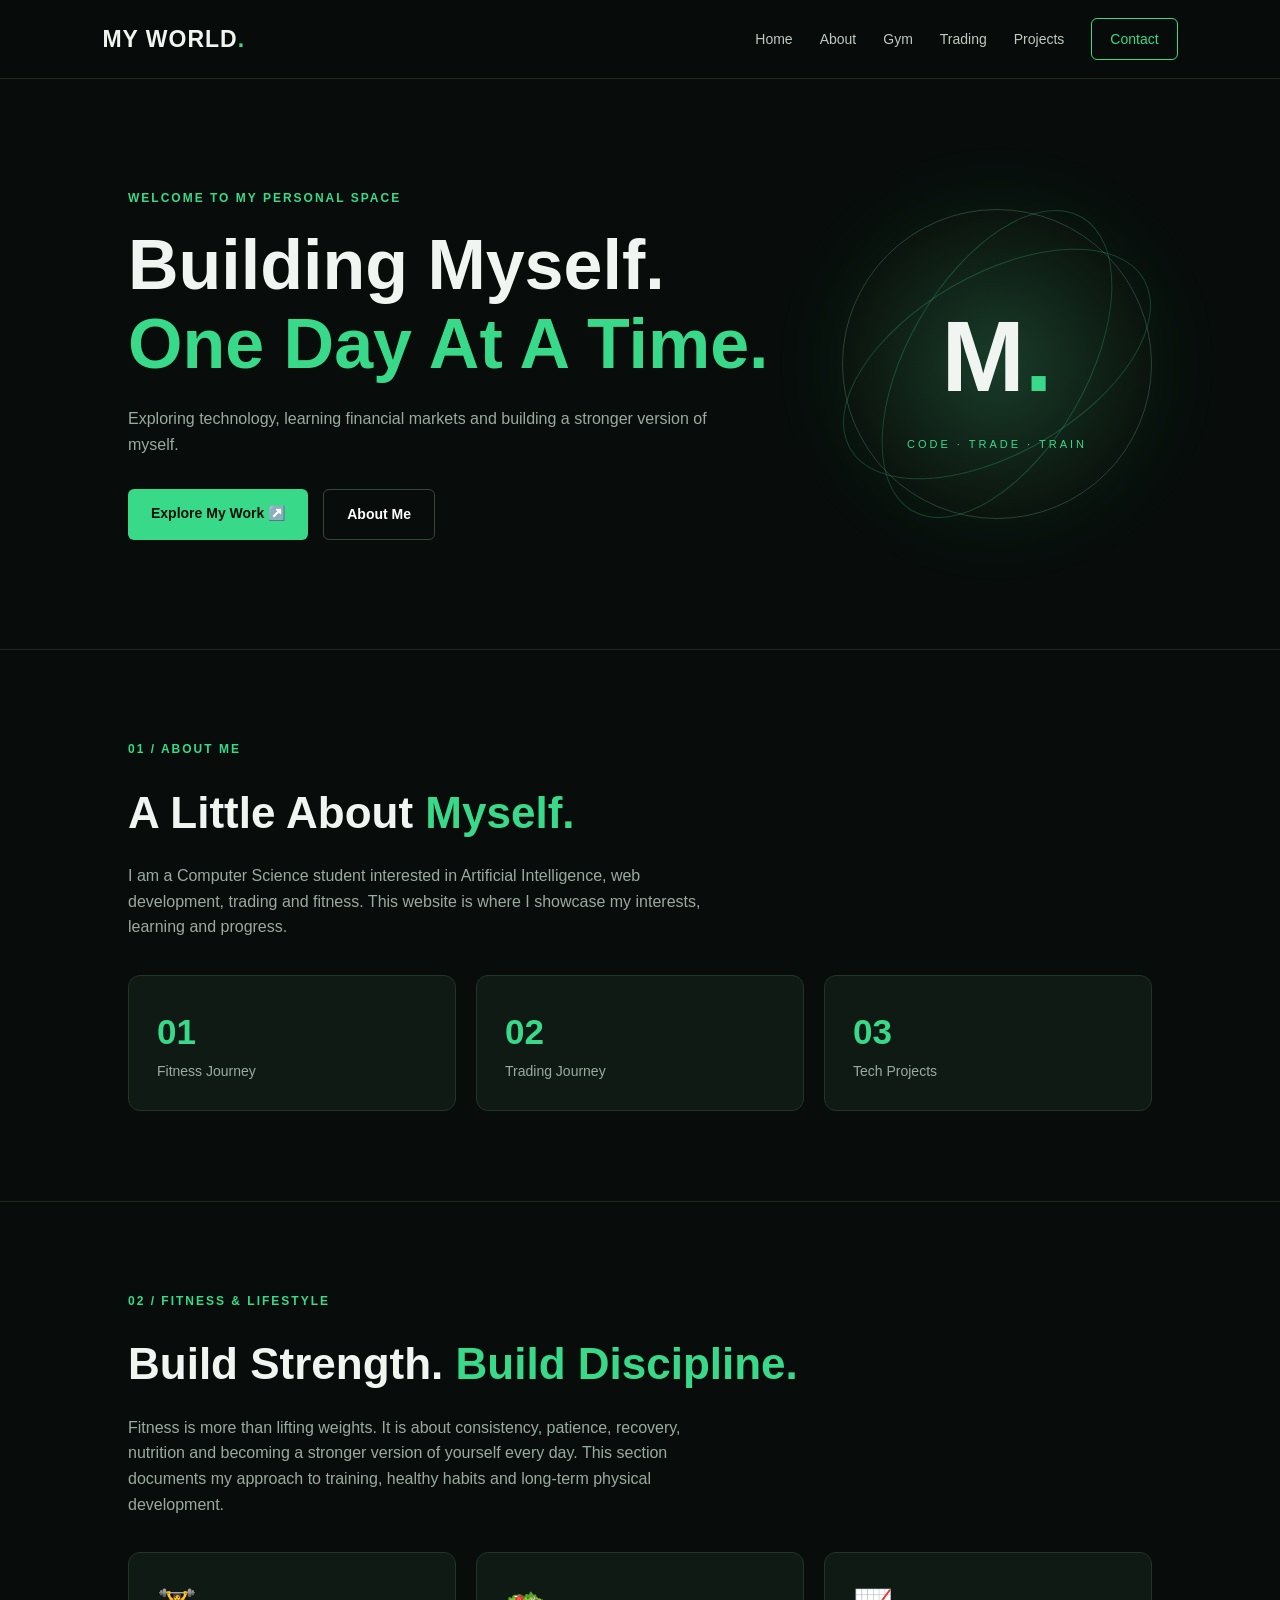
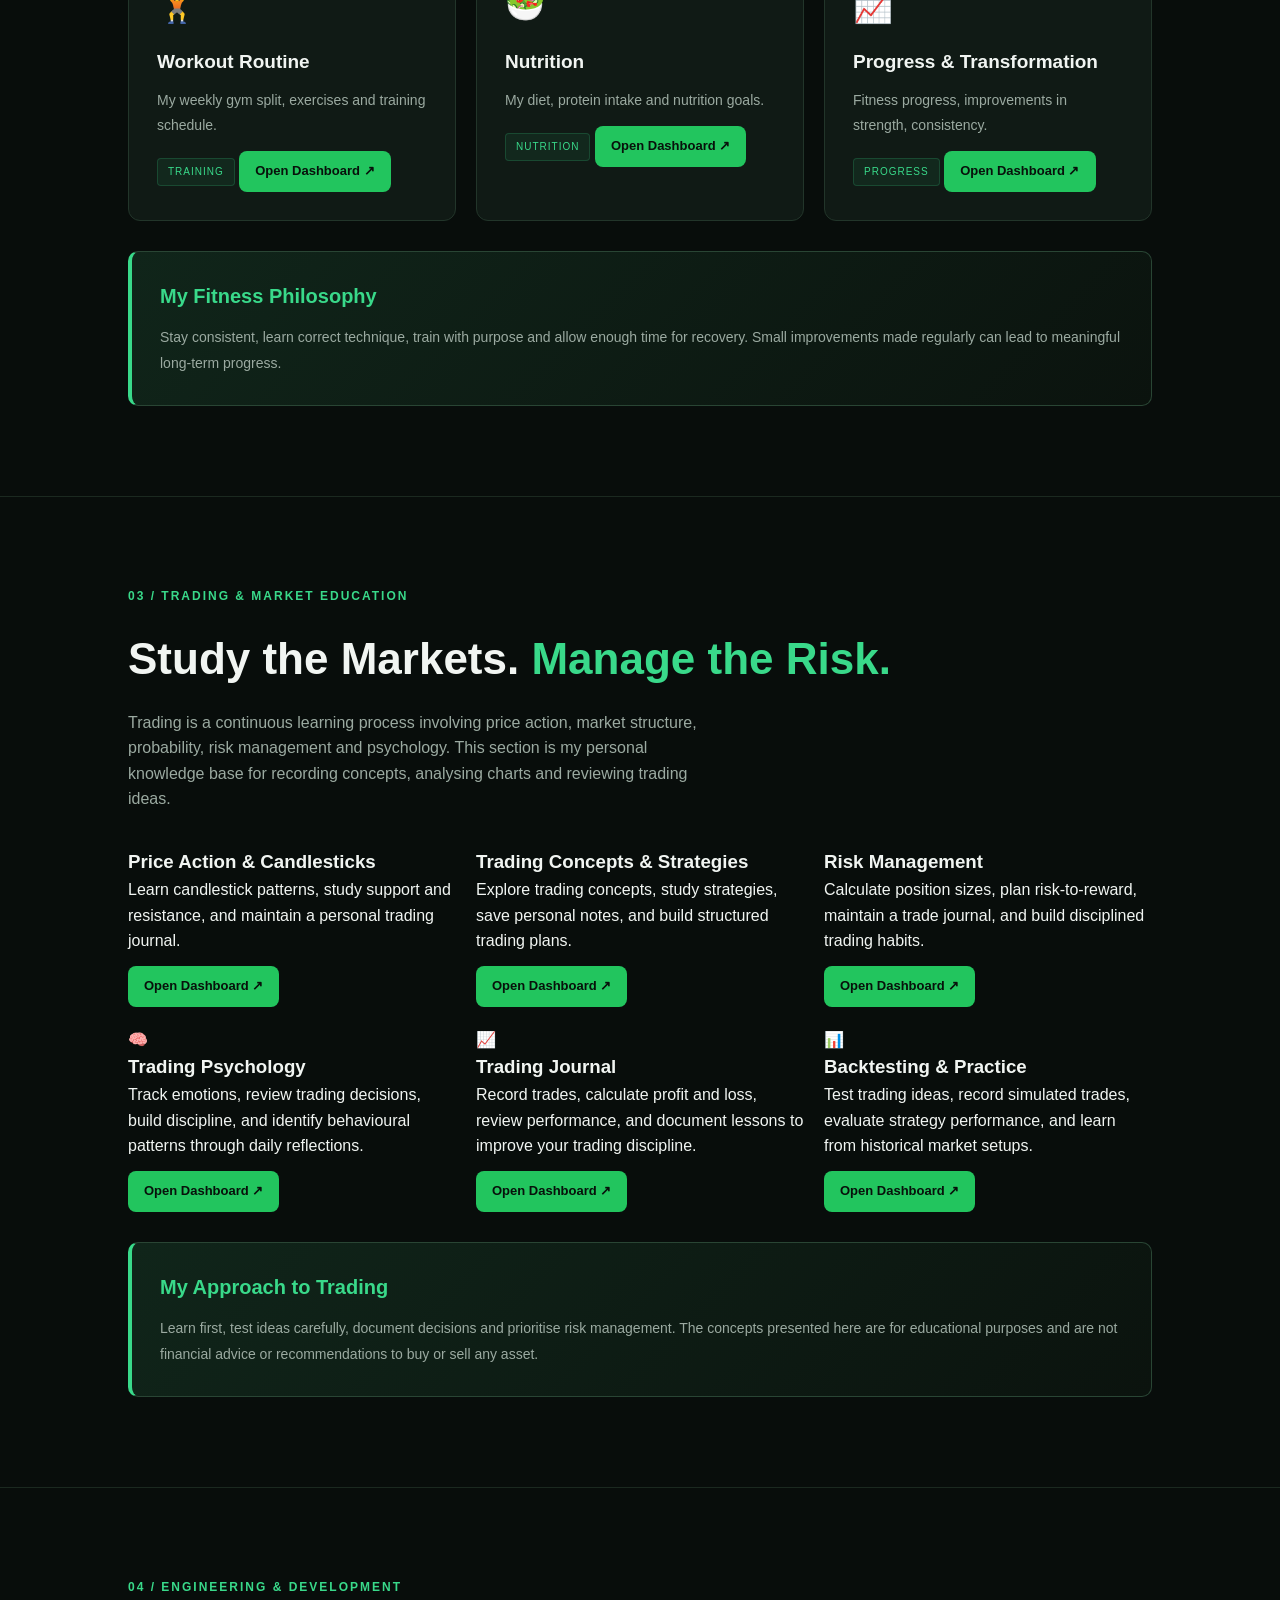
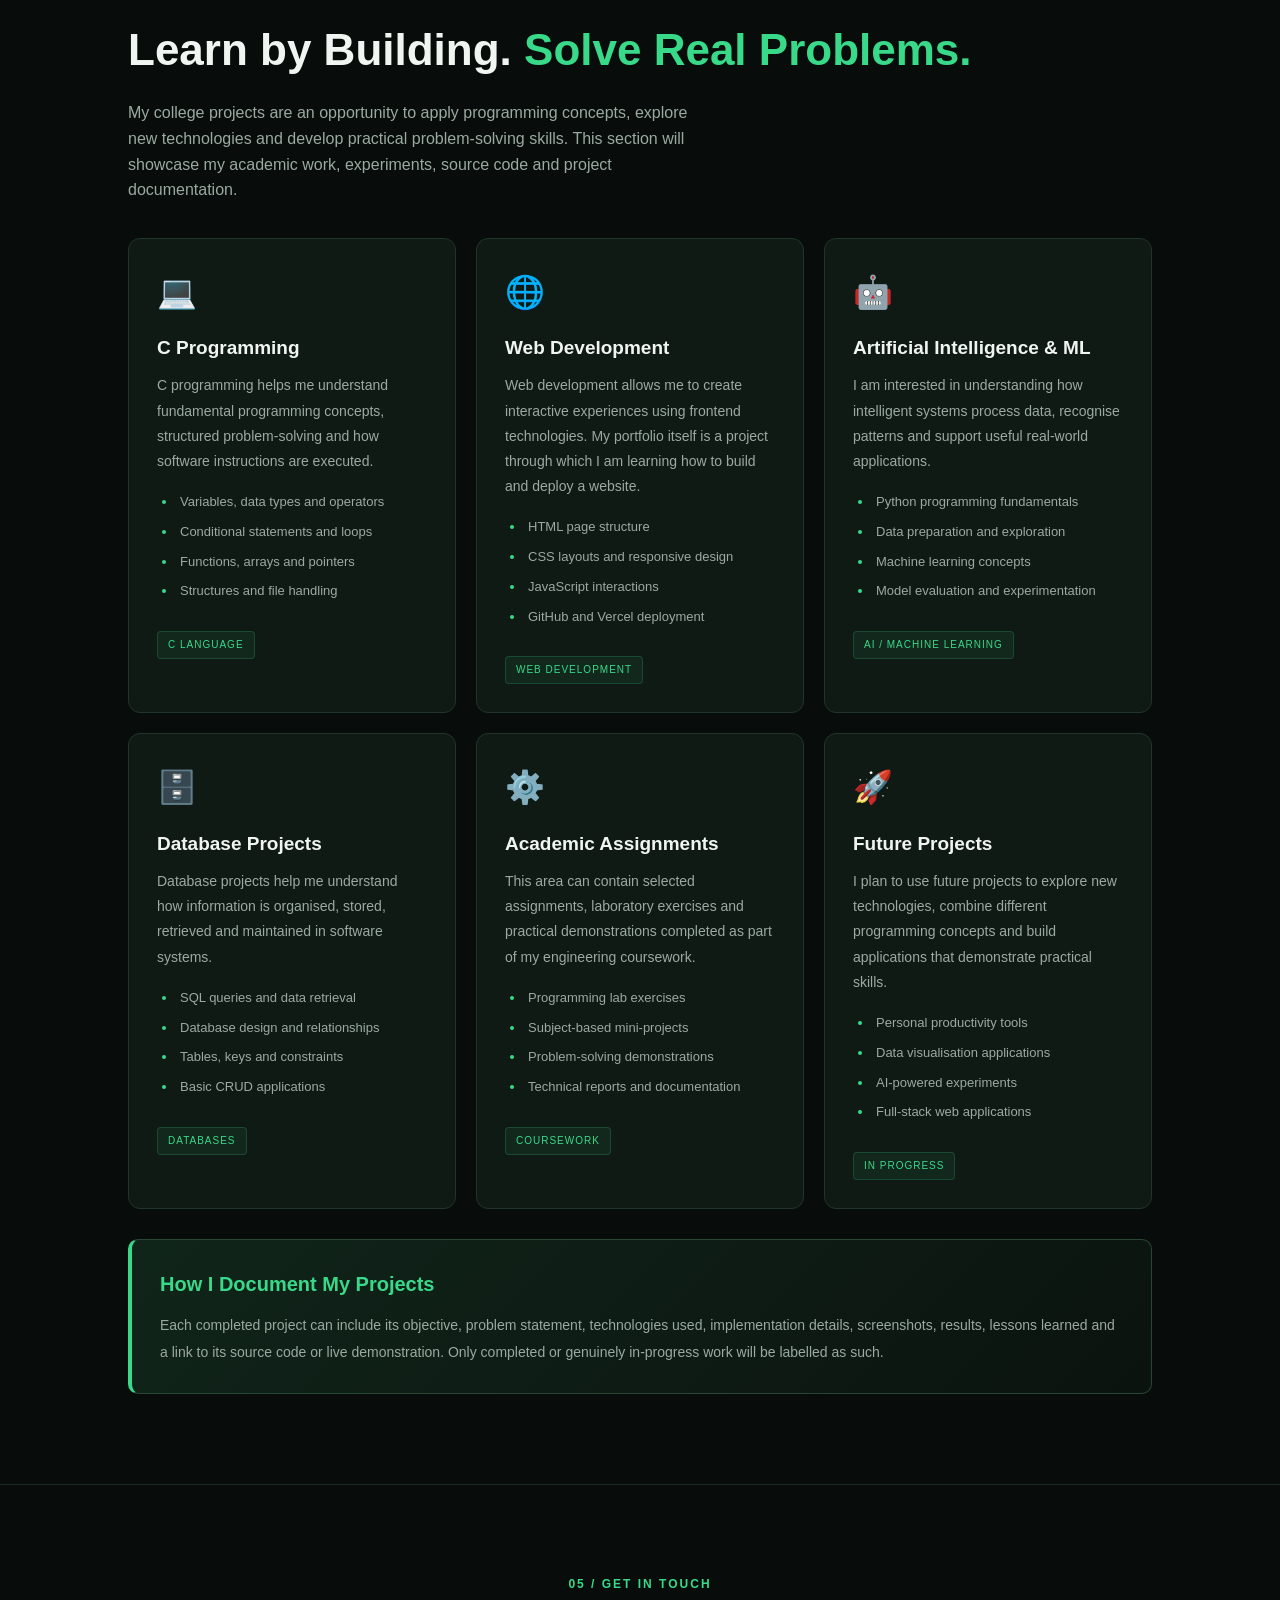
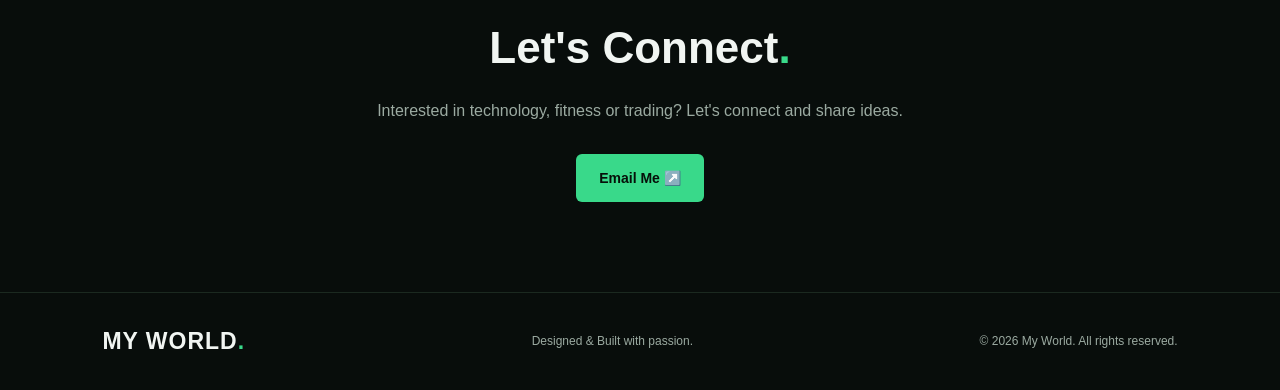
<file: index.html>
<!DOCTYPE html>
<html lang="en">

<head>
  <meta charset="UTF-8">
  <meta name="viewport" content="width=device-width, initial-scale=1.0">
  <meta name="description" content="My personal portfolio - Fitness, Trading and Technology.">
  <title>My World | Personal Portfolio</title>
  <link rel="stylesheet" href="style.css">
  <script src="script.js" defer></script>
</head>

<body>

  <!-- NAVIGATION -->
  <header class="navbar">
    <a href="#home" class="logo">MY WORLD<span>.</span></a>

    <button class="menu-toggle" id="menuToggle" aria-label="Toggle navigation" aria-expanded="false">
      ☰
    </button>

    <nav class="nav-links" id="navLinks">
      <a href="#home">Home</a>
      <a href="#about">About</a>
      <a href="#gym">Gym</a>
      <a href="#trading">Trading</a>
      <a href="#projects">Projects</a>
      <a href="#contact" class="contact-btn">Contact</a>
    </nav>
  </header>

  <main>
    <!-- HERO SECTION -->
    <section class="hero" id="home">
      <div class="hero-content">
        <p class="eyebrow">WELCOME TO MY PERSONAL SPACE</p>
        <h1>Building Myself.<br>
          <span>One Day At A Time.</span>
        </h1>
        <p class="hero-description">
          Exploring technology, learning financial markets
          and building a stronger version of myself.
        </p>

        <div class="hero-buttons">
          <a href="#projects" class="primary-btn">Explore My Work ↗️</a>
          <a href="#about" class="secondary-btn">About Me</a>
        </div>
      </div>

      <div class="hero-card">
        <div class="orbit orbit-one"></div>
        <div class="orbit orbit-two"></div>
        <div class="hero-symbol">M<span>.</span></div>
        <p>CODE · TRADE · TRAIN</p>
      </div>
    </section>

    <!-- ABOUT -->
    <section class="section" id="about">
      <p class="eyebrow">01 / ABOUT ME</p>
      <h2>A Little About <span>Myself.</span></h2>
      <p class="section-description">
        I am a Computer Science student interested in
        Artificial Intelligence, web development, trading
        and fitness. This website is where I showcase
        my interests, learning and progress.
      </p>

      <div class="stats">
        <div class="stat-card">
          <h3>01</h3>
          <p>Fitness Journey</p>
        </div>
        <div class="stat-card">
          <h3>02</h3>
          <p>Trading Journey</p>
        </div>
        <div class="stat-card">
          <h3>03</h3>
          <p>Tech Projects</p>
        </div>
      </div>
    </section>

    <!-- GYM SECTION -->
    <section class="section" id="gym">
      <p class="eyebrow">02 / FITNESS & LIFESTYLE</p>

      <h2>Build Strength. <span>Build Discipline.</span></h2>

      <p class="section-description">
        Fitness is more than lifting weights. It is about consistency,
        patience, recovery, nutrition and becoming a stronger version
        of yourself every day. This section documents my approach to
        training, healthy habits and long-term physical development.
      </p>

      <div class="feature-grid">

        
<article class="feature-card">
  <div class="card-icon">🏋️</div>

  <h3>Workout Routine</h3>

  <p>
    My weekly gym split, exercises and training schedule.
  </p>

  <span class="card-tag">TRAINING</span>

  <a href="workout.html" class="dashboard-link">
    Open Dashboard ↗
  </a>
</article>

        <article class="feature-card">
  <div class="card-icon">🥗</div>

  <h3>Nutrition</h3>

  <p>My diet, protein intake and nutrition goals.</p>

  <span class="card-tag">NUTRITION</span>

  <a href="nutrition.html" class="dashboard-link">
    Open Dashboard ↗
  </a>
</article>

        <article class="feature-card">
          <div class="card-icon">📈</div>
          <h3>Progress & Transformation</h3>

          <p>
            Fitness progress, improvements
            in strength, consistency.
          </p>

          <span class="card-tag">PROGRESS</span>

          <a href="progress.html" class="dashboard-link">
    Open Dashboard ↗
</a>

        </article>

      </div>

      <div class="info-panel">
        <h3>My Fitness Philosophy</h3>
        <p>
          Stay consistent, learn correct technique, train with purpose
          and allow enough time for recovery. Small improvements made
          regularly can lead to meaningful long-term progress.
        </p>
      </div>
    </section>


    <!-- TRADING SECTION -->
    <section class="section" id="trading">
      <p class="eyebrow">03 / TRADING & MARKET EDUCATION</p>

      <h2>Study the Markets. <span>Manage the Risk.</span></h2>

      <p class="section-description">
        Trading is a continuous learning process involving price action,
        market structure, probability, risk management and psychology.
        This section is my personal knowledge base for recording
        concepts, analysing charts and reviewing trading ideas.
      </p>

      <div class="feature-grid">

        <!-- Price Action & Candlesticks Dashboard -->
<div class="project-card">
    <div class="project-icon">
        <i class="fa-solid fa-chart-line"></i>
    </div>

    <h3>Price Action & Candlesticks</h3>

    <p>
        Learn candlestick patterns, study support and resistance,
        and maintain a personal trading journal.
    </p>

    <a href="price-action.html" class="dashboard-link">
        Open Dashboard
        <span>↗</span>
    </a>
</div>

        <div class="project-card">
    <div class="project-icon">
        <i class="fa-solid fa-chess"></i>
    </div>

    <h3>Trading Concepts & Strategies</h3>

    <p>
        Explore trading concepts, study strategies, save personal notes,
        and build structured trading plans.
    </p>

    <a href="trading-strategies.html" class="dashboard-link">
        Open Dashboard ↗
    </a>
</div>
        <div class="project-card">
    <div class="project-icon">
        <i class="fa-solid fa-shield-halved"></i>
    </div>

    <h3>Risk Management</h3>

    <p>
        Calculate position sizes, plan risk-to-reward,
        maintain a trade journal, and build disciplined trading habits.
    </p>

    <a href="risk-management.html" class="dashboard-link">
        Open Dashboard ↗
    </a>
</div>

        <div class="project-card">
    <div class="project-icon">
        🧠
    </div>

    <h3>Trading Psychology</h3>

    <p>
        Track emotions, review trading decisions, build discipline,
        and identify behavioural patterns through daily reflections.
    </p>

    <a href="trading-psychology.html" class="dashboard-link">
        Open Dashboard ↗
    </a>
</div>

        
<div class="project-card">
    <div class="project-icon">📈</div>

    <h3>Trading Journal</h3>

    <p>
        Record trades, calculate profit and loss, review performance,
        and document lessons to improve your trading discipline.
    </p>

    <a href="trading-journal.html" class="dashboard-link">
        Open Dashboard ↗
    </a>
</div>

        <div class="project-card">
    <div class="project-icon">📊</div>

    <h3>Backtesting & Practice</h3>

    <p>
        Test trading ideas, record simulated trades, evaluate strategy
        performance, and learn from historical market setups.
    </p>

    <a href="backtesting.html" class="dashboard-link">
        Open Dashboard ↗
    </a>
</div>

      </div>

      <div class="info-panel">
        <h3>My Approach to Trading</h3>
        <p>
          Learn first, test ideas carefully, document decisions and
          prioritise risk management. The concepts presented here are
          for educational purposes and are not financial advice or
          recommendations to buy or sell any asset.
        </p>
      </div>
    </section>


    <!-- COLLEGE PROJECTS SECTION -->
    <section class="section" id="projects">
      <p class="eyebrow">04 / ENGINEERING & DEVELOPMENT</p>

      <h2>Learn by Building. <span>Solve Real Problems.</span></h2>

      <p class="section-description">
        My college projects are an opportunity to apply programming
        concepts, explore new technologies and develop practical
        problem-solving skills. This section will showcase my academic
        work, experiments, source code and project documentation.
      </p>

      <div class="feature-grid">

        <article class="feature-card">
          <div class="card-icon">💻</div>
          <h3>C Programming</h3>

          <p>
            C programming helps me understand fundamental programming
            concepts, structured problem-solving and how software
            instructions are executed.
          </p>

          <ul class="detail-list">
            <li>Variables, data types and operators</li>
            <li>Conditional statements and loops</li>
            <li>Functions, arrays and pointers</li>
            <li>Structures and file handling</li>
          </ul>

          <span class="card-tag">C LANGUAGE</span>
        </article>

        <article class="feature-card">
          <div class="card-icon">🌐</div>
          <h3>Web Development</h3>

          <p>
            Web development allows me to create interactive experiences
            using frontend technologies. My portfolio itself is a project
            through which I am learning how to build and deploy a website.
          </p>

          <ul class="detail-list">
            <li>HTML page structure</li>
            <li>CSS layouts and responsive design</li>
            <li>JavaScript interactions</li>
            <li>GitHub and Vercel deployment</li>
          </ul>

          <span class="card-tag">WEB DEVELOPMENT</span>
        </article>

        <article class="feature-card">
          <div class="card-icon">🤖</div>
          <h3>Artificial Intelligence & ML</h3>

          <p>
            I am interested in understanding how intelligent systems
            process data, recognise patterns and support useful
            real-world applications.
          </p>

          <ul class="detail-list">
            <li>Python programming fundamentals</li>
            <li>Data preparation and exploration</li>
            <li>Machine learning concepts</li>
            <li>Model evaluation and experimentation</li>
          </ul>

          <span class="card-tag">AI / MACHINE LEARNING</span>
        </article>

        <article class="feature-card">
          <div class="card-icon">🗄️</div>
          <h3>Database Projects</h3>

          <p>
            Database projects help me understand how information is
            organised, stored, retrieved and maintained in software systems.
          </p>

          <ul class="detail-list">
            <li>SQL queries and data retrieval</li>
            <li>Database design and relationships</li>
            <li>Tables, keys and constraints</li>
            <li>Basic CRUD applications</li>
          </ul>

          <span class="card-tag">DATABASES</span>
        </article>

        <article class="feature-card">
          <div class="card-icon">⚙️</div>
          <h3>Academic Assignments</h3>

          <p>
            This area can contain selected assignments, laboratory
            exercises and practical demonstrations completed as part
            of my engineering coursework.
          </p>

          <ul class="detail-list">
            <li>Programming lab exercises</li>
            <li>Subject-based mini-projects</li>
            <li>Problem-solving demonstrations</li>
            <li>Technical reports and documentation</li>
          </ul>

          <span class="card-tag">COURSEWORK</span>
        </article>

        <article class="feature-card">
          <div class="card-icon">🚀</div>
          <h3>Future Projects</h3>

          <p>
            I plan to use future projects to explore new technologies,
            combine different programming concepts and build applications
            that demonstrate practical skills.
          </p>

          <ul class="detail-list">
            <li>Personal productivity tools</li>
            <li>Data visualisation applications</li>
            <li>AI-powered experiments</li>
            <li>Full-stack web applications</li>
          </ul>

          <span class="card-tag">IN PROGRESS</span>
        </article>

      </div>

      <div class="info-panel">
        <h3>How I Document My Projects</h3>
        <p>
          Each completed project can include its objective, problem
          statement, technologies used, implementation details,
          screenshots, results, lessons learned and a link to its
          source code or live demonstration. Only completed or
          genuinely in-progress work will be labelled as such.
        </p>
      </div>
    </section>

    <!-- CONTACT -->
    <section class="section contact-section" id="contact">
      <p class="eyebrow">05 / GET IN TOUCH</p>
      <h2>Let's Connect<span>.</span></h2>
      <p class="section-description">
        Interested in technology, fitness or trading?
        Let's connect and share ideas.
      </p>

      <a href="mailto:shivaprakash.tech01@gmail.com" class="primary-btn">
        Email Me ↗️
      </a>
    </section>
  </main>

  <!-- FOOTER -->
  <footer>
    <a href="#home" class="logo">MY WORLD<span>.</span></a>
    <p>Designed & Built with passion.</p>
    <p>©️ <span id="year"></span> My World. All rights reserved.</p>
  </footer>

</body>

</html>
</file>
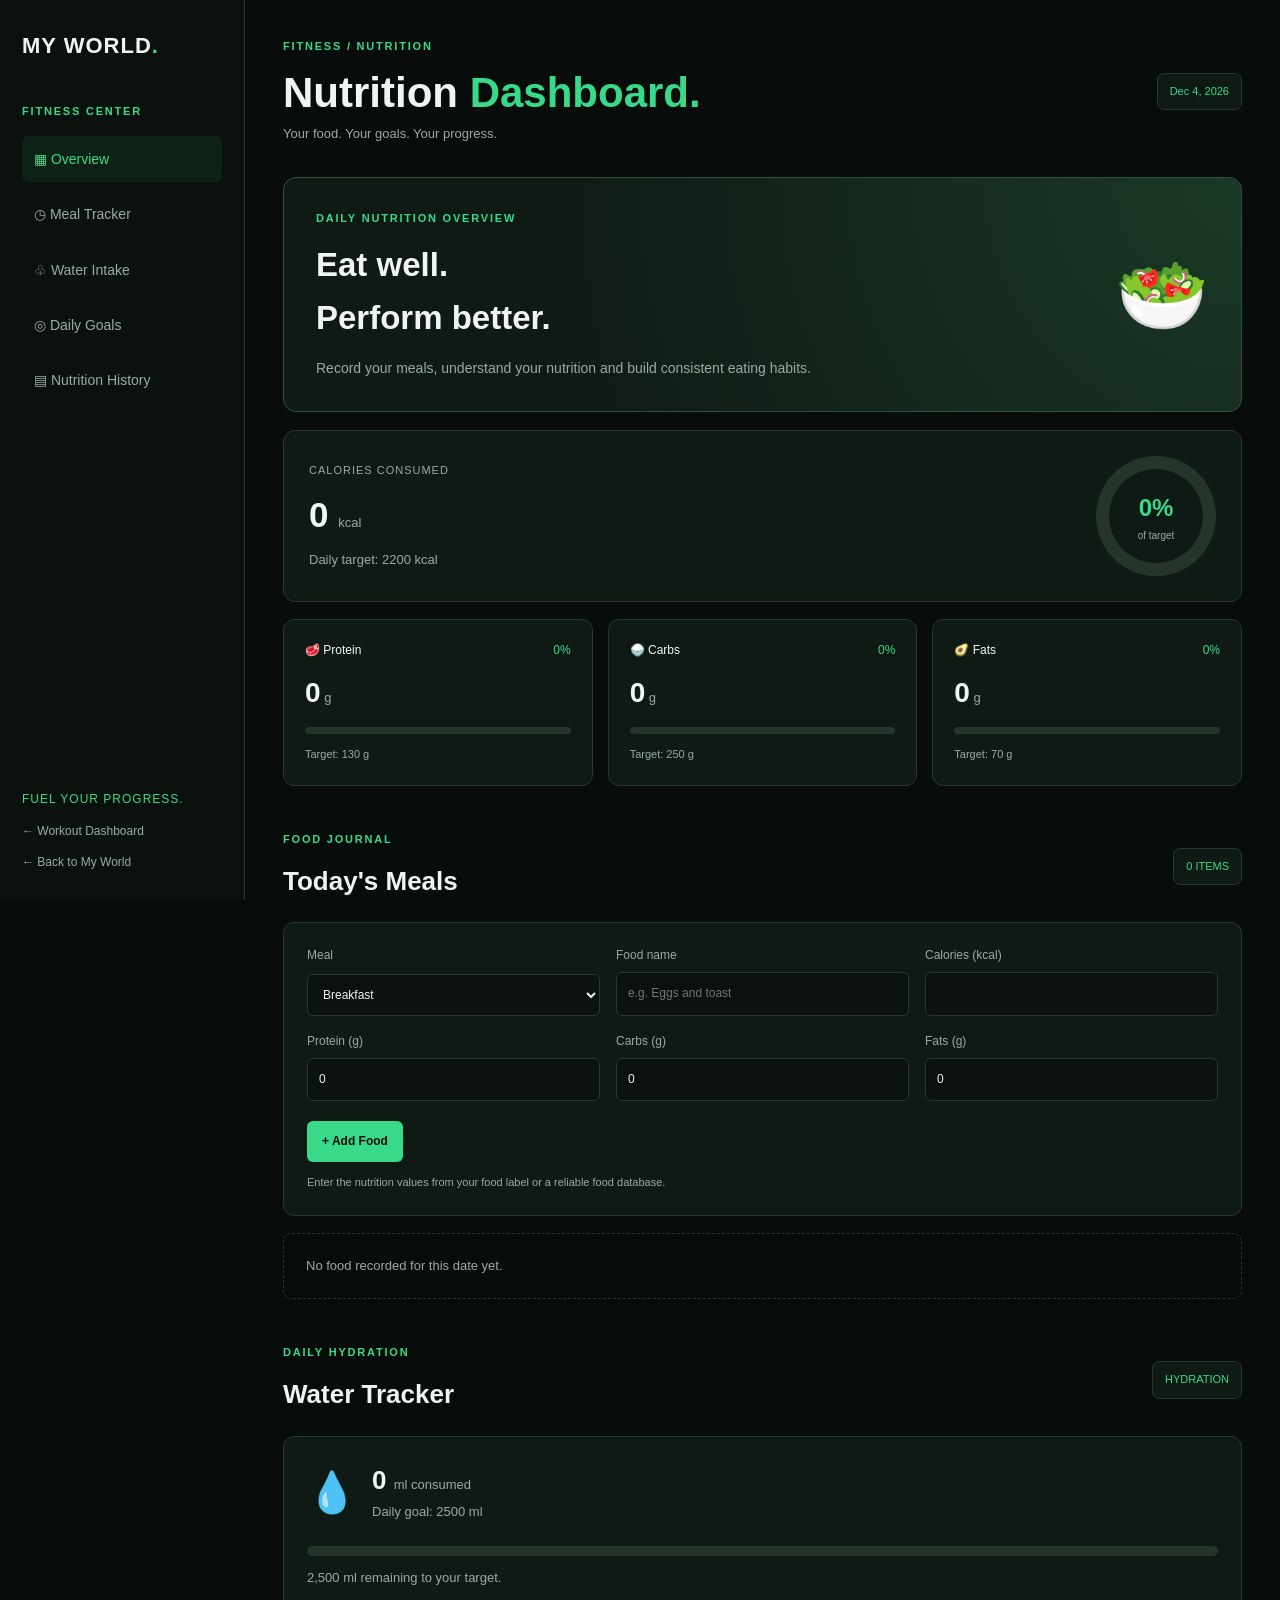
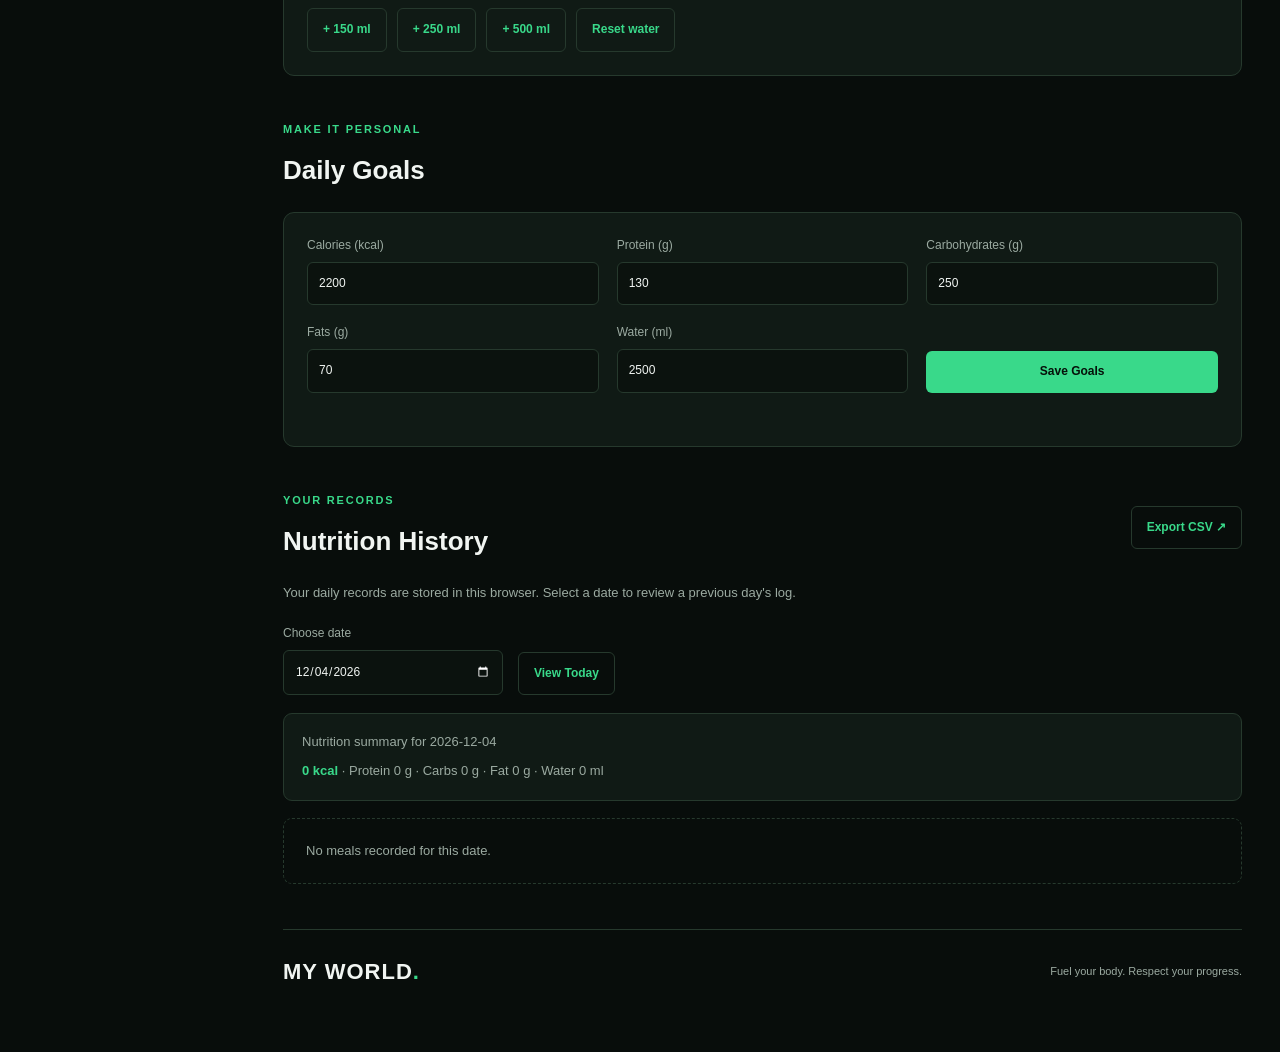
<file: nutrition.html>
<!DOCTYPE html>
<html lang="en">
<head>
  <meta charset="UTF-8">
  <meta name="viewport" content="width=device-width, initial-scale=1.0">

  <meta name="description"
        content="Track daily calories, protein, meals and hydration.">

  <title>Nutrition & Diet | My World</title>

  <link rel="stylesheet" href="nutrition.css">
  <script src="nutrition.js" defer></script>
</head>

<body>

  <!-- SIDEBAR -->
  <aside class="sidebar">
    <a href="index.html" class="brand">MY WORLD<span>.</span></a>

    <p class="sidebar-label">FITNESS CENTER</p>

    <nav>
      <a href="#overview" class="nav-item active">▦ Overview</a>
      <a href="#meals" class="nav-item">◷ Meal Tracker</a>
      <a href="#water" class="nav-item">♧ Water Intake</a>
      <a href="#goals" class="nav-item">◎ Daily Goals</a>
      <a href="#history" class="nav-item">▤ Nutrition History</a>
    </nav>

    <div class="sidebar-bottom">
      <p>FUEL YOUR PROGRESS.</p>
      <a href="workout.html">← Workout Dashboard</a>
      <a href="index.html">← Back to My World</a>
    </div>
  </aside>

  <!-- MAIN CONTENT -->
  <main class="main-content">

    <header class="topbar">
      <div>
        <p class="eyebrow">FITNESS / NUTRITION</p>
        <h1>Nutrition <span>Dashboard.</span></h1>
        <p class="muted">Your food. Your goals. Your progress.</p>
      </div>

      <div class="date-badge" id="todayDate"></div>
    </header>

    <!-- OVERVIEW -->
    <section id="overview" class="section">

      <div class="welcome-card">
        <div>
          <p class="eyebrow">DAILY NUTRITION OVERVIEW</p>
          <h2>Eat well.<br>Perform better.</h2>
          <p>
            Record your meals, understand your nutrition
            and build consistent eating habits.
          </p>
        </div>

        <div class="welcome-icon">🥗</div>
      </div>

      <!-- CALORIE CARD -->
      <div class="calorie-card">
        <div>
          <p class="card-label">CALORIES CONSUMED</p>
          <h2>
            <span id="caloriesConsumed">0</span>
            <small>kcal</small>
          </h2>

          <p class="muted">
            Daily target:
            <span id="calorieTargetLabel">2200</span> kcal
          </p>
        </div>

        <div class="calorie-circle" id="calorieCircle">
          <div>
            <strong id="caloriePercent">0%</strong>
            <small>of target</small>
          </div>
        </div>
      </div>

      <!-- MACROS -->
      <div class="macro-grid">

        <article class="macro-card">
          <div class="macro-heading">
            <span>🥩 Protein</span>
            <span id="proteinPercent">0%</span>
          </div>

          <h3><span id="proteinConsumed">0</span><small> g</small></h3>

          <div class="progress-track">
            <div id="proteinBar" class="progress-fill"></div>
          </div>

          <p>Target: <span id="proteinTargetLabel">130</span> g</p>
        </article>

        <article class="macro-card">
          <div class="macro-heading">
            <span>🍚 Carbs</span>
            <span id="carbsPercent">0%</span>
          </div>

          <h3><span id="carbsConsumed">0</span><small> g</small></h3>

          <div class="progress-track">
            <div id="carbsBar" class="progress-fill"></div>
          </div>

          <p>Target: <span id="carbsTargetLabel">250</span> g</p>
        </article>

        <article class="macro-card">
          <div class="macro-heading">
            <span>🥑 Fats</span>
            <span id="fatPercent">0%</span>
          </div>

          <h3><span id="fatConsumed">0</span><small> g</small></h3>

          <div class="progress-track">
            <div id="fatBar" class="progress-fill"></div>
          </div>

          <p>Target: <span id="fatTargetLabel">70</span> g</p>
        </article>

      </div>
    </section>

    <!-- MEAL TRACKER -->
    <section id="meals" class="section">

      <div class="section-heading">
        <div>
          <p class="eyebrow">FOOD JOURNAL</p>
          <h2>Today's Meals</h2>
        </div>

        <span class="section-tag" id="mealCount">0 ITEMS</span>
      </div>

      <form id="mealForm" class="meal-form">

        <div class="form-grid">

          <label>
            Meal
            <select id="mealType">
              <option>Breakfast</option>
              <option>Lunch</option>
              <option>Dinner</option>
              <option>Snack</option>
            </select>
          </label>

          <label>
            Food name
            <input
              id="foodName"
              type="text"
              placeholder="e.g. Eggs and toast"
              maxlength="100"
              required
            >
          </label>

          <label>
            Calories (kcal)
            <input id="foodCalories" type="number"
                   min="0" max="10000" step="1" required>
          </label>

          <label>
            Protein (g)
            <input id="foodProtein" type="number"
                   min="0" max="1000" step="0.1" value="0" required>
          </label>

          <label>
            Carbs (g)
            <input id="foodCarbs" type="number"
                   min="0" max="1000" step="0.1" value="0" required>
          </label>

          <label>
            Fats (g)
            <input id="foodFat" type="number"
                   min="0" max="1000" step="0.1" value="0" required>
          </label>

        </div>

        <button type="submit" class="primary-btn">
          + Add Food
        </button>

        <p class="form-note">
          Enter the nutrition values from your food label
          or a reliable food database.
        </p>

      </form>

      <div id="mealList" class="meal-list"></div>

    </section>

    <!-- WATER TRACKER -->
    <section id="water" class="section">

      <div class="section-heading">
        <div>
          <p class="eyebrow">DAILY HYDRATION</p>
          <h2>Water Tracker</h2>
        </div>

        <span class="section-tag">HYDRATION</span>
      </div>

      <div class="water-card">

        <div class="water-summary">
          <span class="water-icon">💧</span>

          <div>
            <h3>
              <span id="waterConsumed">0</span>
              <small>ml consumed</small>
            </h3>

            <p class="muted">
              Daily goal:
              <span id="waterTargetLabel">2500</span> ml
            </p>
          </div>
        </div>

        <div class="progress-track water-track">
          <div id="waterBar" class="progress-fill"></div>
        </div>

        <p id="waterMessage" class="muted">
          Log a drink to start tracking your hydration.
        </p>

        <div class="water-buttons">
          <button class="secondary-btn" data-water="150">+ 150 ml</button>
          <button class="secondary-btn" data-water="250">+ 250 ml</button>
          <button class="secondary-btn" data-water="500">+ 500 ml</button>
          <button class="secondary-btn" id="resetWater">Reset water</button>
        </div>

      </div>
    </section>

    <!-- GOALS -->
    <section id="goals" class="section">

      <div class="section-heading">
        <div>
          <p class="eyebrow">MAKE IT PERSONAL</p>
          <h2>Daily Goals</h2>
        </div>
      </div>

      <form id="goalsForm" class="goals-card">

        <label>
          Calories (kcal)
          <input id="goalCalories" type="number"
                 min="1" max="20000" required>
        </label>

        <label>
          Protein (g)
          <input id="goalProtein" type="number"
                 min="1" max="1000" required>
        </label>

        <label>
          Carbohydrates (g)
          <input id="goalCarbs" type="number"
                 min="1" max="2000" required>
        </label>

        <label>
          Fats (g)
          <input id="goalFat" type="number"
                 min="1" max="1000" required>
        </label>

        <label>
          Water (ml)
          <input id="goalWater" type="number"
                 min="1" max="10000" required>
        </label>

        <button type="submit" class="primary-btn">
          Save Goals
        </button>

        <p id="goalMessage" class="form-note" aria-live="polite"></p>

      </form>

    </section>

    <!-- HISTORY -->
    <section id="history" class="section">

      <div class="section-heading">
        <div>
          <p class="eyebrow">YOUR RECORDS</p>
          <h2>Nutrition History</h2>
        </div>

        <button id="exportData" class="secondary-btn">
          Export CSV ↗
        </button>
      </div>

      <p class="muted history-description">
        Your daily records are stored in this browser.
        Select a date to review a previous day's log.
      </p>

      <div class="history-controls">
        <label>
          Choose date
          <input id="historyDate" type="date">
        </label>

        <button id="viewToday" class="secondary-btn">
          View Today
        </button>
      </div>

      <div id="historySummary" class="history-summary"></div>

      <div id="historyMeals" class="meal-list"></div>

    </section>

    <footer>
      <a href="index.html" class="brand">MY WORLD<span>.</span></a>
      <p>Fuel your body. Respect your progress.</p>
    </footer>

  </main>

</body>
</html>
</file>
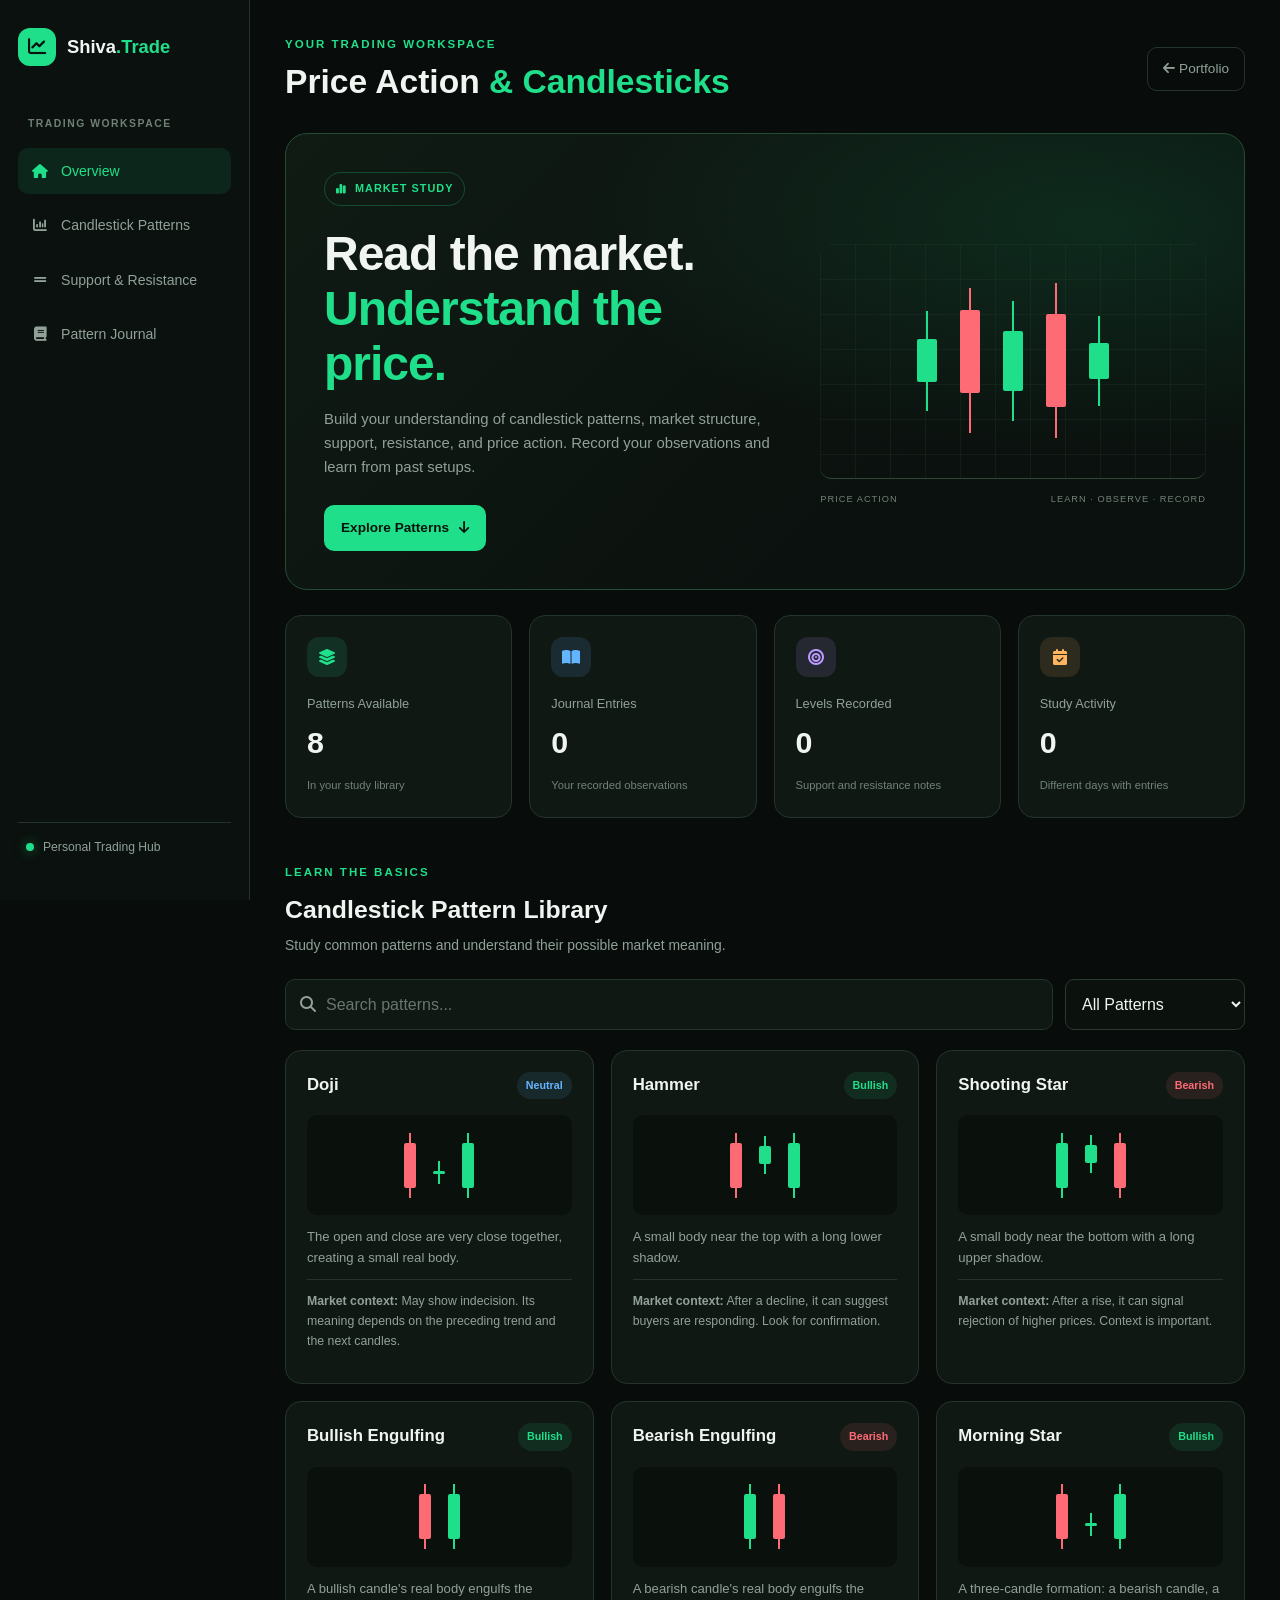
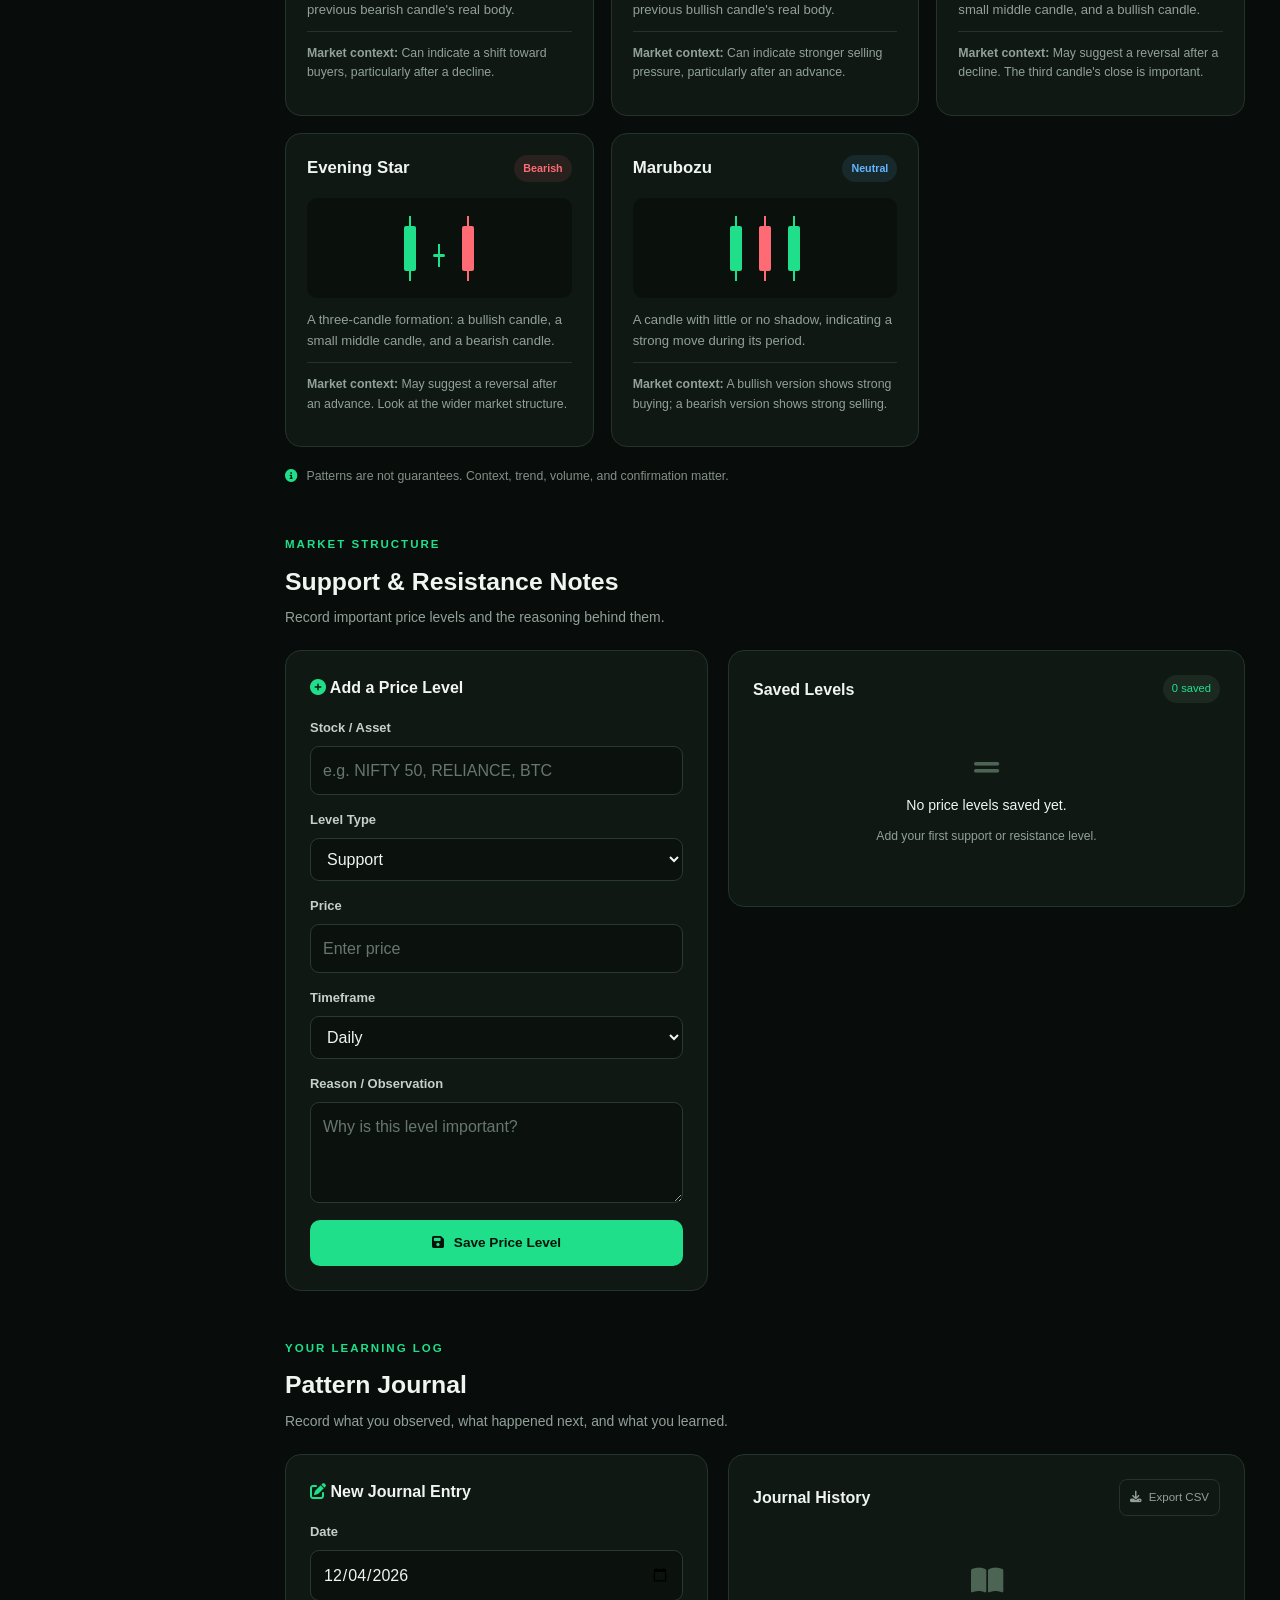
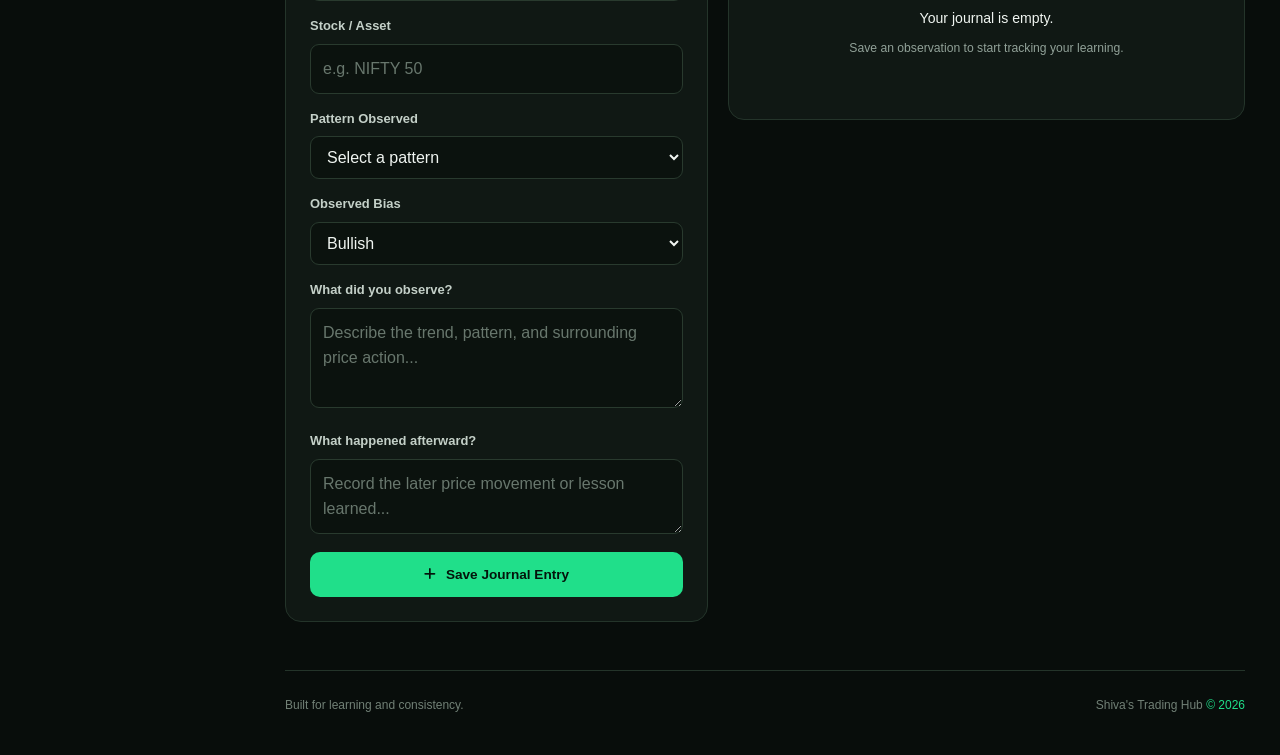
<file: price-action.html>
<!DOCTYPE html>
<html lang="en">
<head>
    <meta charset="UTF-8">
    <meta name="viewport" content="width=device-width, initial-scale=1.0">

    <title>Price Action | Shiva's Trading Hub</title>

    <link rel="stylesheet" href="price-action.css">

    <!-- Icons -->
    <link
        rel="stylesheet"
        href="https://cdnjs.cloudflare.com/ajax/libs/font-awesome/6.5.2/css/all.min.css"
    >
</head>

<body>

    <div class="dashboard">

        <!-- Sidebar -->
        <aside class="sidebar">
            <a href="index.html" class="brand">
                <span class="brand-icon">
                    <i class="fa-solid fa-chart-line"></i>
                </span>
                <span>Shiva<span class="green-text">.Trade</span></span>
            </a>

            <div class="sidebar-label">TRADING WORKSPACE</div>

            <nav class="sidebar-nav">
                <a href="#overview" class="nav-link active">
                    <i class="fa-solid fa-house"></i>
                    Overview
                </a>

                <a href="#patterns" class="nav-link">
                    <i class="fa-solid fa-chart-column"></i>
                    Candlestick Patterns
                </a>

                <a href="#levels" class="nav-link">
                    <i class="fa-solid fa-grip-lines"></i>
                    Support & Resistance
                </a>

                <a href="#journal" class="nav-link">
                    <i class="fa-solid fa-book"></i>
                    Pattern Journal
                </a>
            </nav>

            <div class="sidebar-bottom">
                <div class="status-dot"></div>
                <span>Personal Trading Hub</span>
            </div>
        </aside>

        <!-- Main Content -->
        <main class="main-content">

            <!-- Topbar -->
            <header class="topbar">
                <div>
                    <p class="eyebrow">YOUR TRADING WORKSPACE</p>
                    <h1>Price Action <span class="green-text">& Candlesticks</span></h1>
                </div>

                <a href="index.html" class="back-button">
                    <i class="fa-solid fa-arrow-left"></i>
                    Portfolio
                </a>
            </header>

            <!-- Overview -->
            <section id="overview" class="hero-card">
                <div class="hero-content">
                    <span class="badge">
                        <i class="fa-solid fa-chart-simple"></i>
                        MARKET STUDY
                    </span>

                    <h2>Read the market.<br>
                        <span class="green-text">Understand the price.</span>
                    </h2>

                    <p>
                        Build your understanding of candlestick patterns,
                        market structure, support, resistance, and price action.
                        Record your observations and learn from past setups.
                    </p>

                    <a href="#patterns" class="primary-button">
                        Explore Patterns
                        <i class="fa-solid fa-arrow-down"></i>
                    </a>
                </div>

                <div class="candle-illustration" aria-label="Decorative candlestick illustration">
                    <div class="candle candle-one">
                        <span class="wick"></span>
                        <span class="body"></span>
                    </div>

                    <div class="candle candle-two bearish">
                        <span class="wick"></span>
                        <span class="body"></span>
                    </div>

                    <div class="candle candle-three">
                        <span class="wick"></span>
                        <span class="body"></span>
                    </div>

                    <div class="candle candle-four bearish">
                        <span class="wick"></span>
                        <span class="body"></span>
                    </div>

                    <div class="candle candle-five">
                        <span class="wick"></span>
                        <span class="body"></span>
                    </div>

                    <div class="chart-caption">
                        <span>PRICE ACTION</span>
                        <span>LEARN · OBSERVE · RECORD</span>
                    </div>
                </div>
            </section>

            <!-- Statistics -->
            <section class="stats-grid">

                <article class="stat-card">
                    <div class="stat-icon green-icon">
                        <i class="fa-solid fa-layer-group"></i>
                    </div>
                    <p>Patterns Available</p>
                    <h3 id="patternCount">8</h3>
                    <span class="stat-caption">In your study library</span>
                </article>

                <article class="stat-card">
                    <div class="stat-icon blue-icon">
                        <i class="fa-solid fa-book-open"></i>
                    </div>
                    <p>Journal Entries</p>
                    <h3 id="journalCount">0</h3>
                    <span class="stat-caption">Your recorded observations</span>
                </article>

                <article class="stat-card">
                    <div class="stat-icon purple-icon">
                        <i class="fa-solid fa-bullseye"></i>
                    </div>
                    <p>Levels Recorded</p>
                    <h3 id="levelCount">0</h3>
                    <span class="stat-caption">Support and resistance notes</span>
                </article>

                <article class="stat-card">
                    <div class="stat-icon orange-icon">
                        <i class="fa-solid fa-calendar-check"></i>
                    </div>
                    <p>Study Activity</p>
                    <h3 id="studyDays">0</h3>
                    <span class="stat-caption">Different days with entries</span>
                </article>

            </section>

            <!-- Candlestick Patterns -->
            <section id="patterns" class="content-section">

                <div class="section-heading">
                    <div>
                        <p class="eyebrow">LEARN THE BASICS</p>
                        <h2>Candlestick Pattern Library</h2>
                        <p class="section-description">
                            Study common patterns and understand their possible market meaning.
                        </p>
                    </div>
                </div>

                <!-- Search and Filters -->
                <div class="filter-bar">
                    <div class="search-box">
                        <i class="fa-solid fa-magnifying-glass"></i>
                        <input
                            type="search"
                            id="patternSearch"
                            placeholder="Search patterns..."
                            aria-label="Search candlestick patterns"
                        >
                    </div>

                    <select id="patternFilter" aria-label="Filter patterns">
                        <option value="all">All Patterns</option>
                        <option value="bullish">Bullish</option>
                        <option value="bearish">Bearish</option>
                        <option value="neutral">Neutral</option>
                    </select>
                </div>

                <div id="patternGrid" class="pattern-grid">
                    <!-- Pattern cards are added by JavaScript -->
                </div>

                <p class="disclaimer">
                    <i class="fa-solid fa-circle-info"></i>
                    Patterns are not guarantees. Context, trend, volume, and confirmation matter.
                </p>

            </section>

            <!-- Support and Resistance -->
            <section id="levels" class="content-section">

                <div class="section-heading">
                    <div>
                        <p class="eyebrow">MARKET STRUCTURE</p>
                        <h2>Support & Resistance Notes</h2>
                        <p class="section-description">
                            Record important price levels and the reasoning behind them.
                        </p>
                    </div>
                </div>

                <div class="two-column-layout">

                    <form id="levelForm" class="panel">
                        <h3>
                            <i class="fa-solid fa-plus-circle green-text"></i>
                            Add a Price Level
                        </h3>

                        <label for="levelSymbol">Stock / Asset</label>
                        <input
                            type="text"
                            id="levelSymbol"
                            placeholder="e.g. NIFTY 50, RELIANCE, BTC"
                            required
                        >

                        <label for="levelType">Level Type</label>
                        <select id="levelType" required>
                            <option value="Support">Support</option>
                            <option value="Resistance">Resistance</option>
                        </select>

                        <label for="levelPrice">Price</label>
                        <input
                            type="number"
                            id="levelPrice"
                            min="0.01"
                            step="any"
                            placeholder="Enter price"
                            required
                        >

                        <label for="levelTimeframe">Timeframe</label>
                        <select id="levelTimeframe">
                            <option>5 minutes</option>
                            <option>15 minutes</option>
                            <option>1 hour</option>
                            <option>4 hours</option>
                            <option selected>Daily</option>
                            <option>Weekly</option>
                            <option>Monthly</option>
                        </select>

                        <label for="levelNotes">Reason / Observation</label>
                        <textarea
                            id="levelNotes"
                            rows="3"
                            placeholder="Why is this level important?"
                        ></textarea>

                        <button type="submit" class="primary-button full-width">
                            <i class="fa-solid fa-floppy-disk"></i>
                            Save Price Level
                        </button>
                    </form>

                    <div class="panel">
                        <div class="panel-title-row">
                            <h3>Saved Levels</h3>
                            <span class="count-pill" id="savedLevelBadge">0 saved</span>
                        </div>

                        <div id="levelsList" class="saved-list">
                            <div class="empty-state">
                                <i class="fa-solid fa-grip-lines"></i>
                                <p>No price levels saved yet.</p>
                                <span>Add your first support or resistance level.</span>
                            </div>
                        </div>
                    </div>

                </div>
            </section>

            <!-- Pattern Journal -->
            <section id="journal" class="content-section">

                <div class="section-heading">
                    <div>
                        <p class="eyebrow">YOUR LEARNING LOG</p>
                        <h2>Pattern Journal</h2>
                        <p class="section-description">
                            Record what you observed, what happened next, and what you learned.
                        </p>
                    </div>
                </div>

                <div class="two-column-layout">

                    <form id="journalForm" class="panel">

                        <h3>
                            <i class="fa-solid fa-pen-to-square green-text"></i>
                            New Journal Entry
                        </h3>

                        <label for="journalDate">Date</label>
                        <input type="date" id="journalDate" required>

                        <label for="journalSymbol">Stock / Asset</label>
                        <input
                            type="text"
                            id="journalSymbol"
                            placeholder="e.g. NIFTY 50"
                            required
                        >

                        <label for="journalPattern">Pattern Observed</label>
                        <select id="journalPattern" required>
                            <option value="">Select a pattern</option>
                            <option>Doji</option>
                            <option>Hammer</option>
                            <option>Shooting Star</option>
                            <option>Bullish Engulfing</option>
                            <option>Bearish Engulfing</option>
                            <option>Morning Star</option>
                            <option>Evening Star</option>
                            <option>Marubozu</option>
                            <option>Other</option>
                        </select>

                        <label for="journalBias">Observed Bias</label>
                        <select id="journalBias" required>
                            <option value="Bullish">Bullish</option>
                            <option value="Bearish">Bearish</option>
                            <option value="Neutral">Neutral / Unclear</option>
                        </select>

                        <label for="journalObservation">What did you observe?</label>
                        <textarea
                            id="journalObservation"
                            rows="3"
                            placeholder="Describe the trend, pattern, and surrounding price action..."
                            required
                        ></textarea>

                        <label for="journalOutcome">What happened afterward?</label>
                        <textarea
                            id="journalOutcome"
                            rows="2"
                            placeholder="Record the later price movement or lesson learned..."
                        ></textarea>

                        <button type="submit" class="primary-button full-width">
                            <i class="fa-solid fa-plus"></i>
                            Save Journal Entry
                        </button>

                    </form>

                    <div class="panel">
                        <div class="panel-title-row">
                            <h3>Journal History</h3>

                            <button
                                type="button"
                                id="exportJournal"
                                class="secondary-button"
                            >
                                <i class="fa-solid fa-download"></i>
                                Export CSV
                            </button>
                        </div>

                        <div id="journalList" class="saved-list">
                            <div class="empty-state">
                                <i class="fa-solid fa-book-open"></i>
                                <p>Your journal is empty.</p>
                                <span>Save an observation to start tracking your learning.</span>
                            </div>
                        </div>
                    </div>

                </div>
            </section>

            <!-- Footer -->
            <footer class="footer">
                <p>Built for learning and consistency.</p>
                <p>Shiva's Trading Hub <span class="green-text">© 2026</span></p>
            </footer>

        </main>
    </div>

    <div id="toast" class="toast" role="status" aria-live="polite"></div>

    <script src="price-action.js"></script>
</body>
</html>
</file>
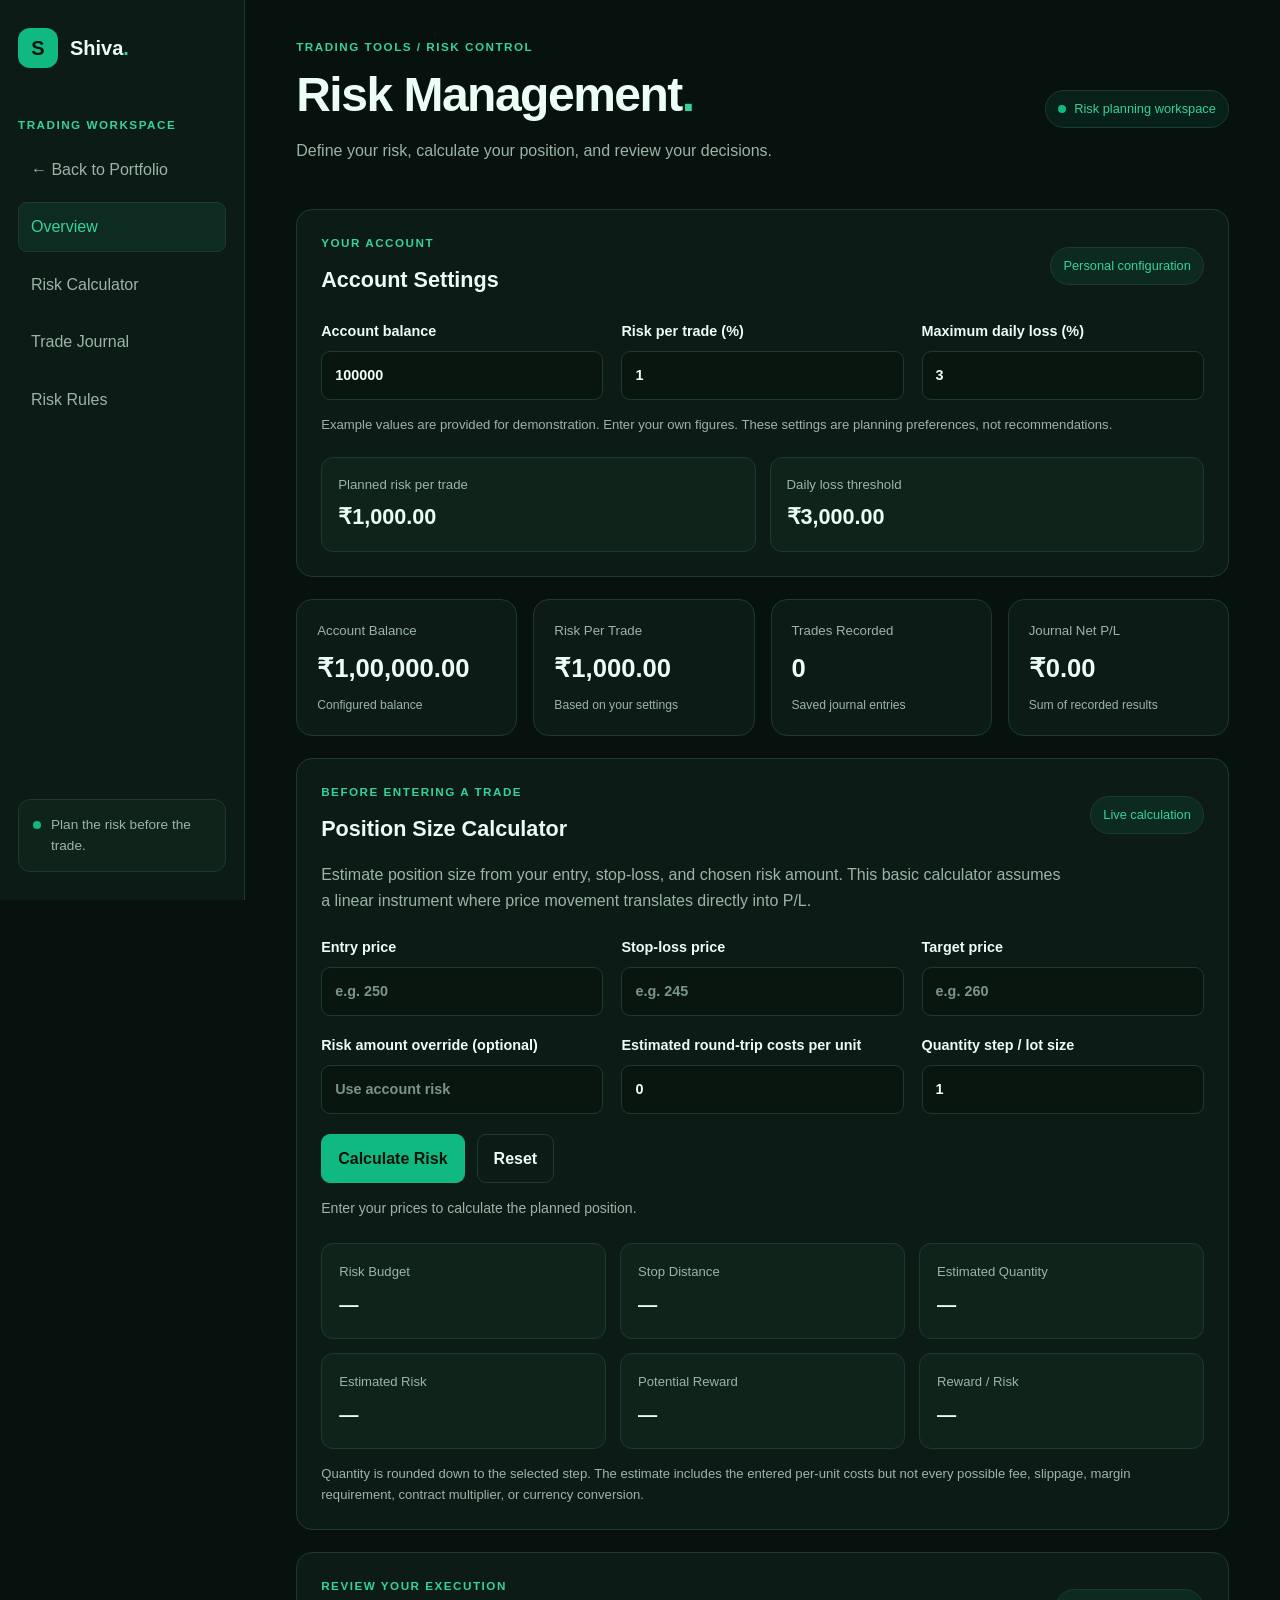
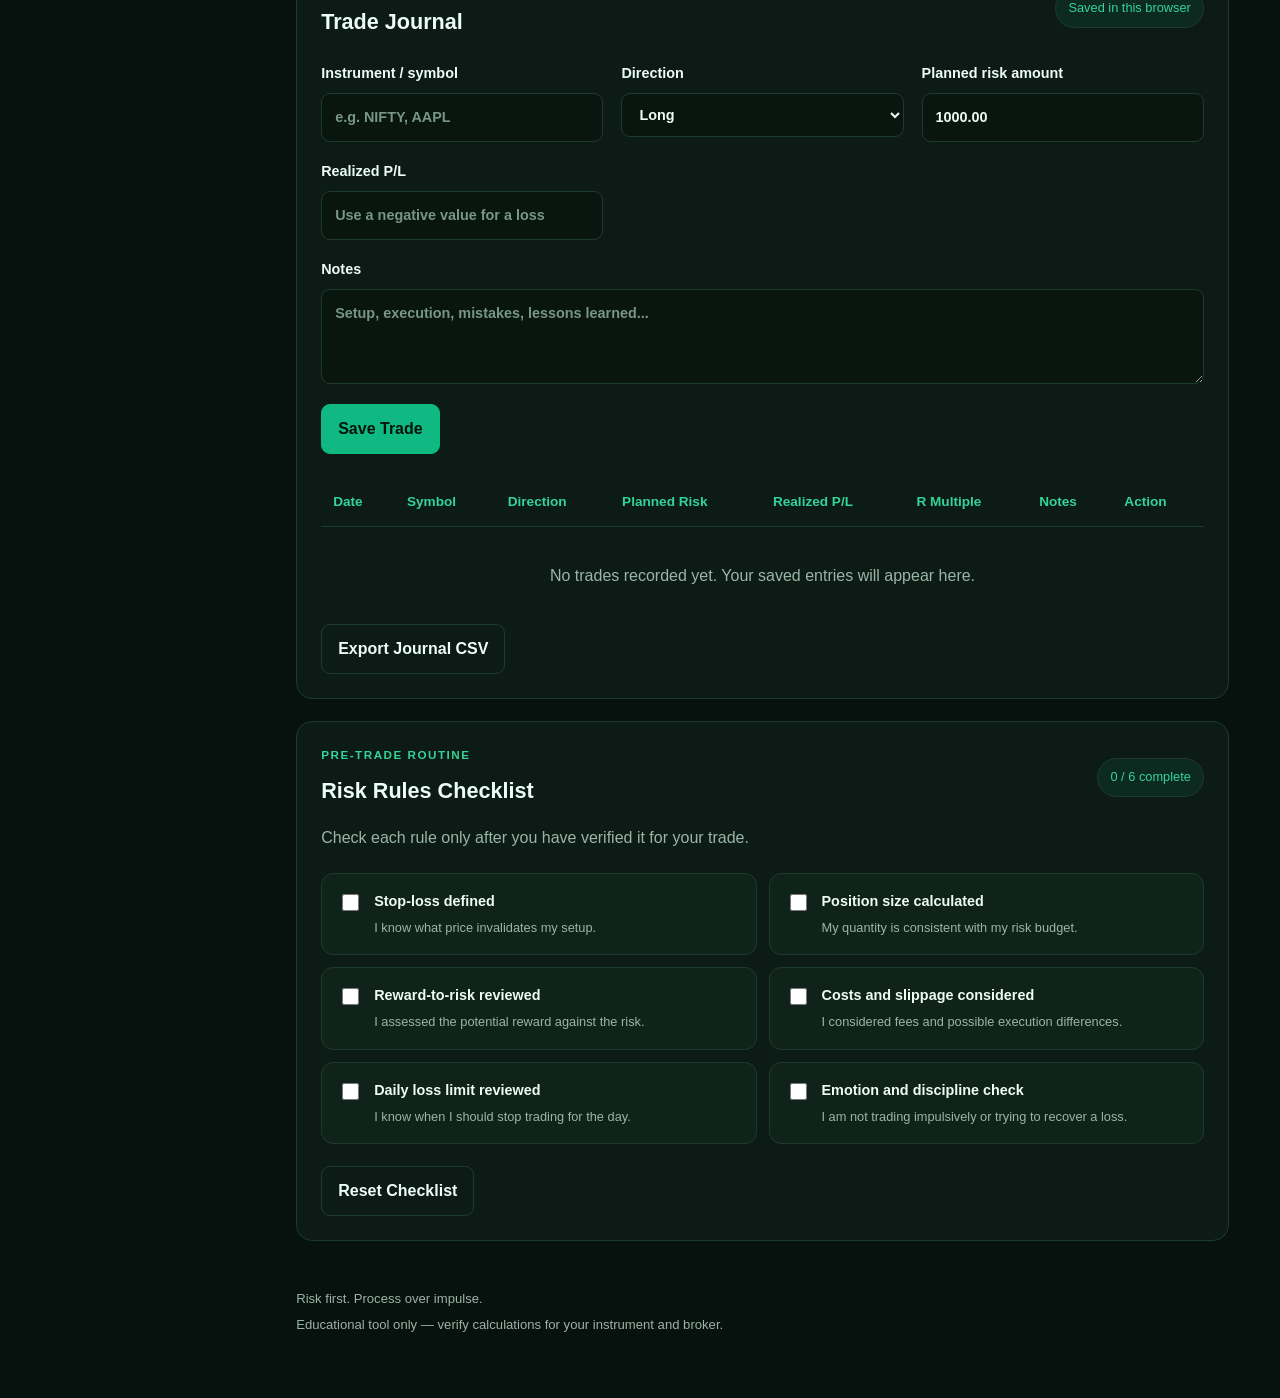
<file: risk-management.html>
<!DOCTYPE html>
<html lang="en">
<head>
    <meta charset="UTF-8">
    <meta name="viewport" content="width=device-width, initial-scale=1.0">

    <title>Risk Management Dashboard | Shiva</title>
    <meta name="description"
          content="Plan trade risk, calculate position sizes, and maintain a trading risk journal.">

    <link rel="stylesheet" href="risk-management.css">
</head>

<body>
<div class="risk-dashboard">

    <aside class="risk-sidebar">
        <a href="index.html" class="brand">
            <span class="brand-icon">S</span>
            <span>Shiva<span class="brand-accent">.</span></span>
        </a>

        <p class="sidebar-label">TRADING WORKSPACE</p>

        <nav class="sidebar-nav">
            <a href="index.html">← Back to Portfolio</a>
            <a href="#overview" class="active">Overview</a>
            <a href="#calculator">Risk Calculator</a>
            <a href="#journal">Trade Journal</a>
            <a href="#rules">Risk Rules</a>
        </nav>

        <div class="sidebar-note">
            <span class="status-dot"></span>
            <span>Plan the risk before the trade.</span>
        </div>
    </aside>

    <main class="risk-main">

        <header class="page-header" id="overview">
            <div>
                <p class="eyebrow">TRADING TOOLS / RISK CONTROL</p>
                <h1>Risk Management<span class="green">.</span></h1>
                <p class="subtitle">
                    Define your risk, calculate your position, and review your decisions.
                </p>
            </div>

            <div class="header-badge">
                <span class="status-dot"></span>
                Risk planning workspace
            </div>
        </header>

        <!-- ACCOUNT SETTINGS -->
        <section class="panel account-panel">
            <div class="section-heading">
                <div>
                    <p class="eyebrow">YOUR ACCOUNT</p>
                    <h2>Account Settings</h2>
                </div>
                <span class="badge">Personal configuration</span>
            </div>

            <div class="form-grid account-grid">
                <label>
                    Account balance
                    <input id="accountBalance" type="number"
                           min="0.01" step="0.01" value="100000">
                </label>

                <label>
                    Risk per trade (%)
                    <input id="riskPercent" type="number"
                           min="0.01" max="100" step="0.1" value="1">
                </label>

                <label>
                    Maximum daily loss (%)
                    <input id="dailyLimitPercent" type="number"
                           min="0.01" max="100" step="0.1" value="3">
                </label>
            </div>

            <p class="field-hint">
                Example values are provided for demonstration. Enter your own figures.
                These settings are planning preferences, not recommendations.
            </p>

            <div class="account-summary">
                <div>
                    <span>Planned risk per trade</span>
                    <strong id="accountRiskValue">—</strong>
                </div>
                <div>
                    <span>Daily loss threshold</span>
                    <strong id="dailyLimitValue">—</strong>
                </div>
            </div>
        </section>

        <!-- STATS -->
        <section class="stats-grid">
            <article class="stat-card">
                <span class="stat-label">Account Balance</span>
                <strong id="statBalance">—</strong>
                <span class="stat-foot">Configured balance</span>
            </article>

            <article class="stat-card">
                <span class="stat-label">Risk Per Trade</span>
                <strong id="statRisk">—</strong>
                <span class="stat-foot">Based on your settings</span>
            </article>

            <article class="stat-card">
                <span class="stat-label">Trades Recorded</span>
                <strong id="statTrades">0</strong>
                <span class="stat-foot">Saved journal entries</span>
            </article>

            <article class="stat-card">
                <span class="stat-label">Journal Net P/L</span>
                <strong id="statPnl">—</strong>
                <span class="stat-foot">Sum of recorded results</span>
            </article>
        </section>

        <!-- RISK CALCULATOR -->
        <section class="panel" id="calculator">
            <div class="section-heading">
                <div>
                    <p class="eyebrow">BEFORE ENTERING A TRADE</p>
                    <h2>Position Size Calculator</h2>
                </div>
                <span class="badge">Live calculation</span>
            </div>

            <p class="section-description">
                Estimate position size from your entry, stop-loss, and chosen
                risk amount. This basic calculator assumes a linear instrument
                where price movement translates directly into P/L.
            </p>

            <div class="form-grid">
                <label>
                    Entry price
                    <input id="entryPrice" type="number"
                           min="0.00000001" step="any" placeholder="e.g. 250">
                </label>

                <label>
                    Stop-loss price
                    <input id="stopPrice" type="number"
                           min="0" step="any" placeholder="e.g. 245">
                </label>

                <label>
                    Target price
                    <input id="targetPrice" type="number"
                           min="0" step="any" placeholder="e.g. 260">
                </label>

                <label>
                    Risk amount override (optional)
                    <input id="riskOverride" type="number"
                           min="0.01" step="0.01" placeholder="Use account risk">
                </label>

                <label>
                    Estimated round-trip costs per unit
                    <input id="costPerUnit" type="number"
                           min="0" step="any" value="0">
                </label>

                <label>
                    Quantity step / lot size
                    <input id="quantityStep" type="number"
                           min="0.00000001" step="any" value="1">
                </label>
            </div>

            <div class="button-row">
                <button id="calculateRisk" type="button">Calculate Risk</button>
                <button id="resetCalculator" type="button" class="btn-secondary">
                    Reset
                </button>
            </div>

            <p id="calculatorMessage" class="message" role="status" aria-live="polite">
                Enter your prices to calculate the planned position.
            </p>

            <div class="results-grid">
                <article class="result-card">
                    <span>Risk Budget</span>
                    <strong id="resultRisk">—</strong>
                </article>

                <article class="result-card">
                    <span>Stop Distance</span>
                    <strong id="resultDistance">—</strong>
                </article>

                <article class="result-card">
                    <span>Estimated Quantity</span>
                    <strong id="resultQuantity">—</strong>
                </article>

                <article class="result-card">
                    <span>Estimated Risk</span>
                    <strong id="resultActualRisk">—</strong>
                </article>

                <article class="result-card">
                    <span>Potential Reward</span>
                    <strong id="resultReward">—</strong>
                </article>

                <article class="result-card">
                    <span>Reward / Risk</span>
                    <strong id="resultRR">—</strong>
                </article>
            </div>

            <p class="field-hint">
                Quantity is rounded down to the selected step. The estimate includes
                the entered per-unit costs but not every possible fee, slippage,
                margin requirement, contract multiplier, or currency conversion.
            </p>
        </section>

        <!-- TRADE JOURNAL -->
        <section class="panel" id="journal">
            <div class="section-heading">
                <div>
                    <p class="eyebrow">REVIEW YOUR EXECUTION</p>
                    <h2>Trade Journal</h2>
                </div>
                <span class="badge">Saved in this browser</span>
            </div>

            <form id="tradeForm">
                <div class="form-grid">
                    <label>
                        Instrument / symbol
                        <input id="tradeSymbol" maxlength="40"
                               placeholder="e.g. NIFTY, AAPL" required>
                    </label>

                    <label>
                        Direction
                        <select id="tradeDirection">
                            <option value="Long">Long</option>
                            <option value="Short">Short</option>
                        </select>
                    </label>

                    <label>
                        Planned risk amount
                        <input id="tradeRisk" type="number"
                               min="0.01" step="0.01" required>
                    </label>

                    <label>
                        Realized P/L
                        <input id="tradePnl" type="number"
                               step="0.01" required
                               placeholder="Use a negative value for a loss">
                    </label>

                    <label class="full-width">
                        Notes
                        <textarea id="tradeNotes" rows="3" maxlength="1000"
                                  placeholder="Setup, execution, mistakes, lessons learned..."></textarea>
                    </label>
                </div>

                <div class="button-row">
                    <button type="submit">Save Trade</button>
                </div>
            </form>

            <div class="table-wrapper">
                <table>
                    <thead>
                        <tr>
                            <th>Date</th>
                            <th>Symbol</th>
                            <th>Direction</th>
                            <th>Planned Risk</th>
                            <th>Realized P/L</th>
                            <th>R Multiple</th>
                            <th>Notes</th>
                            <th>Action</th>
                        </tr>
                    </thead>
                    <tbody id="tradeTableBody"></tbody>
                </table>
            </div>

            <p id="journalEmpty" class="empty-state">
                No trades recorded yet. Your saved entries will appear here.
            </p>

            <button id="exportTrades" type="button" class="btn-secondary">
                Export Journal CSV
            </button>
        </section>

        <!-- RISK RULES -->
        <section class="panel" id="rules">
            <div class="section-heading">
                <div>
                    <p class="eyebrow">PRE-TRADE ROUTINE</p>
                    <h2>Risk Rules Checklist</h2>
                </div>
                <span class="badge" id="checklistCount">0 / 6 complete</span>
            </div>

            <p class="section-description">
                Check each rule only after you have verified it for your trade.
            </p>

            <div class="checklist">
                <label class="check-item">
                    <input type="checkbox" data-rule="stop">
                    <span>
                        <strong>Stop-loss defined</strong>
                        <small>I know what price invalidates my setup.</small>
                    </span>
                </label>

                <label class="check-item">
                    <input type="checkbox" data-rule="size">
                    <span>
                        <strong>Position size calculated</strong>
                        <small>My quantity is consistent with my risk budget.</small>
                    </span>
                </label>

                <label class="check-item">
                    <input type="checkbox" data-rule="reward">
                    <span>
                        <strong>Reward-to-risk reviewed</strong>
                        <small>I assessed the potential reward against the risk.</small>
                    </span>
                </label>

                <label class="check-item">
                    <input type="checkbox" data-rule="costs">
                    <span>
                        <strong>Costs and slippage considered</strong>
                        <small>I considered fees and possible execution differences.</small>
                    </span>
                </label>

                <label class="check-item">
                    <input type="checkbox" data-rule="daily">
                    <span>
                        <strong>Daily loss limit reviewed</strong>
                        <small>I know when I should stop trading for the day.</small>
                    </span>
                </label>

                <label class="check-item">
                    <input type="checkbox" data-rule="emotion">
                    <span>
                        <strong>Emotion and discipline check</strong>
                        <small>I am not trading impulsively or trying to recover a loss.</small>
                    </span>
                </label>
            </div>

            <button id="resetChecklist" type="button" class="btn-secondary">
                Reset Checklist
            </button>
        </section>

        <footer class="page-footer">
            <p>Risk first. Process over impulse.</p>
            <p>Educational tool only — verify calculations for your instrument and broker.</p>
        </footer>

    </main>
</div>

<script src="risk-management.js"></script>
</body>
</html>
</file>
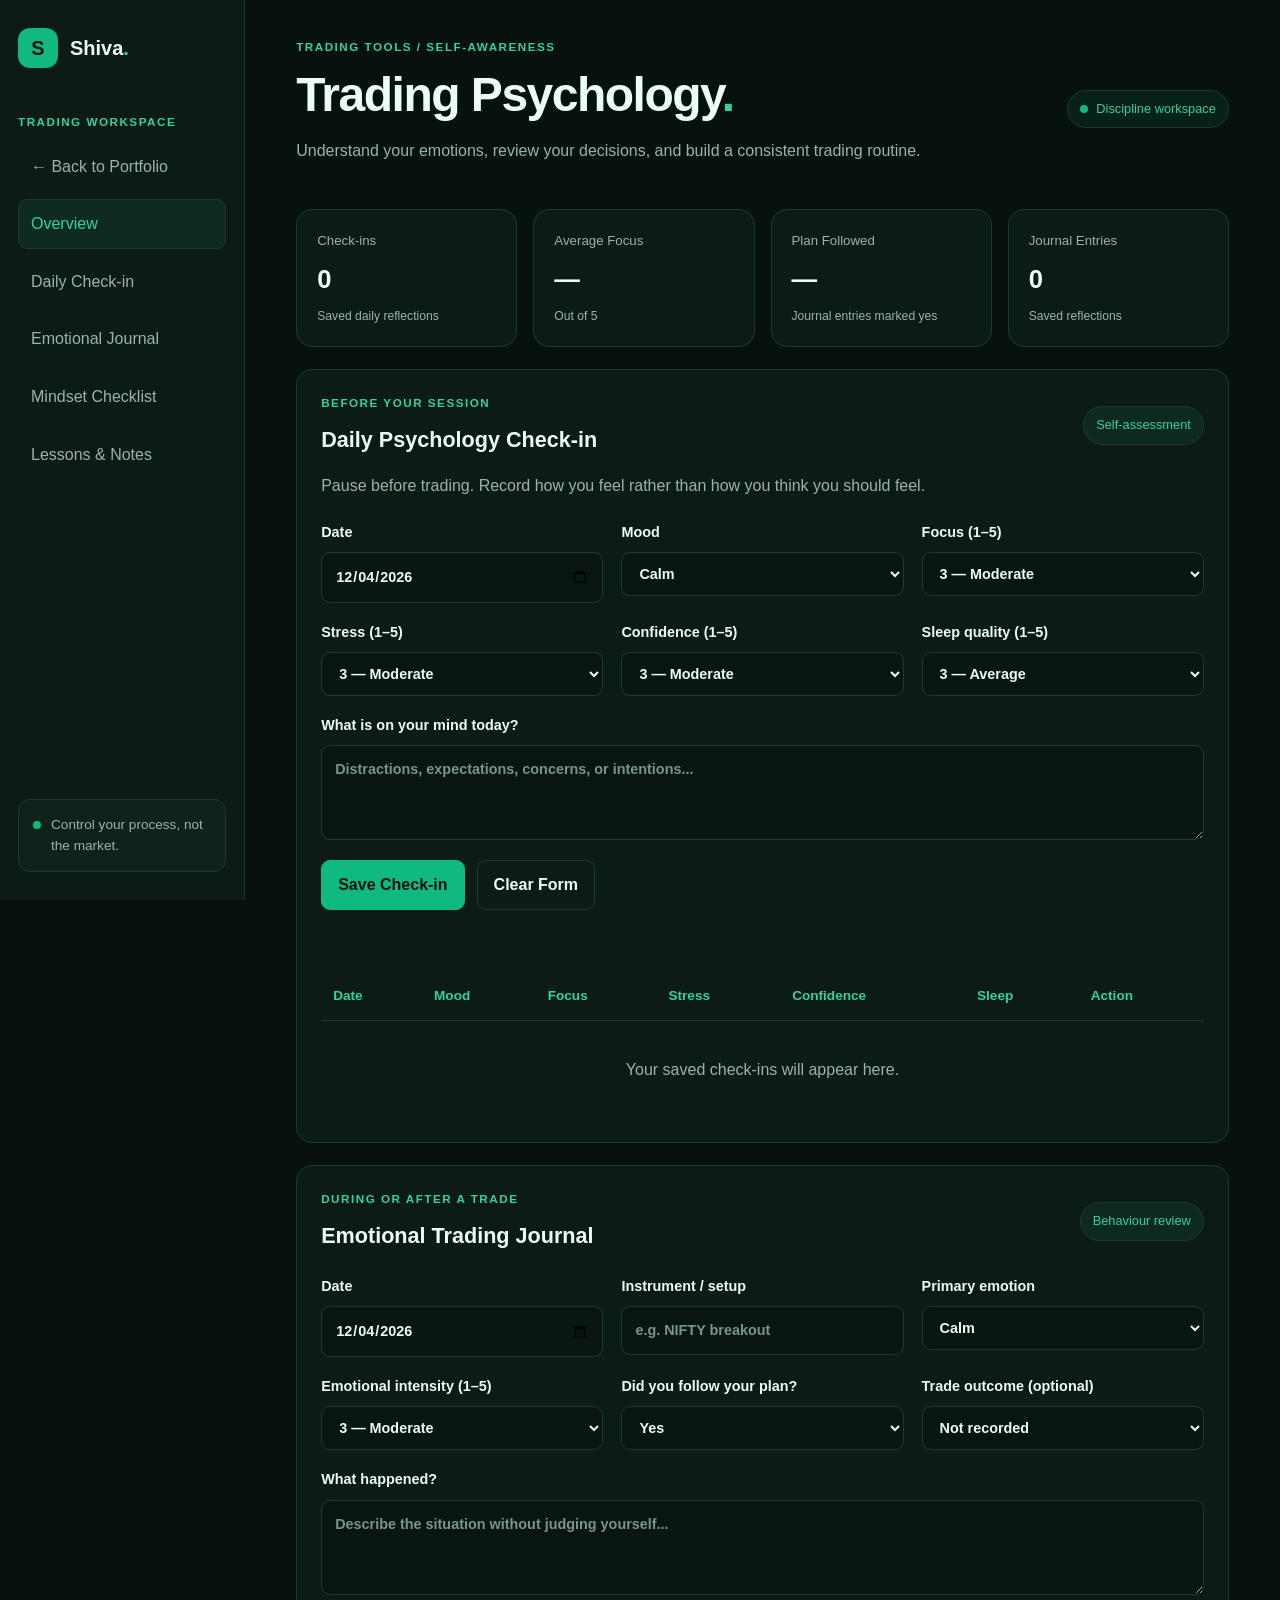
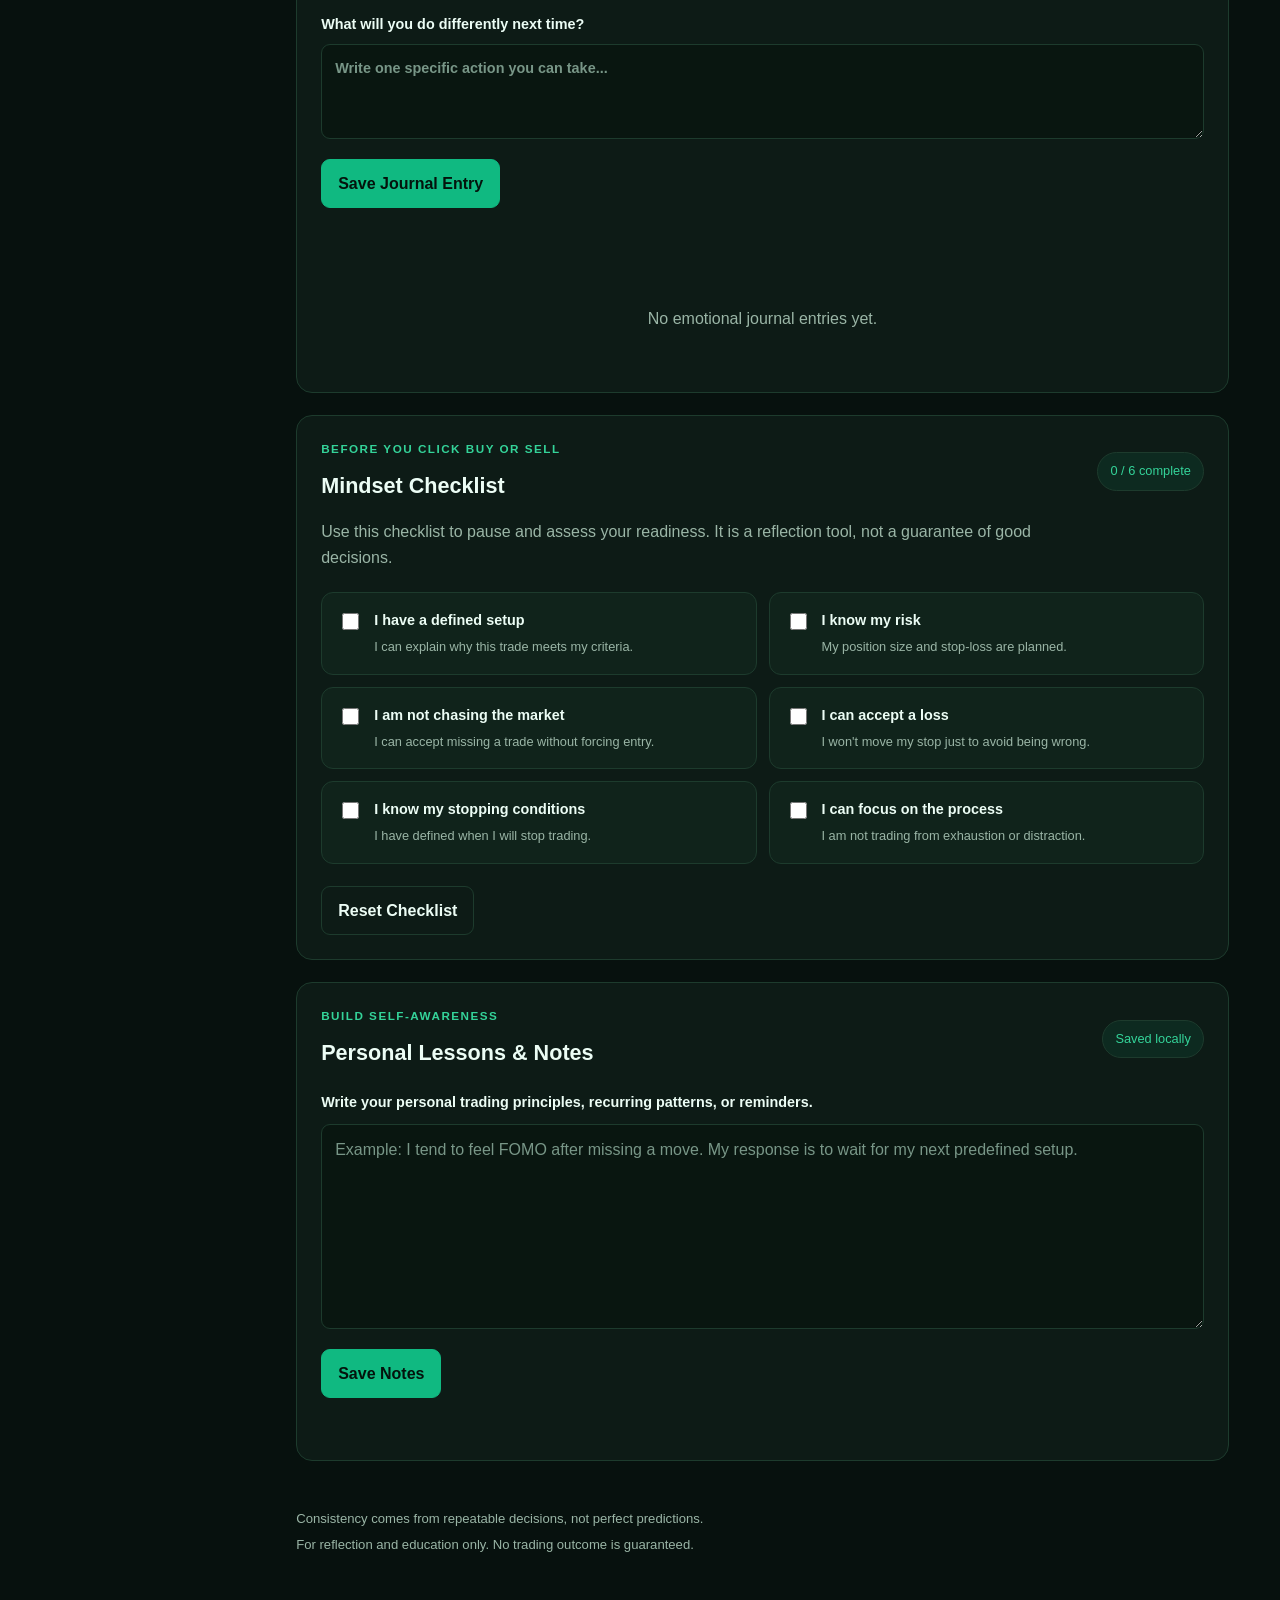
<file: trading-psychology.html>
<!DOCTYPE html>
<html lang="en">
<head>
    <meta charset="UTF-8">
    <meta name="viewport" content="width=device-width, initial-scale=1.0">

    <title>Trading Psychology | Shiva</title>
    <meta name="description"
          content="Track trading emotions, reflect on decisions, and develop disciplined trading habits.">

    <link rel="stylesheet" href="trading-psychology.css">
</head>

<body>
<div class="psych-dashboard">

    <aside class="psych-sidebar">
        <a href="index.html" class="psych-brand">
            <span class="brand-icon">S</span>
            <span>Shiva<span class="accent">.</span></span>
        </a>

        <p class="sidebar-label">TRADING WORKSPACE</p>

        <nav class="sidebar-nav">
            <a href="index.html">← Back to Portfolio</a>
            <a href="#overview" class="active">Overview</a>
            <a href="#checkin">Daily Check-in</a>
            <a href="#journal">Emotional Journal</a>
            <a href="#mindset">Mindset Checklist</a>
            <a href="#lessons">Lessons & Notes</a>
        </nav>

        <div class="sidebar-reminder">
            <span class="reminder-dot"></span>
            <p>Control your process, not the market.</p>
        </div>
    </aside>

    <main class="psych-main">

        <!-- HEADER -->
        <header class="page-header" id="overview">
            <div>
                <p class="eyebrow">TRADING TOOLS / SELF-AWARENESS</p>
                <h1>Trading Psychology<span class="accent">.</span></h1>
                <p class="subtitle">
                    Understand your emotions, review your decisions,
                    and build a consistent trading routine.
                </p>
            </div>

            <div class="header-badge">
                <span class="reminder-dot"></span>
                Discipline workspace
            </div>
        </header>

        <!-- DAILY SUMMARY -->
        <section class="stats-grid">
            <article class="stat-card">
                <span class="stat-label">Check-ins</span>
                <strong id="statCheckins">0</strong>
                <span class="stat-foot">Saved daily reflections</span>
            </article>

            <article class="stat-card">
                <span class="stat-label">Average Focus</span>
                <strong id="statFocus">—</strong>
                <span class="stat-foot">Out of 5</span>
            </article>

            <article class="stat-card">
                <span class="stat-label">Plan Followed</span>
                <strong id="statDiscipline">—</strong>
                <span class="stat-foot">Journal entries marked yes</span>
            </article>

            <article class="stat-card">
                <span class="stat-label">Journal Entries</span>
                <strong id="statEntries">0</strong>
                <span class="stat-foot">Saved reflections</span>
            </article>
        </section>

        <!-- DAILY CHECK-IN -->
        <section class="panel" id="checkin">
            <div class="section-heading">
                <div>
                    <p class="eyebrow">BEFORE YOUR SESSION</p>
                    <h2>Daily Psychology Check-in</h2>
                </div>
                <span class="badge">Self-assessment</span>
            </div>

            <p class="section-description">
                Pause before trading. Record how you feel rather than
                how you think you should feel.
            </p>

            <form id="checkinForm">
                <div class="form-grid">
                    <label>
                        Date
                        <input type="date" id="checkinDate" required>
                    </label>

                    <label>
                        Mood
                        <select id="mood" required>
                            <option value="Calm">Calm</option>
                            <option value="Focused">Focused</option>
                            <option value="Anxious">Anxious</option>
                            <option value="Frustrated">Frustrated</option>
                            <option value="Overexcited">Overexcited</option>
                            <option value="Tired">Tired</option>
                        </select>
                    </label>

                    <label>
                        Focus (1–5)
                        <select id="focusScore" required>
                            <option value="1">1 — Very low</option>
                            <option value="2">2 — Low</option>
                            <option value="3" selected>3 — Moderate</option>
                            <option value="4">4 — Good</option>
                            <option value="5">5 — Excellent</option>
                        </select>
                    </label>

                    <label>
                        Stress (1–5)
                        <select id="stressScore" required>
                            <option value="1">1 — Very low</option>
                            <option value="2">2 — Low</option>
                            <option value="3" selected>3 — Moderate</option>
                            <option value="4">4 — High</option>
                            <option value="5">5 — Very high</option>
                        </select>
                    </label>

                    <label>
                        Confidence (1–5)
                        <select id="confidenceScore" required>
                            <option value="1">1 — Very low</option>
                            <option value="2">2 — Low</option>
                            <option value="3" selected>3 — Moderate</option>
                            <option value="4">4 — High</option>
                            <option value="5">5 — Very high</option>
                        </select>
                    </label>

                    <label>
                        Sleep quality (1–5)
                        <select id="sleepScore" required>
                            <option value="1">1 — Very poor</option>
                            <option value="2">2 — Poor</option>
                            <option value="3" selected>3 — Average</option>
                            <option value="4">4 — Good</option>
                            <option value="5">5 — Excellent</option>
                        </select>
                    </label>

                    <label class="full-width">
                        What is on your mind today?
                        <textarea id="checkinNotes" rows="3" maxlength="1000"
                                  placeholder="Distractions, expectations, concerns, or intentions..."></textarea>
                    </label>
                </div>

                <div class="button-row">
                    <button type="submit">Save Check-in</button>
                    <button type="button" id="resetCheckin" class="secondary-btn">
                        Clear Form
                    </button>
                </div>

                <p id="checkinMessage" class="message" role="status" aria-live="polite"></p>
            </form>

            <div class="table-wrapper">
                <table>
                    <thead>
                        <tr>
                            <th>Date</th>
                            <th>Mood</th>
                            <th>Focus</th>
                            <th>Stress</th>
                            <th>Confidence</th>
                            <th>Sleep</th>
                            <th>Action</th>
                        </tr>
                    </thead>
                    <tbody id="checkinTableBody"></tbody>
                </table>
            </div>

            <p id="checkinEmpty" class="empty-state">
                Your saved check-ins will appear here.
            </p>
        </section>

        <!-- EMOTIONAL JOURNAL -->
        <section class="panel" id="journal">
            <div class="section-heading">
                <div>
                    <p class="eyebrow">DURING OR AFTER A TRADE</p>
                    <h2>Emotional Trading Journal</h2>
                </div>
                <span class="badge">Behaviour review</span>
            </div>

            <form id="journalForm">
                <div class="form-grid">
                    <label>
                        Date
                        <input type="date" id="journalDate" required>
                    </label>

                    <label>
                        Instrument / setup
                        <input type="text" id="instrument" maxlength="60"
                               placeholder="e.g. NIFTY breakout">
                    </label>

                    <label>
                        Primary emotion
                        <select id="emotion" required>
                            <option value="Calm">Calm</option>
                            <option value="Fear">Fear</option>
                            <option value="Greed">Greed</option>
                            <option value="FOMO">FOMO</option>
                            <option value="Revenge trading">Revenge trading urge</option>
                            <option value="Impatience">Impatience</option>
                            <option value="Overconfidence">Overconfidence</option>
                            <option value="Frustration">Frustration</option>
                        </select>
                    </label>

                    <label>
                        Emotional intensity (1–5)
                        <select id="emotionIntensity" required>
                            <option value="1">1 — Very mild</option>
                            <option value="2">2 — Mild</option>
                            <option value="3" selected>3 — Moderate</option>
                            <option value="4">4 — Strong</option>
                            <option value="5">5 — Very strong</option>
                        </select>
                    </label>

                    <label>
                        Did you follow your plan?
                        <select id="planFollowed" required>
                            <option value="yes">Yes</option>
                            <option value="partly">Partly</option>
                            <option value="no">No</option>
                        </select>
                    </label>

                    <label>
                        Trade outcome (optional)
                        <select id="tradeOutcome">
                            <option value="Not recorded">Not recorded</option>
                            <option value="Win">Win</option>
                            <option value="Loss">Loss</option>
                            <option value="Breakeven">Breakeven</option>
                        </select>
                    </label>

                    <label class="full-width">
                        What happened?
                        <textarea id="journalEvent" rows="3" maxlength="1500"
                                  placeholder="Describe the situation without judging yourself..."></textarea>
                    </label>

                    <label class="full-width">
                        What will you do differently next time?
                        <textarea id="journalLesson" rows="3" maxlength="1500"
                                  placeholder="Write one specific action you can take..."></textarea>
                    </label>
                </div>

                <div class="button-row">
                    <button type="submit">Save Journal Entry</button>
                </div>

                <p id="journalMessage" class="message" role="status" aria-live="polite"></p>
            </form>

            <div class="journal-list" id="journalList"></div>

            <p id="journalEmpty" class="empty-state">
                No emotional journal entries yet.
            </p>
        </section>

        <!-- PRE-TRADE CHECKLIST -->
        <section class="panel" id="mindset">
            <div class="section-heading">
                <div>
                    <p class="eyebrow">BEFORE YOU CLICK BUY OR SELL</p>
                    <h2>Mindset Checklist</h2>
                </div>
                <span class="badge" id="checklistCount">0 / 6 complete</span>
            </div>

            <p class="section-description">
                Use this checklist to pause and assess your readiness.
                It is a reflection tool, not a guarantee of good decisions.
            </p>

            <div class="checklist">
                <label class="check-item">
                    <input type="checkbox" data-rule="plan">
                    <span>
                        <strong>I have a defined setup</strong>
                        <small>I can explain why this trade meets my criteria.</small>
                    </span>
                </label>

                <label class="check-item">
                    <input type="checkbox" data-rule="risk">
                    <span>
                        <strong>I know my risk</strong>
                        <small>My position size and stop-loss are planned.</small>
                    </span>
                </label>

                <label class="check-item">
                    <input type="checkbox" data-rule="emotion">
                    <span>
                        <strong>I am not chasing the market</strong>
                        <small>I can accept missing a trade without forcing entry.</small>
                    </span>
                </label>

                <label class="check-item">
                    <input type="checkbox" data-rule="loss">
                    <span>
                        <strong>I can accept a loss</strong>
                        <small>I won't move my stop just to avoid being wrong.</small>
                    </span>
                </label>

                <label class="check-item">
                    <input type="checkbox" data-rule="limits">
                    <span>
                        <strong>I know my stopping conditions</strong>
                        <small>I have defined when I will stop trading.</small>
                    </span>
                </label>

                <label class="check-item">
                    <input type="checkbox" data-rule="focus">
                    <span>
                        <strong>I can focus on the process</strong>
                        <small>I am not trading from exhaustion or distraction.</small>
                    </span>
                </label>
            </div>

            <button type="button" id="resetChecklist" class="secondary-btn">
                Reset Checklist
            </button>
        </section>

        <!-- LESSONS & NOTES -->
        <section class="panel" id="lessons">
            <div class="section-heading">
                <div>
                    <p class="eyebrow">BUILD SELF-AWARENESS</p>
                    <h2>Personal Lessons & Notes</h2>
                </div>
                <span class="badge">Saved locally</span>
            </div>

            <label class="notes-label" for="personalNotes">
                Write your personal trading principles, recurring patterns,
                or reminders.
            </label>

            <textarea id="personalNotes" rows="7" maxlength="5000"
                      placeholder="Example: I tend to feel FOMO after missing a move. My response is to wait for my next predefined setup."></textarea>

            <div class="button-row">
                <button type="button" id="saveNotes">Save Notes</button>
            </div>

            <p id="notesMessage" class="message" role="status" aria-live="polite"></p>
        </section>

        <footer class="page-footer">
            <p>Consistency comes from repeatable decisions, not perfect predictions.</p>
            <p>For reflection and education only. No trading outcome is guaranteed.</p>
        </footer>

    </main>
</div>

<script src="trading-psychology.js"></script>
</body>
</html>
</file>
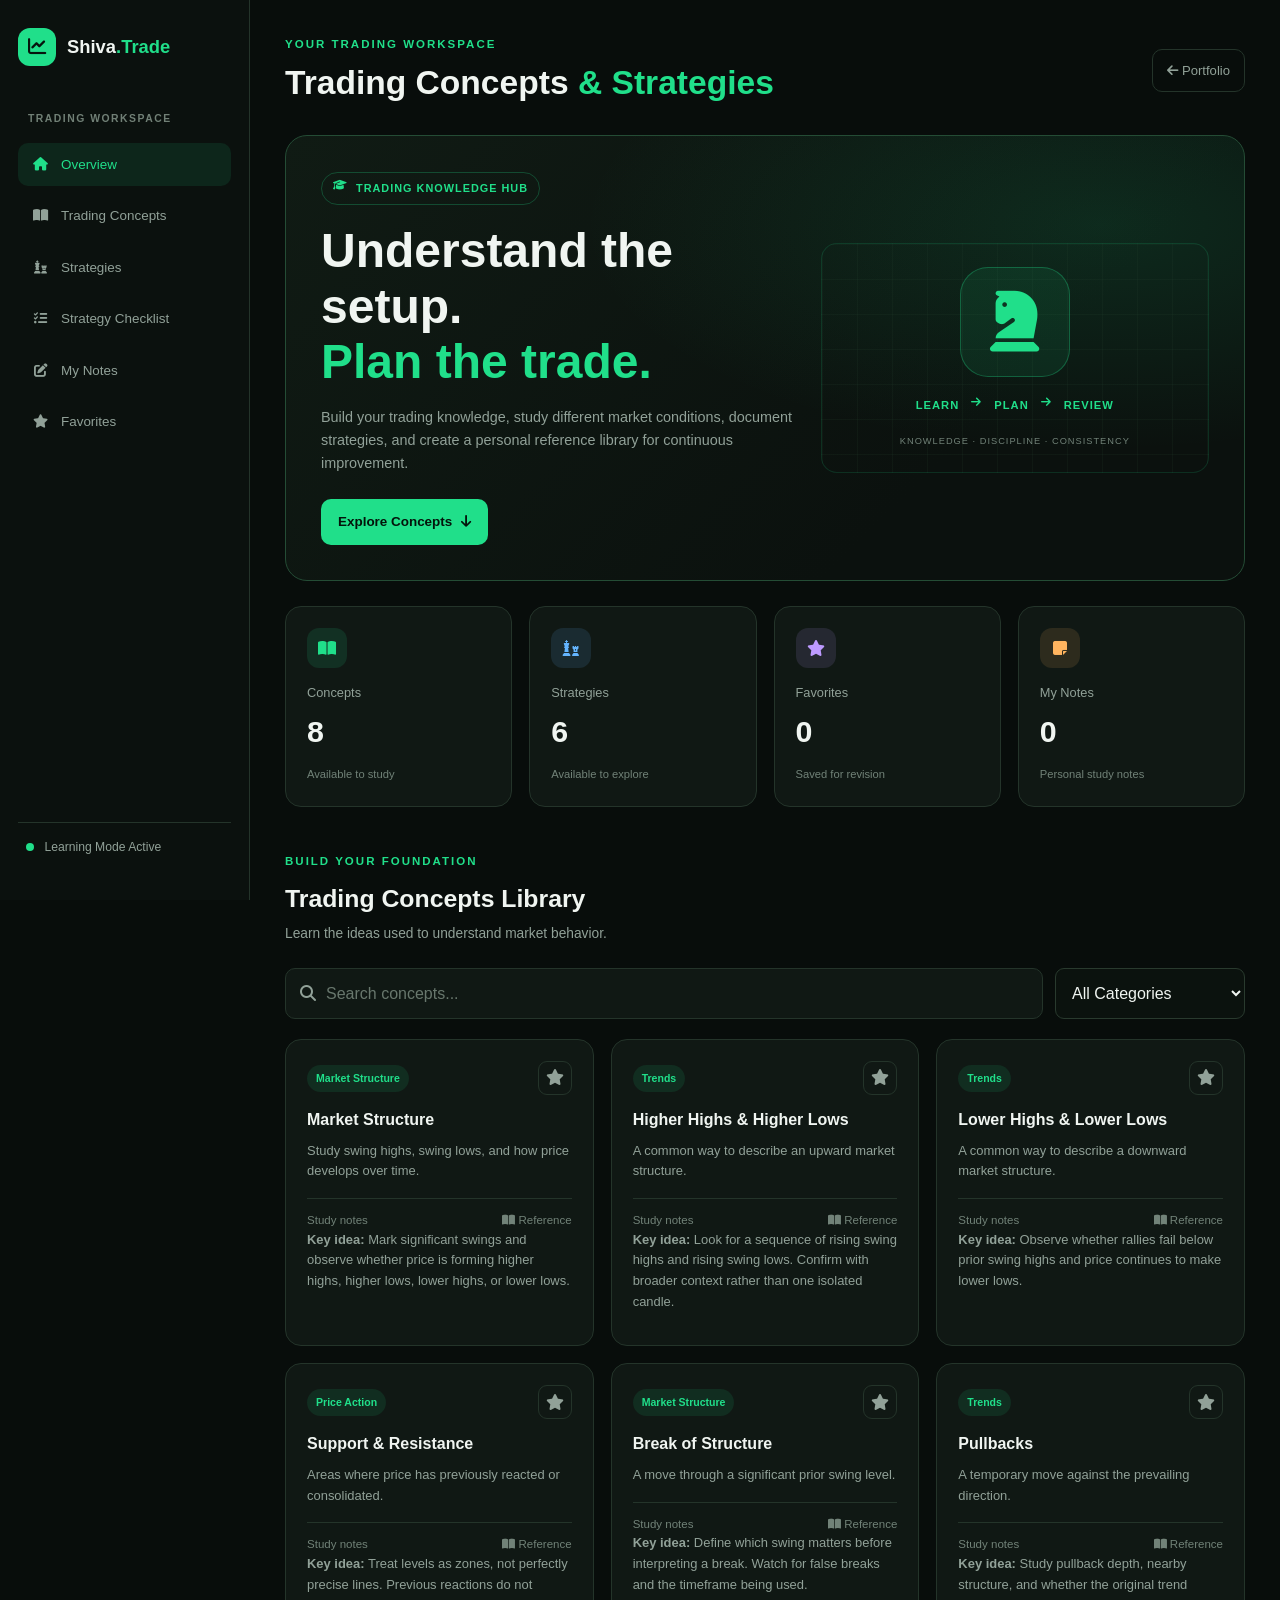
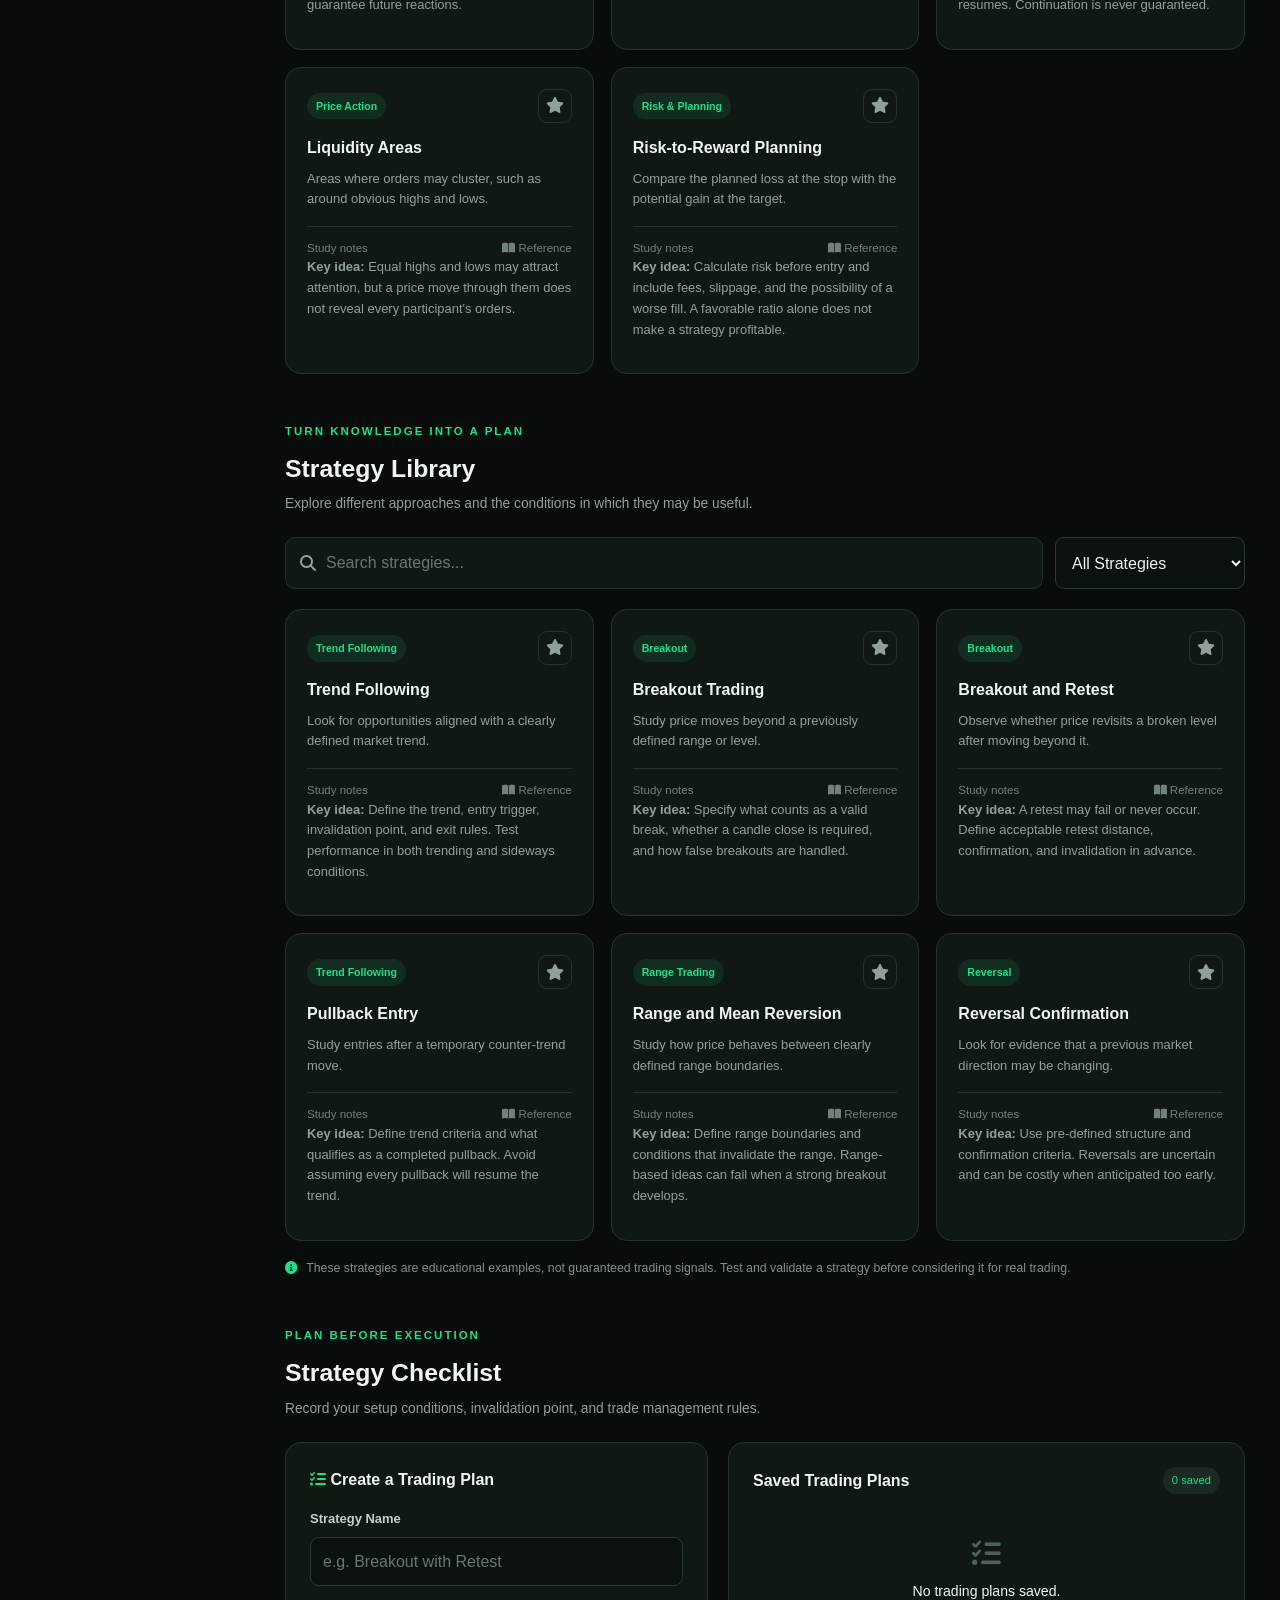
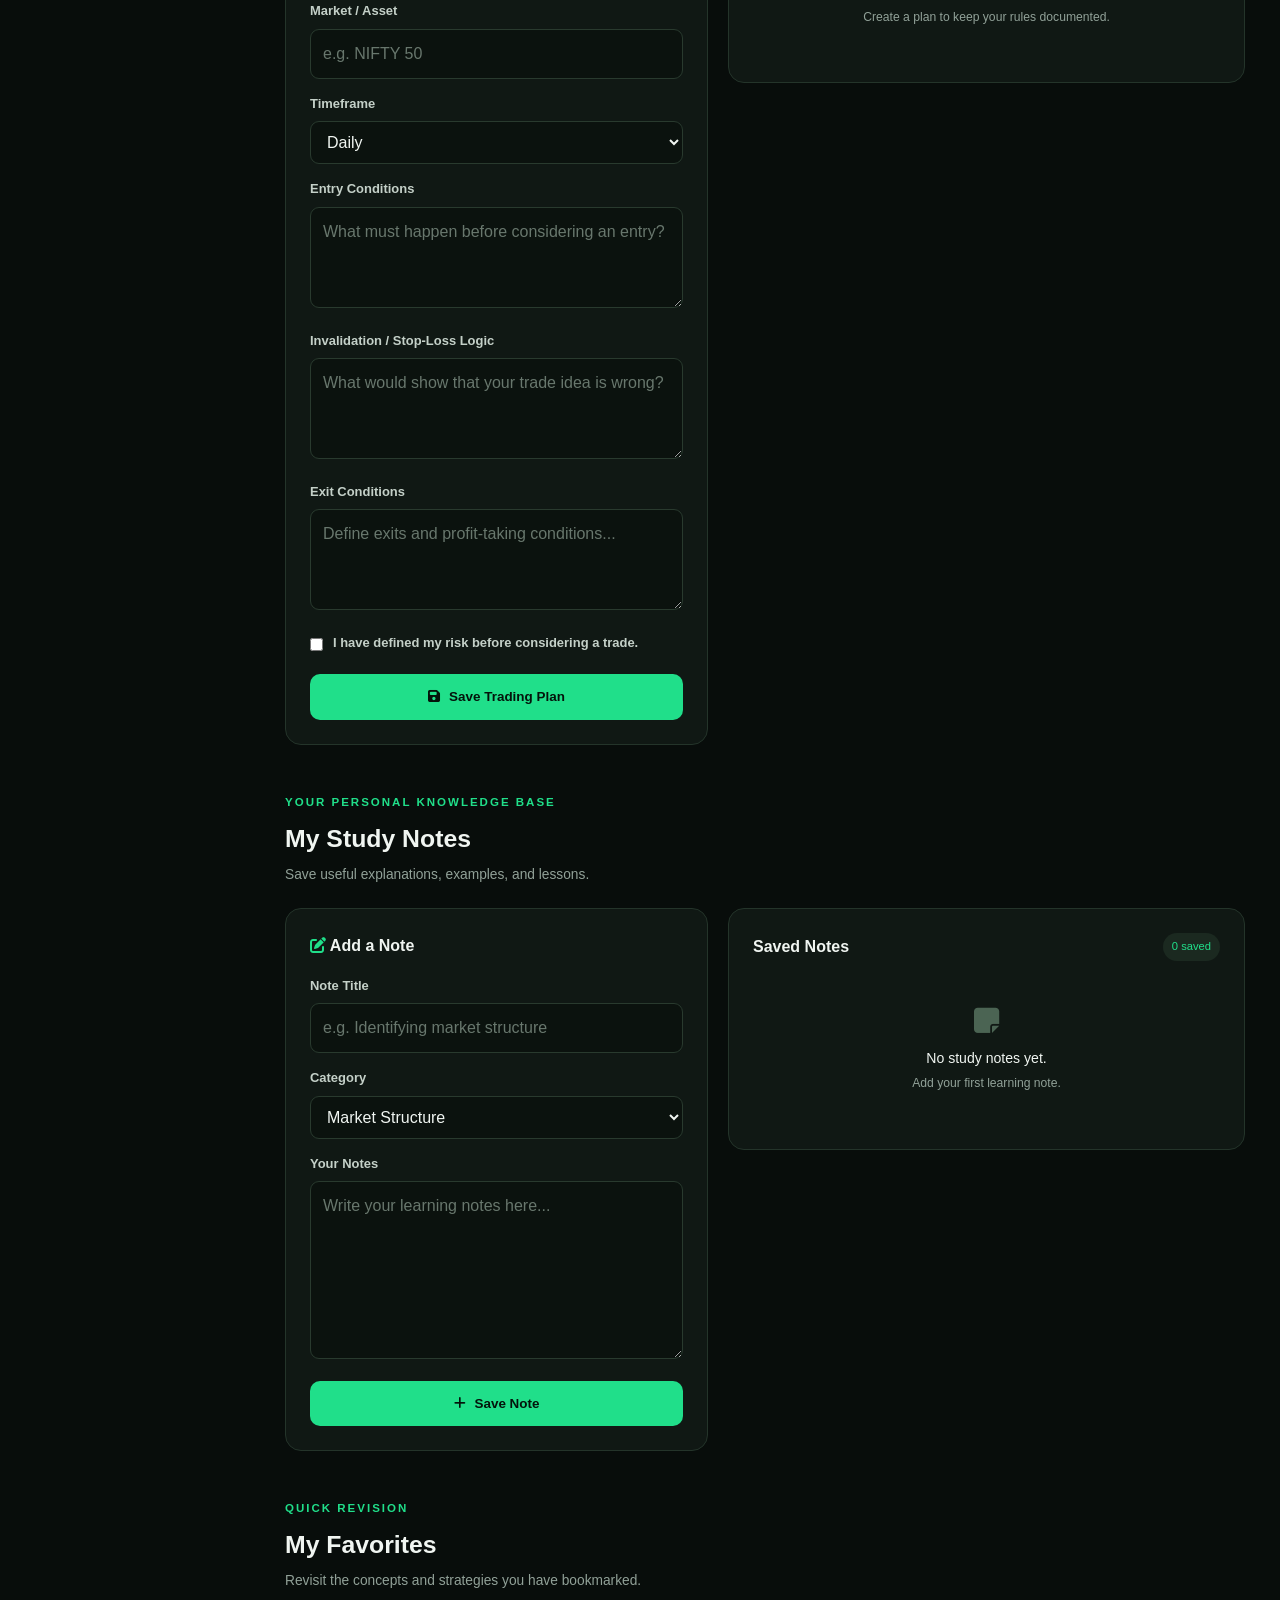
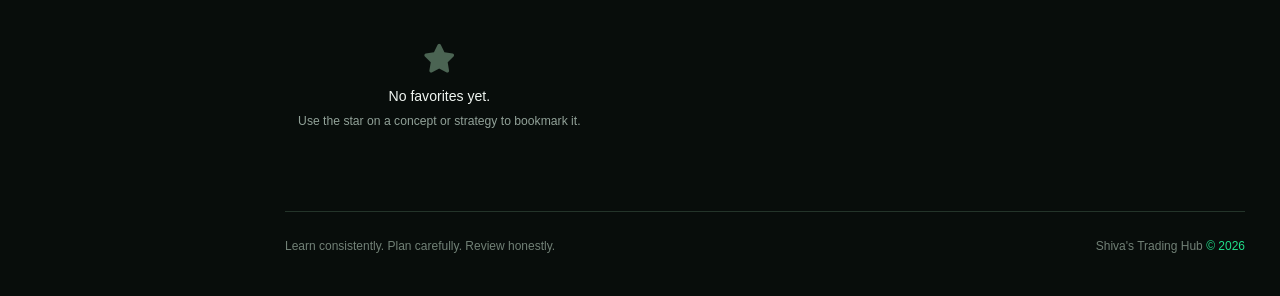
<file: trading-strategies.html>
<!DOCTYPE html>
<html lang="en">

<head>
    <meta charset="UTF-8">
    <meta name="viewport" content="width=device-width, initial-scale=1.0">

    <title>Trading Concepts & Strategies | Shiva</title>

    <link rel="stylesheet" href="trading-strategies.css">

    <link
        rel="stylesheet"
        href="https://cdnjs.cloudflare.com/ajax/libs/font-awesome/6.5.2/css/all.min.css"
    >
</head>

<body>

    <div class="dashboard">

        <!-- SIDEBAR -->
        <aside class="sidebar">

            <a href="index.html" class="brand">
                <span class="brand-icon">
                    <i class="fa-solid fa-chart-line"></i>
                </span>

                <span>Shiva<span class="green-text">.Trade</span></span>
            </a>

            <p class="sidebar-label">TRADING WORKSPACE</p>

            <nav class="sidebar-nav">

                <a href="#overview" class="nav-link active">
                    <i class="fa-solid fa-house"></i>
                    Overview
                </a>

                <a href="#concepts" class="nav-link">
                    <i class="fa-solid fa-book-open"></i>
                    Trading Concepts
                </a>

                <a href="#strategies" class="nav-link">
                    <i class="fa-solid fa-chess"></i>
                    Strategies
                </a>

                <a href="#checklist" class="nav-link">
                    <i class="fa-solid fa-list-check"></i>
                    Strategy Checklist
                </a>

                <a href="#notes" class="nav-link">
                    <i class="fa-solid fa-pen-to-square"></i>
                    My Notes
                </a>

                <a href="#favorites" class="nav-link">
                    <i class="fa-solid fa-star"></i>
                    Favorites
                </a>

            </nav>

            <div class="sidebar-bottom">
                <span class="status-dot"></span>
                Learning Mode Active
            </div>

        </aside>


        <!-- MAIN CONTENT -->
        <main class="main-content">

            <!-- TOPBAR -->
            <header class="topbar">

                <div>
                    <p class="eyebrow">YOUR TRADING WORKSPACE</p>

                    <h1>
                        Trading Concepts
                        <span class="green-text">& Strategies</span>
                    </h1>
                </div>

                <a href="index.html" class="back-button">
                    <i class="fa-solid fa-arrow-left"></i>
                    Portfolio
                </a>

            </header>


            <!-- OVERVIEW -->
            <section id="overview" class="hero-card">

                <div class="hero-content">

                    <span class="badge">
                        <i class="fa-solid fa-graduation-cap"></i>
                        TRADING KNOWLEDGE HUB
                    </span>

                    <h2>
                        Understand the setup.
                        <br>
                        <span class="green-text">Plan the trade.</span>
                    </h2>

                    <p>
                        Build your trading knowledge, study different market
                        conditions, document strategies, and create a personal
                        reference library for continuous improvement.
                    </p>

                    <a href="#concepts" class="primary-button">
                        Explore Concepts
                        <i class="fa-solid fa-arrow-down"></i>
                    </a>

                </div>

                <div class="hero-visual">

                    <div class="visual-icon">
                        <i class="fa-solid fa-chess-knight"></i>
                    </div>

                    <div class="visual-stat">
                        <span>LEARN</span>
                        <i class="fa-solid fa-arrow-right"></i>
                        <span>PLAN</span>
                        <i class="fa-solid fa-arrow-right"></i>
                        <span>REVIEW</span>
                    </div>

                    <div class="visual-caption">
                        KNOWLEDGE · DISCIPLINE · CONSISTENCY
                    </div>

                </div>

            </section>


            <!-- STATISTICS -->
            <section class="stats-grid">

                <article class="stat-card">
                    <div class="stat-icon green-icon">
                        <i class="fa-solid fa-book-open"></i>
                    </div>

                    <p>Concepts</p>
                    <h3 id="conceptCount">8</h3>
                    <span class="stat-caption">Available to study</span>
                </article>

                <article class="stat-card">
                    <div class="stat-icon blue-icon">
                        <i class="fa-solid fa-chess"></i>
                    </div>

                    <p>Strategies</p>
                    <h3 id="strategyCount">6</h3>
                    <span class="stat-caption">Available to explore</span>
                </article>

                <article class="stat-card">
                    <div class="stat-icon purple-icon">
                        <i class="fa-solid fa-star"></i>
                    </div>

                    <p>Favorites</p>
                    <h3 id="favoriteCount">0</h3>
                    <span class="stat-caption">Saved for revision</span>
                </article>

                <article class="stat-card">
                    <div class="stat-icon orange-icon">
                        <i class="fa-solid fa-note-sticky"></i>
                    </div>

                    <p>My Notes</p>
                    <h3 id="noteCount">0</h3>
                    <span class="stat-caption">Personal study notes</span>
                </article>

            </section>


            <!-- CONCEPT LIBRARY -->
            <section id="concepts" class="content-section">

                <div class="section-heading">

                    <div>
                        <p class="eyebrow">BUILD YOUR FOUNDATION</p>
                        <h2>Trading Concepts Library</h2>

                        <p class="section-description">
                            Learn the ideas used to understand market behavior.
                        </p>
                    </div>

                </div>


                <div class="filter-bar">

                    <div class="search-box">
                        <i class="fa-solid fa-magnifying-glass"></i>

                        <input
                            type="search"
                            id="conceptSearch"
                            placeholder="Search concepts..."
                            aria-label="Search trading concepts"
                        >
                    </div>

                    <select id="conceptFilter" aria-label="Filter concepts">

                        <option value="all">All Categories</option>
                        <option value="structure">Market Structure</option>
                        <option value="trend">Trends</option>
                        <option value="price-action">Price Action</option>
                        <option value="risk">Risk & Planning</option>

                    </select>

                </div>


                <div id="conceptGrid" class="card-grid">
                    <!-- Generated using JavaScript -->
                </div>

            </section>


            <!-- STRATEGIES -->
            <section id="strategies" class="content-section">

                <div class="section-heading">

                    <div>
                        <p class="eyebrow">TURN KNOWLEDGE INTO A PLAN</p>
                        <h2>Strategy Library</h2>

                        <p class="section-description">
                            Explore different approaches and the conditions
                            in which they may be useful.
                        </p>
                    </div>

                </div>


                <div class="filter-bar">

                    <div class="search-box">
                        <i class="fa-solid fa-magnifying-glass"></i>

                        <input
                            type="search"
                            id="strategySearch"
                            placeholder="Search strategies..."
                            aria-label="Search trading strategies"
                        >
                    </div>

                    <select id="strategyFilter" aria-label="Filter strategies">

                        <option value="all">All Strategies</option>
                        <option value="trend">Trend Following</option>
                        <option value="breakout">Breakout</option>
                        <option value="reversal">Reversal</option>
                        <option value="range">Range Trading</option>

                    </select>

                </div>


                <div id="strategyGrid" class="card-grid">
                    <!-- Generated using JavaScript -->
                </div>

                <p class="disclaimer">
                    <i class="fa-solid fa-circle-info"></i>

                    These strategies are educational examples, not guaranteed
                    trading signals. Test and validate a strategy before
                    considering it for real trading.
                </p>

            </section>


            <!-- STRATEGY CHECKLIST -->
            <section id="checklist" class="content-section">

                <div class="section-heading">

                    <div>
                        <p class="eyebrow">PLAN BEFORE EXECUTION</p>
                        <h2>Strategy Checklist</h2>

                        <p class="section-description">
                            Record your setup conditions, invalidation point,
                            and trade management rules.
                        </p>
                    </div>

                </div>


                <div class="two-column-layout">

                    <form id="checklistForm" class="panel">

                        <h3>
                            <i class="fa-solid fa-list-check green-text"></i>
                            Create a Trading Plan
                        </h3>

                        <label for="planName">Strategy Name</label>

                        <input
                            type="text"
                            id="planName"
                            placeholder="e.g. Breakout with Retest"
                            required
                        >


                        <label for="planMarket">Market / Asset</label>

                        <input
                            type="text"
                            id="planMarket"
                            placeholder="e.g. NIFTY 50"
                            required
                        >


                        <label for="planTimeframe">Timeframe</label>

                        <select id="planTimeframe">

                            <option>5 minutes</option>
                            <option>15 minutes</option>
                            <option>1 hour</option>
                            <option>4 hours</option>
                            <option selected>Daily</option>
                            <option>Weekly</option>

                        </select>


                        <label for="planEntry">Entry Conditions</label>

                        <textarea
                            id="planEntry"
                            rows="3"
                            placeholder="What must happen before considering an entry?"
                            required
                        ></textarea>


                        <label for="planInvalidation">Invalidation / Stop-Loss Logic</label>

                        <textarea
                            id="planInvalidation"
                            rows="3"
                            placeholder="What would show that your trade idea is wrong?"
                            required
                        ></textarea>


                        <label for="planExit">Exit Conditions</label>

                        <textarea
                            id="planExit"
                            rows="3"
                            placeholder="Define exits and profit-taking conditions..."
                            required
                        ></textarea>


                        <label class="checkbox-label">
                            <input type="checkbox" id="planRiskCheck" required>
                            I have defined my risk before considering a trade.
                        </label>


                        <button type="submit" class="primary-button full-width">
                            <i class="fa-solid fa-floppy-disk"></i>
                            Save Trading Plan
                        </button>

                    </form>


                    <div class="panel">

                        <div class="panel-title-row">
                            <h3>Saved Trading Plans</h3>

                            <span class="count-pill" id="planBadge">
                                0 saved
                            </span>
                        </div>

                        <div id="plansList" class="saved-list">
                            <!-- Generated using JavaScript -->
                        </div>

                    </div>

                </div>

            </section>


            <!-- PERSONAL NOTES -->
            <section id="notes" class="content-section">

                <div class="section-heading">

                    <div>
                        <p class="eyebrow">YOUR PERSONAL KNOWLEDGE BASE</p>
                        <h2>My Study Notes</h2>

                        <p class="section-description">
                            Save useful explanations, examples, and lessons.
                        </p>
                    </div>

                </div>


                <div class="two-column-layout">

                    <form id="noteForm" class="panel">

                        <h3>
                            <i class="fa-solid fa-pen-to-square green-text"></i>
                            Add a Note
                        </h3>


                        <label for="noteTitle">Note Title</label>

                        <input
                            type="text"
                            id="noteTitle"
                            placeholder="e.g. Identifying market structure"
                            required
                        >


                        <label for="noteCategory">Category</label>

                        <select id="noteCategory">

                            <option>Market Structure</option>
                            <option>Trend Following</option>
                            <option>Breakout</option>
                            <option>Reversal</option>
                            <option>Risk Management</option>
                            <option>Other</option>

                        </select>


                        <label for="noteContent">Your Notes</label>

                        <textarea
                            id="noteContent"
                            rows="6"
                            placeholder="Write your learning notes here..."
                            required
                        ></textarea>


                        <button type="submit" class="primary-button full-width">
                            <i class="fa-solid fa-plus"></i>
                            Save Note
                        </button>

                    </form>


                    <div class="panel">

                        <div class="panel-title-row">
                            <h3>Saved Notes</h3>

                            <span class="count-pill" id="notesBadge">
                                0 saved
                            </span>
                        </div>

                        <div id="notesList" class="saved-list">
                            <!-- Generated using JavaScript -->
                        </div>

                    </div>

                </div>

            </section>


            <!-- FAVORITES -->
            <section id="favorites" class="content-section">

                <div class="section-heading">

                    <div>
                        <p class="eyebrow">QUICK REVISION</p>
                        <h2>My Favorites</h2>

                        <p class="section-description">
                            Revisit the concepts and strategies you have bookmarked.
                        </p>
                    </div>

                </div>


                <div id="favoritesList" class="card-grid">
                    <!-- Generated using JavaScript -->
                </div>

            </section>


            <!-- FOOTER -->
            <footer class="footer">

                <p>Learn consistently. Plan carefully. Review honestly.</p>

                <p>
                    Shiva's Trading Hub
                    <span class="green-text">© 2026</span>
                </p>

            </footer>

        </main>

    </div>


    <div id="toast" class="toast" role="status" aria-live="polite"></div>

    <script src="trading-strategies.js"></script>

</body>

</html>
</file>
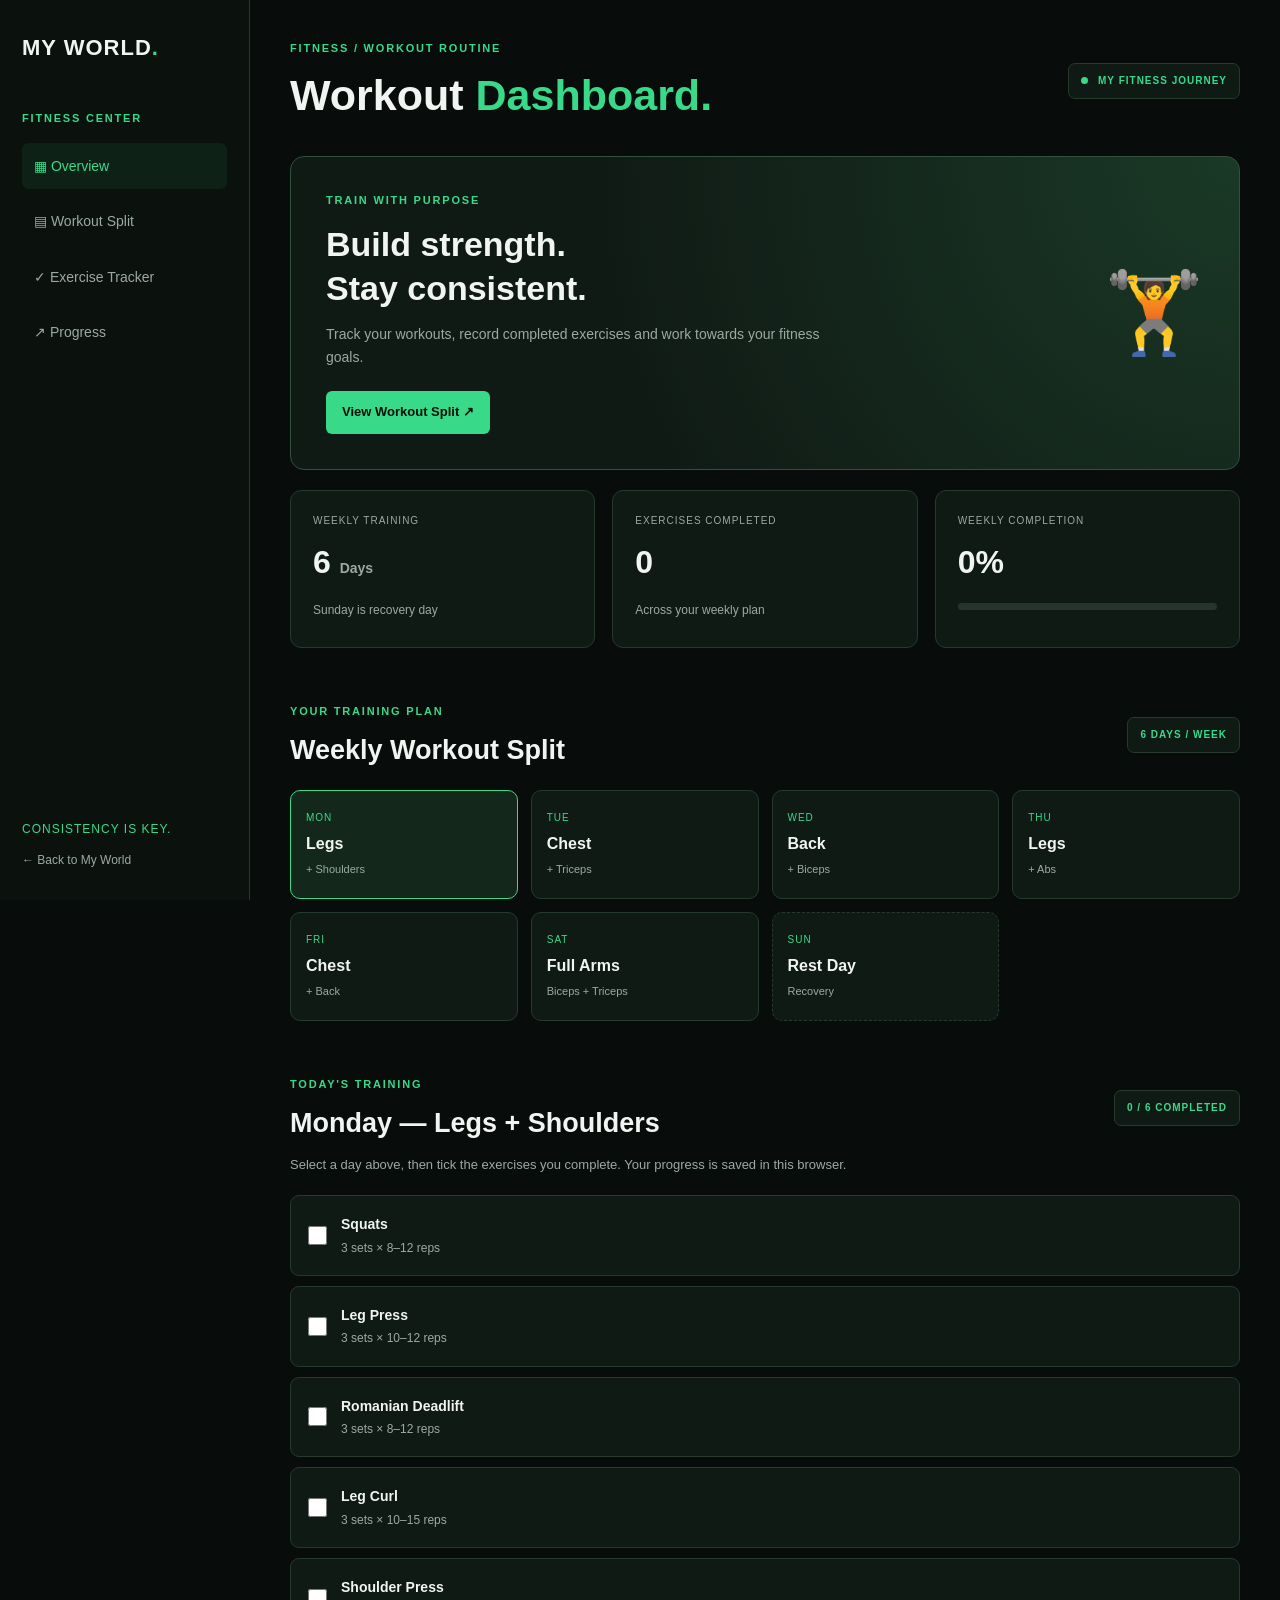
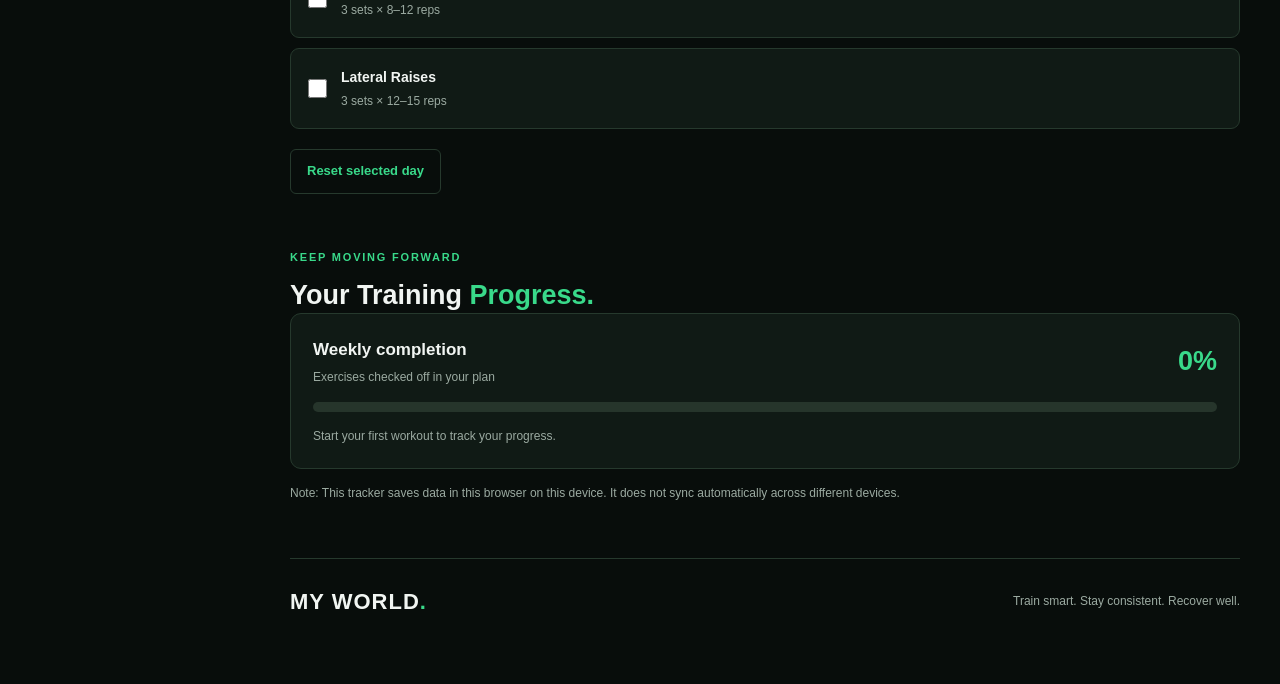
<file: workout.html>
<!DOCTYPE html>
<html lang="en">
<head>
  <meta charset="UTF-8">
  <meta name="viewport" content="width=device-width, initial-scale=1.0">

  <meta name="description"
        content="My personal gym workout routine and training tracker.">

  <title>Workout Routine | My World</title>

  <link rel="stylesheet" href="workout.css">
  <script src="workout.js" defer></script>
</head>

<body>

  <!-- SIDEBAR -->
  <aside class="sidebar">
    <a href="index.html" class="brand">MY WORLD<span>.</span></a>

    <p class="sidebar-label">FITNESS CENTER</p>

    <nav>
      <a href="#overview" class="nav-item active">▦ Overview</a>
      <a href="#schedule" class="nav-item">▤ Workout Split</a>
      <a href="#tracker" class="nav-item">✓ Exercise Tracker</a>
      <a href="#progress" class="nav-item">↗ Progress</a>
    </nav>

    <div class="sidebar-bottom">
      <p>CONSISTENCY IS KEY.</p>
      <a href="index.html">← Back to My World</a>
    </div>
  </aside>

  <!-- MAIN CONTENT -->
  <main class="main-content">

    <!-- HEADER -->
    <header class="topbar">
      <div>
        <p class="eyebrow">FITNESS / WORKOUT ROUTINE</p>
        <h1>Workout <span>Dashboard.</span></h1>
      </div>

      <div class="status-badge">
        <span class="status-dot"></span>
        MY FITNESS JOURNEY
      </div>
    </header>

    <!-- OVERVIEW -->
    <section id="overview" class="section">
      <div class="welcome-card">
        <div>
          <p class="eyebrow">TRAIN WITH PURPOSE</p>
          <h2>Build strength.<br>Stay consistent.</h2>
          <p>
            Track your workouts, record completed exercises
            and work towards your fitness goals.
          </p>
          <a href="#schedule" class="primary-btn">
            View Workout Split ↗
          </a>
        </div>

        <div class="welcome-icon">🏋️</div>
      </div>

      <div class="stats-grid">
        <article class="stat-card">
          <p>WEEKLY TRAINING</p>
          <h3>6 <span>Days</span></h3>
          <small>Sunday is recovery day</small>
        </article>

        <article class="stat-card">
          <p>EXERCISES COMPLETED</p>
          <h3 id="completedCount">0</h3>
          <small>Across your weekly plan</small>
        </article>

        <article class="stat-card">
          <p>WEEKLY COMPLETION</p>
          <h3 id="completionPercent">0%</h3>
          <div class="progress-track">
            <div id="overallProgress" class="progress-fill"></div>
          </div>
        </article>
      </div>
    </section>

    <!-- WEEKLY SCHEDULE -->
    <section id="schedule" class="section">
      <div class="section-heading">
        <div>
          <p class="eyebrow">YOUR TRAINING PLAN</p>
          <h2>Weekly Workout Split</h2>
        </div>
        <span class="section-tag">6 DAYS / WEEK</span>
      </div>

      <div class="days-grid">
        <button class="day-card" data-day="Monday">
          <span>MON</span>
          <strong>Legs</strong>
          <small>+ Shoulders</small>
        </button>

        <button class="day-card" data-day="Tuesday">
          <span>TUE</span>
          <strong>Chest</strong>
          <small>+ Triceps</small>
        </button>

        <button class="day-card" data-day="Wednesday">
          <span>WED</span>
          <strong>Back</strong>
          <small>+ Biceps</small>
        </button>

        <button class="day-card" data-day="Thursday">
          <span>THU</span>
          <strong>Legs</strong>
          <small>+ Abs</small>
        </button>

        <button class="day-card" data-day="Friday">
          <span>FRI</span>
          <strong>Chest</strong>
          <small>+ Back</small>
        </button>

        <button class="day-card" data-day="Saturday">
          <span>SAT</span>
          <strong>Full Arms</strong>
          <small>Biceps + Triceps</small>
        </button>

        <button class="day-card rest-day" data-day="Sunday">
          <span>SUN</span>
          <strong>Rest Day</strong>
          <small>Recovery</small>
        </button>
      </div>
    </section>

    <!-- EXERCISE TRACKER -->
    <section id="tracker" class="section">
      <div class="section-heading">
        <div>
          <p class="eyebrow">TODAY'S TRAINING</p>
          <h2 id="workoutTitle">Monday — Legs + Shoulders</h2>
        </div>

        <span id="exerciseSummary" class="section-tag">
          0 COMPLETED
        </span>
      </div>

      <p class="section-description">
        Select a day above, then tick the exercises you complete.
        Your progress is saved in this browser.
      </p>

      <div class="exercise-list" id="exerciseList"></div>

      <button id="resetDay" class="secondary-btn">
        Reset selected day
      </button>
    </section>

    <!-- PROGRESS -->
    <section id="progress" class="section">
      <p class="eyebrow">KEEP MOVING FORWARD</p>
      <h2>Your Training <span>Progress.</span></h2>

      <div class="progress-card">
        <div class="progress-header">
          <div>
            <h3>Weekly completion</h3>
            <p>Exercises checked off in your plan</p>
          </div>

          <strong id="progressLabel">0%</strong>
        </div>

        <div class="progress-track large-track">
          <div id="progressBar" class="progress-fill"></div>
        </div>

        <p id="progressMessage" class="progress-message">
          Start your first workout to track your progress.
        </p>
      </div>

      <p class="note">
        Note: This tracker saves data in this browser on this device.
        It does not sync automatically across different devices.
      </p>
    </section>

    <footer>
      <a href="index.html" class="brand">MY WORLD<span>.</span></a>
      <p>Train smart. Stay consistent. Recover well.</p>
    </footer>

  </main>

</body>
</html>
</file>
<file: style.css>
/* GENERAL */
* {
  margin: 0;
  padding: 0;
  box-sizing: border-box;
}

html {
  scroll-behavior: smooth;
  scroll-padding-top: 90px;
}

body {
  background: #080d0b;
  color: #f1f5f2;
  font-family: -apple-system, BlinkMacSystemFont,
    "Segoe UI", sans-serif;
  line-height: 1.6;
}

:root {
  --green: #39d98a;
  --dark-card: #101a15;
  --muted: #9baaa1;
}

a {
  color: inherit;
  text-decoration: none;
}

/* NAVIGATION */
.navbar {
  min-height: 76px;
  padding: 18px 8%;
  display: flex;
  align-items: center;
  justify-content: space-between;
  background: rgba(8, 13, 11, 0.95);
  border-bottom: 1px solid #1c2b22;
  position: sticky;
  top: 0;
  z-index: 100;
}

.logo {
  font-size: 23px;
  font-weight: 800;
  letter-spacing: 1px;
}

.logo span,
h1 span,
h2 span {
  color: var(--green);
}

.nav-links {
  display: flex;
  align-items: center;
  gap: 27px;
}

.nav-links a {
  color: #bdc9c1;
  font-size: 14px;
  transition: 0.3s;
}

.nav-links a:hover {
  color: var(--green);
}

.nav-links .contact-btn {
  border: 1px solid var(--green);
  padding: 9px 18px;
  border-radius: 6px;
  color: var(--green);
}

.menu-toggle {
  display: none;
  background: none;
  color: white;
  border: none;
  font-size: 27px;
  cursor: pointer;
}

/* HERO */
.hero {
  min-height: 570px;
  padding: 100px 10%;
  display: flex;
  align-items: center;
  justify-content: space-between;
  gap: 50px;
}

.hero-content {
  max-width: 650px;
}

.eyebrow {
  color: var(--green);
  font-size: 12px;
  font-weight: 700;
  letter-spacing: 2px;
  margin-bottom: 18px;
}

h1 {
  font-size: clamp(40px, 6vw, 70px);
  line-height: 1.13;
  margin-bottom: 22px;
}

.hero-description,
.section-description {
  color: var(--muted);
  max-width: 580px;
  font-size: 16px;
}

.hero-buttons {
  display: flex;
  gap: 15px;
  margin-top: 32px;
  flex-wrap: wrap;
}

.primary-btn,
.secondary-btn {
  display: inline-block;
  padding: 13px 23px;
  border-radius: 6px;
  font-size: 14px;
  font-weight: 700;
  transition: 0.3s;
}

.primary-btn {
  background: var(--green);
  color: #061009;
}

.primary-btn:hover {
  background: #68efac;
  transform: translateY(-3px);
}

.secondary-btn {
  border: 1px solid #34473b;
  color: white;
}

.secondary-btn:hover {
  border-color: var(--green);
}

.hero-card {
  width: 310px;
  height: 310px;
  border: 1px solid #294534;
  border-radius: 50%;
  background: radial-gradient(circle, #193c29, #0b140e 70%);
  display: flex;
  flex-direction: column;
  align-items: center;
  justify-content: center;
  position: relative;
  flex-shrink: 0;
  box-shadow: 0 0 80px #39d98a17;
}

.hero-symbol {
  font-size: 100px;
  font-weight: 900;
}

.hero-symbol span {
  color: var(--green);
}

.hero-card p {
  color: var(--green);
  font-size: 11px;
  letter-spacing: 3px;
}

.orbit {
  position: absolute;
  border: 1px solid #39d98a40;
  border-radius: 50%;
}

.orbit-one {
  width: 340px;
  height: 180px;
  transform: rotate(-30deg);
}

.orbit-two {
  width: 180px;
  height: 340px;
  transform: rotate(30deg);
}

/* SECTIONS */
.section {
  padding: 90px 10%;
  border-top: 1px solid #1b2920;
}

.section h2 {
  font-size: clamp(30px, 4vw, 44px);
  margin-bottom: 15px;
}

.stats,
.feature-grid {
  display: grid;
  grid-template-columns: repeat(3, 1fr);
  gap: 20px;
  margin-top: 35px;
}

.stat-card,
.feature-card {
  background: var(--dark-card);
  border: 1px solid #22352a;
  border-radius: 12px;
  padding: 28px;
  transition: 0.3s;
}

.stat-card h3 {
  color: var(--green);
  font-size: 35px;
}

.stat-card p,
.feature-card p {
  color: var(--muted);
  font-size: 14px;
}

.feature-card:hover,
.stat-card:hover {
  transform: translateY(-6px);
  border-color: var(--green);
}

.card-icon {
  font-size: 32px;
  margin-bottom: 15px;
}

.feature-card h3 {
  font-size: 19px;
  margin-bottom: 10px;
}

.card-tag {
  display: inline-block;
  color: var(--green);
  background: #39d98a12;
  border: 1px solid #39d98a30;
  padding: 5px 10px;
  font-size: 10px;
  letter-spacing: 1px;
  margin-top: 20px;
  border-radius: 4px;
}

/* CONTACT */
.contact-section {
  text-align: center;
}

.contact-section .section-description {
  margin: 0 auto 30px;
}

/* FOOTER */
footer {
  border-top: 1px solid #1b2920;
  padding: 30px 8%;
  display: flex;
  align-items: center;
  justify-content: space-between;
  flex-wrap: wrap;
  gap: 15px;
}

footer p {
  color: var(--muted);
  font-size: 12px;
}

/* MOBILE */
@media (max-width: 850px) {
  .navbar {
    padding: 16px 6%;
  }

  .menu-toggle {
    display: block;
  }

  .nav-links {
    display: none;
    position: absolute;
    top: 75px;
    left: 0;
    width: 100%;
    background: #0b120e;
    padding: 25px 6%;
    flex-direction: column;
    align-items: flex-start;
    border-bottom: 1px solid #294534;
  }

  .nav-links.active {
    display: flex;
  }

  .hero {
    padding: 75px 7%;
    flex-direction: column;
    align-items: flex-start;
  }

  .hero-card {
    align-self: center;
    width: 240px;
    height: 240px;
  }

  .hero-symbol {
    font-size: 75px;
  }

  .orbit-one {
    width: 260px;
    height: 140px;
  }

  .orbit-two {
    width: 140px;
    height: 260px;
  }

  .section {
    padding: 70px 7%;
  }

  .feature-grid,
  .stats {
    grid-template-columns: 1fr;
  }

  footer {
    flex-direction: column;
    text-align: center;
  }
}

/* DETAILED SECTION CONTENT */

.detail-list {
  margin: 18px 0 0;
  padding-left: 20px;
  color: var(--muted);
  font-size: 13px;
}

.detail-list li {
  margin-bottom: 9px;
  padding-left: 3px;
}

.detail-list li::marker {
  color: var(--green);
}

.info-panel {
  margin-top: 30px;
  padding: 28px;
  background: linear-gradient(135deg, #10251a, #0b130e);
  border: 1px solid #294534;
  border-left: 4px solid var(--green);
  border-radius: 10px;
}

.info-panel h3 {
  margin-bottom: 12px;
  color: var(--green);
  font-size: 20px;
}

.info-panel p {
  color: var(--muted);
  font-size: 14px;
  line-height: 1.9;
}

.feature-card {
  height: 100%;
}

.feature-card p {
  line-height: 1.8;
}

/* FOUR CARDS PER ROW ON WIDE SCREENS */
@media (min-width: 1200px) {
  .feature-grid {
    grid-template-columns: repeat(3, minmax(0, 1fr));
  }
}

.dashboard-link {
  display: inline-block;
  margin-top: 18px;
  color: #39d98a;
  font-size: 13px;
  font-weight: 700;
}

.dashboard-link:hover {
  text-decoration: underline;
}

.dashboard-link {
  display: inline-block;
  margin-top: 18px;
  color: #39d98a;
  font-size: 13px;
  font-weight: 700;
}

.dashboard-link:hover {
  text-decoration: underline;
}

.dashboard-link {
    display: inline-block;
    margin-top: 12px;
    padding: 10px 16px;
    border-radius: 8px;
    background: #22c55e;
    color: #08110b;
    font-weight: 700;
    font-size: 13px;
    text-decoration: none;
    transition: background 0.2s ease;
}
</file>
<file: nutrition.css>
:root {
  --bg: #080d0b;
  --panel: #101a15;
  --green: #39d98a;
  --text: #f1f5f2;
  --muted: #9baaa1;
  --border: #26392d;
}

* {
  margin: 0;
  padding: 0;
  box-sizing: border-box;
}

html {
  scroll-behavior: smooth;
  scroll-padding-top: 25px;
}

body {
  background: var(--bg);
  color: var(--text);
  font-family: -apple-system, BlinkMacSystemFont, "Segoe UI", sans-serif;
  line-height: 1.6;
}

a {
  color: inherit;
  text-decoration: none;
}

button,
input,
select {
  font: inherit;
}

button {
  cursor: pointer;
}

.sidebar {
  position: fixed;
  inset: 0 auto 0 0;
  width: 245px;
  padding: 28px 22px;
  background: #0b120e;
  border-right: 1px solid var(--border);
  display: flex;
  flex-direction: column;
  z-index: 10;
}

.brand {
  font-size: 22px;
  font-weight: 850;
  letter-spacing: 1px;
}

.brand span,
h1 span {
  color: var(--green);
}

.sidebar-label,
.eyebrow {
  color: var(--green);
  font-size: 11px;
  font-weight: 750;
  letter-spacing: 1.8px;
}

.sidebar-label {
  margin: 40px 0 15px;
}

.sidebar nav {
  display: grid;
  gap: 9px;
}

.nav-item {
  padding: 12px;
  border-radius: 7px;
  color: var(--muted);
  font-size: 14px;
}

.nav-item:hover,
.nav-item.active {
  color: var(--green);
  background: #39d98a12;
}

.sidebar-bottom {
  margin-top: auto;
  display: grid;
  gap: 12px;
  font-size: 12px;
  color: var(--muted);
}

.sidebar-bottom p {
  color: var(--green);
  letter-spacing: 1px;
}

.main-content {
  max-width: 1600px;
  margin-left: 245px;
  padding: 38px;
}

.topbar,
.section-heading {
  display: flex;
  justify-content: space-between;
  align-items: center;
  gap: 20px;
}

.topbar {
  margin-bottom: 32px;
}

h1 {
  font-size: clamp(30px, 4vw, 42px);
  line-height: 1.2;
  margin: 6px 0;
}

h2 {
  font-size: 26px;
}

h3 {
  font-size: 19px;
}

.muted {
  color: var(--muted);
  font-size: 13px;
}

.date-badge,
.section-tag {
  padding: 9px 12px;
  border: 1px solid var(--border);
  border-radius: 7px;
  background: var(--panel);
  color: var(--green);
  font-size: 11px;
}

.section {
  margin-bottom: 45px;
}

.eyebrow {
  margin-bottom: 12px;
}

/* WELCOME */

.welcome-card {
  display: flex;
  justify-content: space-between;
  align-items: center;
  gap: 25px;
  padding: 32px;
  border: 1px solid #31513c;
  border-radius: 13px;
  background: radial-gradient(circle at top right, #1a3926, #101a15 70%);
}

.welcome-card h2 {
  font-size: 33px;
  margin-bottom: 12px;
}

.welcome-card p:not(.eyebrow) {
  color: var(--muted);
  max-width: 500px;
  font-size: 14px;
}

.welcome-icon {
  font-size: 75px;
}

/* CALORIES */

.calorie-card {
  display: flex;
  justify-content: space-between;
  align-items: center;
  gap: 25px;
  margin-top: 18px;
  padding: 25px;
  background: var(--panel);
  border: 1px solid var(--border);
  border-radius: 12px;
}

.card-label {
  color: var(--muted);
  font-size: 11px;
  letter-spacing: 1px;
}

.calorie-card h2 {
  font-size: 35px;
  margin: 7px 0;
}

.calorie-card h2 small,
.macro-card h3 small,
.water-summary h3 small {
  color: var(--muted);
  font-size: 13px;
  font-weight: 400;
}

.calorie-circle {
  width: 120px;
  height: 120px;
  border-radius: 50%;
  display: grid;
  place-items: center;
  background: conic-gradient(var(--green) 0%, #26352b 0%);
  flex-shrink: 0;
}

.calorie-circle > div {
  width: 94px;
  height: 94px;
  border-radius: 50%;
  background: var(--panel);
  display: flex;
  flex-direction: column;
  justify-content: center;
  align-items: center;
}

.calorie-circle strong {
  font-size: 24px;
  color: var(--green);
}

.calorie-circle small {
  color: var(--muted);
  font-size: 10px;
}

/* MACROS */

.macro-grid {
  display: grid;
  grid-template-columns: repeat(3, minmax(0, 1fr));
  gap: 15px;
  margin-top: 17px;
}

.macro-card {
  padding: 21px;
  background: var(--panel);
  border: 1px solid var(--border);
  border-radius: 11px;
}

.macro-heading {
  display: flex;
  justify-content: space-between;
  gap: 8px;
  font-size: 12px;
}

.macro-heading > span:last-child {
  color: var(--green);
}

.macro-card h3 {
  font-size: 28px;
  margin: 10px 0;
}

.macro-card > p {
  font-size: 11px;
  color: var(--muted);
}

/* PROGRESS BARS */

.progress-track {
  height: 7px;
  width: 100%;
  margin: 12px 0;
  background: #26352b;
  border-radius: 20px;
  overflow: hidden;
}

.progress-fill {
  height: 100%;
  width: 0;
  background: var(--green);
  border-radius: inherit;
  transition: width 0.25s ease;
}

/* FORMS */

.section-heading {
  margin-bottom: 20px;
}

.meal-form,
.goals-card,
.water-card {
  padding: 23px;
  background: var(--panel);
  border: 1px solid var(--border);
  border-radius: 11px;
}

.form-grid {
  display: grid;
  grid-template-columns: repeat(3, minmax(0, 1fr));
  gap: 16px;
}

label {
  display: grid;
  gap: 7px;
  color: var(--muted);
  font-size: 12px;
}

input,
select {
  width: 100%;
  min-width: 0;
  padding: 11px;
  color: var(--text);
  background: #0b120e;
  border: 1px solid var(--border);
  border-radius: 6px;
  outline: none;
}

input:focus,
select:focus {
  border-color: var(--green);
}

input[type="date"] {
  color-scheme: dark;
}

.primary-btn,
.secondary-btn {
  display: inline-block;
  padding: 11px 15px;
  border-radius: 6px;
  font-size: 12px;
  font-weight: 700;
}

.primary-btn {
  margin-top: 20px;
  color: #061009;
  background: var(--green);
  border: none;
}

.primary-btn:hover {
  background: #68efac;
}

.secondary-btn {
  color: var(--green);
  background: transparent;
  border: 1px solid var(--border);
}

.secondary-btn:hover {
  border-color: var(--green);
}

.form-note {
  color: var(--muted);
  font-size: 11px;
  margin-top: 12px;
}

/* MEALS */

.meal-list {
  display: grid;
  gap: 11px;
  margin-top: 17px;
}

.meal-item {
  display: flex;
  justify-content: space-between;
  align-items: center;
  gap: 15px;
  padding: 17px;
  border: 1px solid var(--border);
  border-radius: 9px;
  background: var(--panel);
}

.meal-item h3 {
  font-size: 14px;
}

.meal-item p {
  color: var(--muted);
  font-size: 11px;
  margin-top: 4px;
}

.meal-item strong {
  font-size: 13px;
  white-space: nowrap;
}

.meal-actions {
  display: flex;
  align-items: center;
  gap: 12px;
}

.delete-btn {
  padding: 7px 9px;
  color: #ff9696;
  background: transparent;
  border: 1px solid #593535;
  border-radius: 5px;
  font-size: 11px;
}

.empty-state {
  padding: 22px;
  border: 1px dashed var(--border);
  border-radius: 9px;
  color: var(--muted);
  font-size: 13px;
}

/* WATER */

.water-summary {
  display: flex;
  align-items: center;
  gap: 15px;
}

.water-icon {
  font-size: 40px;
}

.water-summary h3 {
  font-size: 26px;
}

.water-track {
  height: 10px;
  margin: 22px 0 12px;
}

.water-buttons {
  display: flex;
  flex-wrap: wrap;
  gap: 10px;
  margin-top: 20px;
}

/* GOALS */

.goals-card {
  display: grid;
  grid-template-columns: repeat(3, minmax(0, 1fr));
  gap: 18px;
}

.goals-card .primary-btn,
.goals-card .form-note {
  align-self: end;
}

/* HISTORY */

.history-description {
  margin-bottom: 20px;
}

.history-controls {
  display: flex;
  align-items: end;
  gap: 15px;
  flex-wrap: wrap;
}

.history-controls label {
  width: 220px;
}

.history-summary {
  margin-top: 18px;
  padding: 18px;
  background: var(--panel);
  border: 1px solid var(--border);
  border-radius: 9px;
  color: var(--muted);
  font-size: 13px;
}

.history-summary strong {
  color: var(--green);
}

/* FOOTER */

footer {
  border-top: 1px solid var(--border);
  padding: 24px 0;
  display: flex;
  justify-content: space-between;
  align-items: center;
  gap: 15px;
}

footer p {
  color: var(--muted);
  font-size: 11px;
}

/* MOBILE */

@media (max-width: 1050px) {
  .sidebar {
    width: 210px;
  }

  .main-content {
    margin-left: 210px;
    padding: 25px;
  }

  .form-grid {
    grid-template-columns: repeat(2, minmax(0, 1fr));
  }

  .macro-grid {
    grid-template-columns: 1fr;
  }
}

@media (max-width: 700px) {
  .sidebar {
    position: relative;
    width: 100%;
    padding: 18px;
  }

  .sidebar-label,
  .sidebar nav,
  .sidebar-bottom {
    display: none;
  }

  .main-content {
    margin-left: 0;
    padding: 22px 16px;
  }

  .topbar,
  .section-heading {
    align-items: flex-start;
    flex-direction: column;
  }

  .welcome-card {
    padding: 22px;
  }

  .welcome-card h2 {
    font-size: 28px;
  }

  .welcome-icon {
    display: none;
  }

  .calorie-card {
    padding: 19px;
  }

  .calorie-circle {
    width: 95px;
    height: 95px;
  }

  .calorie-circle > div {
    width: 75px;
    height: 75px;
  }

  .calorie-circle strong {
    font-size: 20px;
  }

  .form-grid,
  .goals-card {
    grid-template-columns: 1fr;
  }

  .meal-form,
  .goals-card,
  .water-card {
    padding: 17px;
  }

  .meal-item {
    align-items: flex-start;
  }

  .meal-actions {
    flex-direction: column;
    align-items: flex-end;
  }

  footer {
    flex-direction: column;
    align-items: flex-start;
  }
}
</file>
<file: price-action.css>
/* =========================
   GLOBAL STYLES
========================= */

:root {
    --bg: #080d0b;
    --sidebar: #0b110e;
    --surface: #101814;
    --surface-light: #151f19;
    --border: #24342a;
    --green: #20df8a;
    --green-dark: #0b9b60;
    --text: #f0f5f1;
    --muted: #91a198;
    --red: #ff6b75;
    --blue: #64b5ff;
    --purple: #bd9aff;
    --orange: #ffb45f;
    --radius: 16px;
}

* {
    margin: 0;
    padding: 0;
    box-sizing: border-box;
}

html {
    scroll-behavior: smooth;
    scroll-padding-top: 25px;
}

body {
    background: var(--bg);
    color: var(--text);
    font-family: -apple-system, BlinkMacSystemFont, "Segoe UI", sans-serif;
    line-height: 1.6;
}

button,
input,
select,
textarea {
    font: inherit;
}

button,
a,
select {
    -webkit-tap-highlight-color: transparent;
}

a {
    color: inherit;
    text-decoration: none;
}

button {
    cursor: pointer;
}

.green-text {
    color: var(--green);
}

.eyebrow {
    color: var(--green);
    font-size: 0.72rem;
    font-weight: 800;
    letter-spacing: 2px;
    margin-bottom: 8px;
}

/* =========================
   LAYOUT
========================= */

.dashboard {
    min-height: 100vh;
}

.sidebar {
    width: 250px;
    height: 100vh;
    position: fixed;
    inset: 0 auto 0 0;
    background: var(--sidebar);
    border-right: 1px solid var(--border);
    padding: 28px 18px;
    display: flex;
    flex-direction: column;
    z-index: 10;
}

.brand {
    display: flex;
    align-items: center;
    gap: 11px;
    font-size: 1.15rem;
    font-weight: 800;
    margin-bottom: 50px;
}

.brand-icon {
    width: 38px;
    height: 38px;
    display: grid;
    place-items: center;
    color: #06150d;
    background: var(--green);
    border-radius: 12px;
}

.sidebar-label {
    color: #6f8075;
    font-size: 0.65rem;
    font-weight: 800;
    letter-spacing: 1.5px;
    margin: 0 10px 15px;
}

.sidebar-nav {
    display: grid;
    gap: 8px;
}

.nav-link {
    padding: 12px 13px;
    display: flex;
    align-items: center;
    gap: 12px;
    border-radius: 10px;
    color: var(--muted);
    font-size: 0.88rem;
    transition: 0.2s ease;
}

.nav-link i {
    width: 18px;
    text-align: center;
}

.nav-link:hover,
.nav-link.active {
    background: rgba(32, 223, 138, 0.1);
    color: var(--green);
}

.sidebar-bottom {
    display: flex;
    align-items: center;
    gap: 9px;
    color: var(--muted);
    font-size: 0.76rem;
    margin-top: auto;
    padding: 15px 8px;
    border-top: 1px solid var(--border);
}

.status-dot {
    width: 8px;
    height: 8px;
    background: var(--green);
    border-radius: 50%;
    box-shadow: 0 0 12px rgba(32, 223, 138, 0.5);
}

.main-content {
    margin-left: 250px;
    padding: 35px;
    max-width: 1700px;
}

/* =========================
   TOPBAR
========================= */

.topbar {
    display: flex;
    justify-content: space-between;
    align-items: center;
    gap: 20px;
    margin-bottom: 30px;
}

.topbar h1 {
    font-size: clamp(1.55rem, 3vw, 2.1rem);
    line-height: 1.25;
}

.back-button {
    border: 1px solid var(--border);
    padding: 10px 15px;
    border-radius: 10px;
    font-size: 0.85rem;
    color: var(--muted);
    white-space: nowrap;
    transition: 0.2s;
}

.back-button:hover {
    border-color: var(--green);
    color: var(--green);
}

/* =========================
   HERO
========================= */

.hero-card {
    position: relative;
    overflow: hidden;
    display: grid;
    grid-template-columns: 1.1fr 0.9fr;
    align-items: center;
    gap: 25px;
    min-height: 330px;
    padding: 38px;
    border: 1px solid #244c35;
    border-radius: 22px;
    background:
        radial-gradient(ellipse at 85% 20%, rgba(32, 223, 138, 0.12), transparent 45%),
        linear-gradient(135deg, #101b14, #0b110e 70%);
}

.badge {
    display: inline-flex;
    align-items: center;
    gap: 8px;
    padding: 7px 11px;
    border: 1px solid rgba(32, 223, 138, 0.25);
    border-radius: 20px;
    color: var(--green);
    font-size: 0.68rem;
    font-weight: 800;
    letter-spacing: 1px;
    margin-bottom: 20px;
}

.hero-content h2 {
    font-size: clamp(2rem, 4vw, 3rem);
    line-height: 1.15;
    letter-spacing: -1px;
    margin-bottom: 17px;
}

.hero-content p {
    max-width: 520px;
    color: var(--muted);
    font-size: 0.93rem;
    margin-bottom: 25px;
}

.primary-button {
    display: inline-flex;
    justify-content: center;
    align-items: center;
    gap: 10px;
    padding: 12px 17px;
    border: 0;
    border-radius: 10px;
    background: var(--green);
    color: #04140b;
    font-size: 0.85rem;
    font-weight: 800;
    transition: 0.2s ease;
}

.primary-button:hover {
    background: #48f4a6;
    transform: translateY(-1px);
}

.full-width {
    width: 100%;
    margin-top: 10px;
}

/* =========================
   DECORATIVE CANDLESTICKS
========================= */

.candle-illustration {
    min-height: 235px;
    position: relative;
    display: flex;
    align-items: center;
    justify-content: center;
    gap: clamp(10px, 2vw, 23px);
    border-bottom: 1px solid #2b4936;
    background-image:
        linear-gradient(rgba(45, 75, 54, 0.2) 1px, transparent 1px),
        linear-gradient(90deg, rgba(45, 75, 54, 0.2) 1px, transparent 1px);
    background-size: 35px 35px;
    border-radius: 12px;
}

.candle {
    position: relative;
    width: 20px;
    height: 100px;
}

.candle .wick {
    position: absolute;
    width: 2px;
    height: 100%;
    left: 50%;
    transform: translateX(-50%);
    background: var(--green);
}

.candle .body {
    position: absolute;
    width: 20px;
    height: 43%;
    left: 0;
    top: 28%;
    background: var(--green);
    border-radius: 2px;
}

.candle-two {
    height: 145px;
}

.candle-two .body {
    height: 57%;
    top: 15%;
}

.candle-three {
    height: 120px;
}

.candle-three .body {
    height: 50%;
    top: 25%;
}

.candle-four {
    height: 155px;
}

.candle-four .body {
    height: 60%;
    top: 20%;
}

.candle-five {
    height: 90px;
}

.candle-five .body {
    height: 40%;
    top: 30%;
}

.candle.bearish .wick {
    background: var(--red);
}

.candle.bearish .body {
    background: var(--red);
}

.chart-caption {
    position: absolute;
    bottom: -29px;
    left: 0;
    right: 0;
    display: flex;
    justify-content: space-between;
    color: #718278;
    font-size: 0.58rem;
    letter-spacing: 1px;
}

/* =========================
   STATS
========================= */

.stats-grid {
    display: grid;
    grid-template-columns: repeat(4, minmax(0, 1fr));
    gap: 17px;
    margin: 25px 0 45px;
}

.stat-card {
    padding: 21px;
    border: 1px solid var(--border);
    border-radius: var(--radius);
    background: var(--surface);
    transition: border-color 0.2s, transform 0.2s;
}

.stat-card:hover {
    border-color: #37684a;
    transform: translateY(-2px);
}

.stat-icon {
    width: 40px;
    height: 40px;
    display: grid;
    place-items: center;
    border-radius: 12px;
    margin-bottom: 17px;
}

.green-icon {
    color: var(--green);
    background: rgba(32, 223, 138, 0.12);
}

.blue-icon {
    color: var(--blue);
    background: rgba(100, 181, 255, 0.12);
}

.purple-icon {
    color: var(--purple);
    background: rgba(189, 154, 255, 0.12);
}

.orange-icon {
    color: var(--orange);
    background: rgba(255, 180, 95, 0.12);
}

.stat-card > p {
    color: var(--muted);
    font-size: 0.8rem;
}

.stat-card h3 {
    font-size: 1.9rem;
    margin: 4px 0;
}

.stat-caption {
    font-size: 0.7rem;
    color: #718278;
}

/* =========================
   SECTIONS
========================= */

.content-section {
    margin-bottom: 48px;
}

.section-heading {
    display: flex;
    justify-content: space-between;
    align-items: flex-end;
    gap: 20px;
    margin-bottom: 22px;
}

.section-heading h2 {
    font-size: 1.55rem;
    margin-bottom: 5px;
}

.section-description {
    color: var(--muted);
    font-size: 0.87rem;
}

/* =========================
   FILTER BAR
========================= */

.filter-bar {
    display: flex;
    gap: 12px;
    margin-bottom: 20px;
}

.search-box {
    display: flex;
    align-items: center;
    gap: 10px;
    flex: 1;
    padding: 0 14px;
    border: 1px solid var(--border);
    border-radius: 10px;
    background: var(--surface);
    color: var(--muted);
}

.search-box input {
    width: 100%;
    padding: 12px 0;
    outline: none;
    border: 0;
    background: transparent;
    color: var(--text);
}

.filter-bar select {
    width: 180px;
}

/* =========================
   INPUTS
========================= */

input,
select,
textarea {
    width: 100%;
    color: var(--text);
    background: #0b120e;
    border: 1px solid #293a2e;
    border-radius: 9px;
    padding: 11px 12px;
    outline: none;
    transition: border-color 0.2s;
}

input:focus,
select:focus,
textarea:focus {
    border-color: var(--green);
}

input::placeholder,
textarea::placeholder {
    color: #68776d;
}

select option {
    background: #101814;
    color: var(--text);
}

textarea {
    resize: vertical;
}

label {
    display: block;
    margin: 15px 0 7px;
    color: #c4d0c8;
    font-size: 0.81rem;
    font-weight: 600;
}

/* =========================
   PATTERN CARDS
========================= */

.pattern-grid {
    display: grid;
    grid-template-columns: repeat(3, minmax(0, 1fr));
    gap: 17px;
}

.pattern-card {
    padding: 21px;
    background: var(--surface);
    border: 1px solid var(--border);
    border-radius: var(--radius);
    transition: 0.2s ease;
}

.pattern-card:hover {
    transform: translateY(-3px);
    border-color: #3d674a;
}

.pattern-card-top {
    display: flex;
    justify-content: space-between;
    align-items: center;
    gap: 10px;
    margin-bottom: 16px;
}

.pattern-card h3 {
    font-size: 1.05rem;
}

.pattern-card p {
    color: var(--muted);
    font-size: 0.82rem;
    margin: 11px 0;
}

.pattern-card .context-note {
    padding-top: 12px;
    border-top: 1px solid var(--border);
    font-size: 0.77rem;
}

.pattern-tag {
    padding: 5px 9px;
    border-radius: 20px;
    font-size: 0.67rem;
    font-weight: 800;
    white-space: nowrap;
}

.pattern-tag.bullish {
    color: var(--green);
    background: rgba(32, 223, 138, 0.1);
}

.pattern-tag.bearish {
    color: var(--red);
    background: rgba(255, 107, 117, 0.1);
}

.pattern-tag.neutral {
    color: var(--blue);
    background: rgba(100, 181, 255, 0.1);
}

.pattern-mini-chart {
    display: flex;
    justify-content: center;
    align-items: center;
    gap: 17px;
    height: 100px;
    border-radius: 10px;
    background: #0a100c;
}

.mini-candle {
    position: relative;
    width: 12px;
    height: 45px;
    background: var(--green);
    border-radius: 2px;
}

.mini-candle::before {
    content: "";
    position: absolute;
    width: 2px;
    height: calc(100% + 20px);
    left: 5px;
    top: -10px;
    background: inherit;
    z-index: 0;
}

.mini-candle.red {
    background: var(--red);
}

.mini-candle.doji {
    height: 3px;
    margin-top: 15px;
}

.mini-candle.hammer {
    height: 18px;
    margin-top: -20px;
}

.mini-candle.star {
    height: 18px;
    margin-top: -22px;
}

.disclaimer {
    color: #829087;
    font-size: 0.77rem;
    margin-top: 20px;
}

.disclaimer i {
    color: var(--green);
    margin-right: 6px;
}

/* =========================
   PANELS & SAVED ITEMS
========================= */

.two-column-layout {
    display: grid;
    grid-template-columns: minmax(0, 0.9fr) minmax(0, 1.1fr);
    gap: 20px;
    align-items: start;
}

.panel {
    min-width: 0;
    padding: 24px;
    border: 1px solid var(--border);
    border-radius: var(--radius);
    background: var(--surface);
}

.panel h3 {
    font-size: 1rem;
    margin-bottom: 17px;
}

.panel-title-row {
    display: flex;
    justify-content: space-between;
    align-items: center;
    gap: 12px;
    margin-bottom: 15px;
}

.panel-title-row h3 {
    margin-bottom: 0;
}

.count-pill {
    padding: 5px 9px;
    border-radius: 20px;
    background: #1b2920;
    color: var(--green);
    font-size: 0.7rem;
    white-space: nowrap;
}

.secondary-button {
    display: inline-flex;
    align-items: center;
    justify-content: center;
    gap: 7px;
    padding: 8px 10px;
    border: 1px solid var(--border);
    border-radius: 8px;
    background: transparent;
    color: var(--muted);
    font-size: 0.72rem;
}

.secondary-button:hover {
    color: var(--green);
    border-color: var(--green);
}

.saved-list {
    display: grid;
    gap: 12px;
}

.saved-item {
    padding: 15px;
    border: 1px solid #26372c;
    border-radius: 11px;
    background: #0c130f;
    overflow-wrap: anywhere;
}

.saved-item-top {
    display: flex;
    justify-content: space-between;
    align-items: flex-start;
    gap: 10px;
    margin-bottom: 8px;
}

.saved-item h4 {
    font-size: 0.9rem;
}

.saved-item p {
    color: var(--muted);
    font-size: 0.79rem;
    margin-top: 6px;
    white-space: pre-wrap;
    overflow-wrap: anywhere;
}

.saved-meta {
    color: #728176;
    font-size: 0.69rem;
    margin-top: 8px;
}

.item-actions {
    display: flex;
    gap: 7px;
    margin-top: 13px;
}

.delete-button {
    padding: 6px 9px;
    border: 1px solid rgba(255, 107, 117, 0.25);
    border-radius: 7px;
    background: rgba(255, 107, 117, 0.08);
    color: var(--red);
    font-size: 0.72rem;
}

.delete-button:hover {
    background: rgba(255, 107, 117, 0.16);
}

.empty-state {
    padding: 35px 12px;
    text-align: center;
    color: var(--muted);
}

.empty-state i {
    font-size: 1.8rem;
    color: #4b6453;
    margin-bottom: 12px;
}

.empty-state p {
    color: var(--text);
    font-size: 0.88rem;
    margin-bottom: 5px;
}

.empty-state span {
    font-size: 0.76rem;
}

/* =========================
   TOAST & FOOTER
========================= */

.toast {
    position: fixed;
    right: 25px;
    bottom: 25px;
    z-index: 100;
    max-width: min(350px, calc(100vw - 30px));
    padding: 13px 17px;
    border: 1px solid #2d7047;
    border-radius: 10px;
    background: #10251a;
    color: var(--green);
    box-shadow: 0 10px 35px rgba(0, 0, 0, 0.3);
    opacity: 0;
    transform: translateY(12px);
    pointer-events: none;
    transition: 0.25s ease;
}

.toast.show {
    opacity: 1;
    transform: translateY(0);
}

.footer {
    display: flex;
    justify-content: space-between;
    gap: 15px;
    flex-wrap: wrap;
    padding: 25px 0 5px;
    border-top: 1px solid var(--border);
    color: #718076;
    font-size: 0.75rem;
}

/* =========================
   RESPONSIVE DESIGN
========================= */

@media (max-width: 1200px) {
    .main-content {
        padding: 25px;
    }

    .stats-grid {
        grid-template-columns: repeat(2, minmax(0, 1fr));
    }

    .pattern-grid {
        grid-template-columns: repeat(2, minmax(0, 1fr));
    }

    .hero-card {
        padding: 28px;
    }
}

@media (max-width: 900px) {
    .sidebar {
        position: static;
        width: 100%;
        height: auto;
        padding: 15px 20px;
        border-right: 0;
        border-bottom: 1px solid var(--border);
    }

    .brand {
        margin-bottom: 17px;
    }

    .sidebar-label,
    .sidebar-bottom {
        display: none;
    }

    .sidebar-nav {
        display: flex;
        gap: 7px;
        overflow-x: auto;
        padding-bottom: 3px;
    }

    .nav-link {
        flex: 0 0 auto;
        padding: 9px 11px;
        font-size: 0.78rem;
    }

    .main-content {
        margin-left: 0;
    }

    .hero-card {
        grid-template-columns: 1fr;
    }

    .candle-illustration {
        min-height: 190px;
        margin-bottom: 15px;
    }

    .two-column-layout {
        grid-template-columns: 1fr;
    }
}

@media (max-width: 600px) {
    .main-content {
        padding: 20px 14px;
    }

    .topbar {
        align-items: flex-start;
    }

    .topbar h1 {
        font-size: 1.45rem;
    }

    .back-button {
        padding: 8px 10px;
        font-size: 0.75rem;
    }

    .hero-card {
        padding: 24px 18px;
    }

    .hero-content h2 {
        font-size: 2rem;
    }

    .stats-grid {
        gap: 10px;
        margin-bottom: 35px;
    }

    .stat-card {
        padding: 15px;
    }

    .stat-card h3 {
        font-size: 1.6rem;
    }

    .pattern-grid {
        grid-template-columns: 1fr;
    }

    .filter-bar {
        flex-direction: column;
    }

    .filter-bar select {
        width: 100%;
    }

    .section-heading h2 {
        font-size: 1.3rem;
    }

    .panel {
        padding: 17px;
    }

    .panel-title-row {
        align-items: flex-start;
        flex-wrap: wrap;
    }

    .footer {
        flex-direction: column;
    }
}
/* ==================================
   PRICE ACTION DASHBOARD CARD
================================== */

.price-action-card {
    position: relative;
    overflow: hidden;
    background: #101814;
    border: 1px solid #24342a;
    border-radius: 16px;
    padding: 25px;
    transition:
        transform 0.25s ease,
        border-color 0.25s ease,
        box-shadow 0.25s ease;
}

.price-action-card:hover {
    transform: translateY(-5px);
    border-color: #20df8a;
    box-shadow: 0 12px 35px rgba(32, 223, 138, 0.09);
}

.price-action-card .dashboard-card-icon {
    width: 48px;
    height: 48px;
    display: flex;
    align-items: center;
    justify-content: center;
    margin-bottom: 20px;

    background: rgba(32, 223, 138, 0.12);
    color: #20df8a;

    border: 1px solid rgba(32, 223, 138, 0.2);
    border-radius: 13px;

    font-size: 1.25rem;
}

.price-action-card .dashboard-category {
    display: inline-block;
    margin-bottom: 10px;

    color: #20df8a;
    font-size: 0.7rem;
    font-weight: 800;
    letter-spacing: 1.5px;
}

.price-action-card h3 {
    margin-bottom: 12px;
    color: #f0f5f1;
    font-size: 1.25rem;
    line-height: 1.4;
}

.price-action-card p {
    margin-bottom: 22px;
    color: #91a198;
    font-size: 0.9rem;
    line-height: 1.8;
}

.price-action-card .dashboard-link {
    display: inline-flex;
    align-items: center;
    gap: 9px;

    color: #20df8a;
    font-size: 0.88rem;
    font-weight: 700;

    text-decoration: none;
    transition: gap 0.2s ease, color 0.2s ease;
}

.price-action-card .dashboard-link:hover {
    gap: 14px;
    color: #48f4a6;
}

/* Responsive adjustments */
@media (max-width: 600px) {
    .price-action-card {
        padding: 20px;
    }

    .price-action-card h3 {
        font-size: 1.1rem;
    }
}
</file>
<file: risk-management.css>
:root {
    --rm-bg: #07110e;
    --rm-panel: #0d1b16;
    --rm-card: #10231b;
    --rm-border: #1d3b2d;
    --rm-green: #10b981;
    --rm-green-light: #34d399;
    --rm-text: #ecfdf5;
    --rm-muted: #9ab5a6;
    --rm-danger: #fb7185;
}

* {
    box-sizing: border-box;
}

html {
    scroll-behavior: smooth;
}

body {
    margin: 0;
    background: var(--rm-bg);
    color: var(--rm-text);
    font-family: Inter, -apple-system, BlinkMacSystemFont, "Segoe UI", sans-serif;
    line-height: 1.6;
}

.risk-dashboard {
    min-height: 100vh;
}

.risk-dashboard a {
    color: inherit;
    text-decoration: none;
}

.risk-sidebar {
    position: fixed;
    inset: 0 auto 0 0;
    z-index: 10;
    display: flex;
    flex-direction: column;
    width: 245px;
    padding: 28px 18px;
    background: var(--rm-panel);
    border-right: 1px solid var(--rm-border);
}

.brand {
    display: flex;
    align-items: center;
    gap: 12px;
    margin-bottom: 48px;
    font-size: 1.25rem;
    font-weight: 750;
}

.brand-icon {
    display: grid;
    place-items: center;
    width: 40px;
    height: 40px;
    border-radius: 12px;
    background: var(--rm-green);
    color: #04130c;
}

.brand-accent,
.green {
    color: var(--rm-green-light);
}

.sidebar-label,
.eyebrow {
    margin: 0 0 10px;
    color: var(--rm-green-light);
    font-size: 0.73rem;
    font-weight: 750;
    letter-spacing: 1.5px;
}

.sidebar-nav {
    display: grid;
    gap: 8px;
}

.sidebar-nav a {
    padding: 11px 12px;
    color: var(--rm-muted);
    border: 1px solid transparent;
    border-radius: 9px;
    transition: 0.2s ease;
}

.sidebar-nav a:hover,
.sidebar-nav a.active {
    background: rgb(16 185 129 / 10%);
    border-color: var(--rm-border);
    color: var(--rm-green-light);
}

.sidebar-note {
    display: flex;
    align-items: flex-start;
    gap: 10px;
    margin-top: auto;
    padding: 14px;
    color: var(--rm-muted);
    background: var(--rm-card);
    border: 1px solid var(--rm-border);
    border-radius: 12px;
    font-size: 0.85rem;
}

.status-dot {
    flex: 0 0 8px;
    width: 8px;
    height: 8px;
    margin-top: 7px;
    border-radius: 50%;
    background: var(--rm-green);
}

.risk-main {
    width: min(100% - 245px, 1500px);
    margin-left: 245px;
    padding: 38px clamp(20px, 4vw, 56px);
}

.page-header,
.section-heading {
    display: flex;
    align-items: center;
    justify-content: space-between;
    gap: 20px;
}

.page-header {
    margin-bottom: 30px;
}

.page-header h1 {
    margin: 0;
    font-size: clamp(2rem, 4vw, 3rem);
    letter-spacing: -1.5px;
    line-height: 1.15;
}

.subtitle,
.section-description {
    max-width: 750px;
    color: var(--rm-muted);
}

.header-badge,
.badge {
    display: inline-flex;
    align-items: center;
    gap: 8px;
    padding: 8px 12px;
    color: var(--rm-green-light);
    background: rgb(16 185 129 / 9%);
    border: 1px solid var(--rm-border);
    border-radius: 999px;
    font-size: 0.8rem;
    white-space: nowrap;
}

.header-badge .status-dot {
    margin-top: 0;
}

.panel,
.stat-card {
    margin-bottom: 22px;
    padding: 24px;
    background: var(--rm-panel);
    border: 1px solid var(--rm-border);
    border-radius: 16px;
}

.section-heading {
    margin-bottom: 12px;
}

.section-heading h2 {
    margin: 0;
    font-size: 1.35rem;
}

.form-grid {
    display: grid;
    grid-template-columns: repeat(3, minmax(0, 1fr));
    gap: 18px;
    margin-top: 22px;
}

.form-grid label {
    display: flex;
    flex-direction: column;
    gap: 8px;
    color: var(--rm-text);
    font-size: 0.9rem;
    font-weight: 600;
}

.form-grid input,
.form-grid select,
.form-grid textarea {
    width: 100%;
    min-width: 0;
    padding: 12px 13px;
    color: var(--rm-text);
    background: #091610;
    border: 1px solid var(--rm-border);
    border-radius: 9px;
    font: inherit;
}

.form-grid input:focus,
.form-grid select:focus,
.form-grid textarea:focus {
    outline: 2px solid var(--rm-green);
    outline-offset: 2px;
    border-color: var(--rm-green);
}

.form-grid input::placeholder,
.form-grid textarea::placeholder {
    color: #789687;
}

.form-grid select {
    cursor: pointer;
}

.full-width {
    grid-column: 1 / -1;
}

.field-hint {
    margin: 14px 0 0;
    color: var(--rm-muted);
    font-size: 0.82rem;
}

.account-summary {
    display: grid;
    grid-template-columns: repeat(2, minmax(0, 1fr));
    gap: 14px;
    margin-top: 22px;
}

.account-summary > div {
    display: grid;
    gap: 5px;
    padding: 16px;
    background: var(--rm-card);
    border: 1px solid var(--rm-border);
    border-radius: 12px;
}

.account-summary span,
.stat-label,
.stat-foot {
    color: var(--rm-muted);
    font-size: 0.83rem;
}

.account-summary strong {
    font-size: 1.35rem;
}

.stats-grid {
    display: grid;
    grid-template-columns: repeat(4, minmax(0, 1fr));
    gap: 16px;
    margin-bottom: 22px;
}

.stat-card {
    display: flex;
    flex-direction: column;
    gap: 7px;
    margin-bottom: 0;
    padding: 20px;
}

.stat-card strong {
    overflow-wrap: anywhere;
    font-size: clamp(1.15rem, 2vw, 1.65rem);
}

.stat-foot {
    font-size: 0.76rem;
}

.results-grid {
    display: grid;
    grid-template-columns: repeat(3, minmax(0, 1fr));
    gap: 14px;
    margin-top: 22px;
}

.result-card {
    display: flex;
    flex-direction: column;
    gap: 8px;
    min-width: 0;
    padding: 17px;
    background: var(--rm-card);
    border: 1px solid var(--rm-border);
    border-radius: 12px;
}

.result-card span {
    color: var(--rm-muted);
    font-size: 0.82rem;
}

.result-card strong {
    overflow-wrap: anywhere;
    font-size: 1.2rem;
}

.button-row {
    display: flex;
    flex-wrap: wrap;
    gap: 12px;
    margin-top: 20px;
}

.risk-dashboard button {
    padding: 11px 16px;
    color: #04130c;
    background: var(--rm-green);
    border: 1px solid var(--rm-green);
    border-radius: 9px;
    font: inherit;
    font-weight: 700;
    cursor: pointer;
    transition: 0.2s ease;
}

.risk-dashboard button:hover {
    background: var(--rm-green-light);
    border-color: var(--rm-green-light);
}

.risk-dashboard button:focus-visible,
.risk-dashboard a:focus-visible {
    outline: 2px solid var(--rm-green-light);
    outline-offset: 3px;
}

.risk-dashboard button.btn-secondary {
    color: var(--rm-text);
    background: transparent;
    border-color: var(--rm-border);
}

.risk-dashboard button.btn-secondary:hover {
    background: var(--rm-card);
    border-color: var(--rm-green);
}

.message {
    min-height: 24px;
    margin: 14px 0 0;
    color: var(--rm-muted);
    font-size: 0.88rem;
}

.message.error {
    color: var(--rm-danger);
}

.message.success {
    color: var(--rm-green-light);
}

.table-wrapper {
    width: 100%;
    margin-top: 24px;
    overflow-x: auto;
}

table {
    width: 100%;
    border-collapse: collapse;
    text-align: left;
    font-size: 0.85rem;
}

th,
td {
    padding: 13px 12px;
    border-bottom: 1px solid var(--rm-border);
    vertical-align: top;
}

th {
    color: var(--rm-green-light);
    font-weight: 700;
    white-space: nowrap;
}

td {
    color: var(--rm-muted);
}

td .delete-trade {
    padding: 6px 9px;
    color: var(--rm-danger);
    background: transparent;
    border-color: var(--rm-border);
    font-size: 0.8rem;
}

td .delete-trade:hover {
    background: rgb(251 113 133 / 10%);
    border-color: var(--rm-danger);
}

.empty-state {
    padding: 20px 0;
    color: var(--rm-muted);
    text-align: center;
}

.checklist {
    display: grid;
    grid-template-columns: repeat(2, minmax(0, 1fr));
    gap: 12px;
    margin: 22px 0;
}

.check-item {
    display: flex;
    align-items: flex-start;
    gap: 12px;
    padding: 16px;
    background: var(--rm-card);
    border: 1px solid var(--rm-border);
    border-radius: 12px;
    cursor: pointer;
}

.check-item input {
    flex: 0 0 auto;
    width: 17px;
    height: 17px;
    margin-top: 4px;
    accent-color: var(--rm-green);
}

.check-item span {
    display: grid;
    gap: 5px;
}

.check-item strong {
    font-size: 0.9rem;
}

.check-item small {
    color: var(--rm-muted);
    font-size: 0.8rem;
}

.page-footer {
    padding: 20px 0;
    color: var(--rm-muted);
    font-size: 0.82rem;
}

.page-footer p {
    margin: 5px 0;
}

@media (max-width: 1150px) {
    .risk-sidebar {
        width: 210px;
    }

    .risk-main {
        width: calc(100% - 210px);
        margin-left: 210px;
        padding: 28px 22px;
    }

    .stats-grid {
        grid-template-columns: repeat(2, minmax(0, 1fr));
    }

    .form-grid {
        grid-template-columns: repeat(2, minmax(0, 1fr));
    }
}

@media (max-width: 760px) {
    .risk-sidebar {
        position: static;
        width: 100%;
        padding: 16px;
        border-right: 0;
        border-bottom: 1px solid var(--rm-border);
    }

    .brand {
        margin-bottom: 20px;
    }

    .sidebar-label,
    .sidebar-note {
        display: none;
    }

    .sidebar-nav {
        display: flex;
        gap: 7px;
        overflow-x: auto;
        padding-bottom: 4px;
    }

    .sidebar-nav a {
        flex: 0 0 auto;
        font-size: 0.85rem;
    }

    .risk-main {
        width: 100%;
        margin: 0;
        padding: 24px 16px;
    }

    .page-header {
        align-items: flex-start;
        flex-direction: column;
    }

    .header-badge {
        white-space: normal;
    }

    .panel {
        padding: 18px;
    }

    .section-heading {
        align-items: flex-start;
        flex-direction: column;
    }

    .results-grid {
        grid-template-columns: repeat(2, minmax(0, 1fr));
    }

    .checklist {
        grid-template-columns: 1fr;
    }
}

@media (max-width: 480px) {
    .form-grid,
    .stats-grid,
    .results-grid,
    .account-summary {
        grid-template-columns: 1fr;
    }

    .full-width {
        grid-column: auto;
    }

    .page-header h1 {
        font-size: 2rem;
    }

    .button-row > button {
        flex: 1 1 100%;
    }
}
</file>
<file: trading-psychology.css>
:root {
    --tp-bg: #07110e;
    --tp-panel: #0d1b16;
    --tp-card: #10231b;
    --tp-border: #1d3b2d;
    --tp-green: #10b981;
    --tp-green-light: #34d399;
    --tp-text: #ecfdf5;
    --tp-muted: #9ab5a6;
    --tp-danger: #fb7185;
}

* {
    box-sizing: border-box;
}

html {
    scroll-behavior: smooth;
}

body {
    margin: 0;
    background: var(--tp-bg);
    color: var(--tp-text);
    font-family: Inter, -apple-system, BlinkMacSystemFont, "Segoe UI", sans-serif;
    line-height: 1.6;
}

.psych-dashboard {
    min-height: 100vh;
}

.psych-dashboard a {
    color: inherit;
    text-decoration: none;
}

.psych-sidebar {
    position: fixed;
    inset: 0 auto 0 0;
    z-index: 10;
    display: flex;
    flex-direction: column;
    width: 245px;
    padding: 28px 18px;
    background: var(--tp-panel);
    border-right: 1px solid var(--tp-border);
}

.psych-brand {
    display: flex;
    align-items: center;
    gap: 12px;
    margin-bottom: 45px;
    font-size: 1.25rem;
    font-weight: 750;
}

.brand-icon {
    display: grid;
    place-items: center;
    width: 40px;
    height: 40px;
    border-radius: 12px;
    background: var(--tp-green);
    color: #04130c;
}

.accent {
    color: var(--tp-green-light);
}

.sidebar-label,
.eyebrow {
    margin: 0 0 10px;
    color: var(--tp-green-light);
    font-size: 0.73rem;
    font-weight: 750;
    letter-spacing: 1.5px;
}

.sidebar-nav {
    display: grid;
    gap: 8px;
}

.sidebar-nav a {
    padding: 11px 12px;
    color: var(--tp-muted);
    border: 1px solid transparent;
    border-radius: 9px;
    transition: 0.2s ease;
}

.sidebar-nav a:hover,
.sidebar-nav a.active {
    color: var(--tp-green-light);
    background: rgb(16 185 129 / 10%);
    border-color: var(--tp-border);
}

.sidebar-reminder {
    display: flex;
    align-items: flex-start;
    gap: 10px;
    margin-top: auto;
    padding: 14px;
    color: var(--tp-muted);
    background: var(--tp-card);
    border: 1px solid var(--tp-border);
    border-radius: 12px;
    font-size: 0.85rem;
}

.sidebar-reminder p {
    margin: 0;
}

.reminder-dot {
    flex: 0 0 8px;
    width: 8px;
    height: 8px;
    margin-top: 7px;
    border-radius: 50%;
    background: var(--tp-green);
}

.psych-main {
    width: calc(100% - 245px);
    max-width: 1750px;
    margin-left: 245px;
    padding: 38px clamp(20px, 4vw, 56px);
}

.page-header,
.section-heading {
    display: flex;
    align-items: center;
    justify-content: space-between;
    gap: 20px;
}

.page-header {
    margin-bottom: 30px;
}

.page-header h1 {
    margin: 0;
    font-size: clamp(2rem, 4vw, 3rem);
    letter-spacing: -1.5px;
    line-height: 1.15;
}

.subtitle,
.section-description {
    max-width: 780px;
    color: var(--tp-muted);
}

.header-badge,
.badge {
    display: inline-flex;
    align-items: center;
    gap: 8px;
    padding: 8px 12px;
    color: var(--tp-green-light);
    background: rgb(16 185 129 / 9%);
    border: 1px solid var(--tp-border);
    border-radius: 999px;
    font-size: 0.8rem;
    white-space: nowrap;
}

.header-badge .reminder-dot {
    margin-top: 0;
}

.stats-grid {
    display: grid;
    grid-template-columns: repeat(4, minmax(0, 1fr));
    gap: 16px;
    margin-bottom: 22px;
}

.stat-card,
.panel {
    min-width: 0;
    padding: 24px;
    background: var(--tp-panel);
    border: 1px solid var(--tp-border);
    border-radius: 16px;
}

.stat-card {
    display: flex;
    flex-direction: column;
    gap: 7px;
    padding: 20px;
}

.stat-label,
.stat-foot {
    color: var(--tp-muted);
    font-size: 0.83rem;
}

.stat-card strong {
    overflow-wrap: anywhere;
    font-size: clamp(1.2rem, 2vw, 1.8rem);
}

.stat-foot {
    font-size: 0.76rem;
}

.panel {
    margin-bottom: 22px;
}

.section-heading {
    margin-bottom: 12px;
}

.section-heading h2 {
    margin: 0;
    font-size: 1.35rem;
}

.form-grid {
    display: grid;
    grid-template-columns: repeat(3, minmax(0, 1fr));
    gap: 18px;
    margin-top: 22px;
}

.form-grid label,
.notes-label {
    display: flex;
    flex-direction: column;
    gap: 8px;
    color: var(--tp-text);
    font-size: 0.9rem;
    font-weight: 600;
}

.form-grid input,
.form-grid select,
.form-grid textarea,
#personalNotes {
    width: 100%;
    min-width: 0;
    padding: 12px 13px;
    color: var(--tp-text);
    background: #091610;
    border: 1px solid var(--tp-border);
    border-radius: 9px;
    font: inherit;
}

.form-grid input:focus,
.form-grid select:focus,
.form-grid textarea:focus,
#personalNotes:focus {
    outline: 2px solid var(--tp-green);
    outline-offset: 2px;
    border-color: var(--tp-green);
}

.form-grid input::placeholder,
.form-grid textarea::placeholder,
#personalNotes::placeholder {
    color: #789687;
}

.form-grid select {
    cursor: pointer;
}

.full-width {
    grid-column: 1 / -1;
}

.button-row {
    display: flex;
    flex-wrap: wrap;
    gap: 12px;
    margin-top: 20px;
}

.psych-dashboard button {
    padding: 11px 16px;
    color: #04130c;
    background: var(--tp-green);
    border: 1px solid var(--tp-green);
    border-radius: 9px;
    font: inherit;
    font-weight: 700;
    cursor: pointer;
    transition: 0.2s ease;
}

.psych-dashboard button:hover {
    background: var(--tp-green-light);
    border-color: var(--tp-green-light);
}

.psych-dashboard button:focus-visible,
.psych-dashboard a:focus-visible {
    outline: 2px solid var(--tp-green-light);
    outline-offset: 3px;
}

.psych-dashboard button.secondary-btn {
    color: var(--tp-text);
    background: transparent;
    border-color: var(--tp-border);
}

.psych-dashboard button.secondary-btn:hover {
    background: var(--tp-card);
    border-color: var(--tp-green);
}

.message {
    min-height: 24px;
    margin: 14px 0 0;
    color: var(--tp-muted);
    font-size: 0.88rem;
}

.message.error {
    color: var(--tp-danger);
}

.message.success {
    color: var(--tp-green-light);
}

.table-wrapper {
    width: 100%;
    margin-top: 24px;
    overflow-x: auto;
}

table {
    width: 100%;
    border-collapse: collapse;
    text-align: left;
    font-size: 0.85rem;
}

th,
td {
    padding: 13px 12px;
    border-bottom: 1px solid var(--tp-border);
    vertical-align: top;
}

th {
    color: var(--tp-green-light);
    font-weight: 700;
    white-space: nowrap;
}

td {
    color: var(--tp-muted);
}

td button.delete-button {
    padding: 6px 9px;
    color: var(--tp-danger);
    background: transparent;
    border-color: var(--tp-border);
    font-size: 0.8rem;
}

td button.delete-button:hover {
    background: rgb(251 113 133 / 10%);
    border-color: var(--tp-danger);
}

.empty-state {
    padding: 20px 0;
    color: var(--tp-muted);
    text-align: center;
}

.journal-list {
    display: grid;
    gap: 14px;
    margin-top: 24px;
}

.journal-card {
    min-width: 0;
    padding: 18px;
    background: var(--tp-card);
    border: 1px solid var(--tp-border);
    border-radius: 12px;
}

.journal-card h3 {
    margin: 0;
    font-size: 1rem;
    overflow-wrap: anywhere;
}

.journal-meta {
    display: flex;
    flex-wrap: wrap;
    gap: 8px;
    margin: 10px 0;
}

.journal-meta span {
    padding: 4px 9px;
    color: var(--tp-green-light);
    background: rgb(16 185 129 / 9%);
    border: 1px solid var(--tp-border);
    border-radius: 999px;
    font-size: 0.76rem;
}

.journal-card p {
    color: var(--tp-muted);
    overflow-wrap: anywhere;
    white-space: pre-wrap;
}

.journal-card .delete-button {
    margin-top: 8px;
}

.checklist {
    display: grid;
    grid-template-columns: repeat(2, minmax(0, 1fr));
    gap: 12px;
    margin: 22px 0;
}

.check-item {
    display: flex;
    align-items: flex-start;
    gap: 12px;
    padding: 16px;
    background: var(--tp-card);
    border: 1px solid var(--tp-border);
    border-radius: 12px;
    cursor: pointer;
}

.check-item input {
    flex: 0 0 auto;
    width: 17px;
    height: 17px;
    margin-top: 4px;
    accent-color: var(--tp-green);
}

.check-item span {
    display: grid;
    gap: 5px;
}

.check-item strong {
    font-size: 0.9rem;
}

.check-item small {
    color: var(--tp-muted);
    font-size: 0.8rem;
}

.notes-label {
    margin: 20px 0 10px;
}

#personalNotes {
    display: block;
    resize: vertical;
}

.page-footer {
    padding: 20px 0;
    color: var(--tp-muted);
    font-size: 0.82rem;
}

.page-footer p {
    margin: 5px 0;
}

@media (max-width: 1150px) {
    .psych-sidebar {
        width: 210px;
    }

    .psych-main {
        width: calc(100% - 210px);
        margin-left: 210px;
        padding: 28px 22px;
    }

    .stats-grid {
        grid-template-columns: repeat(2, minmax(0, 1fr));
    }

    .form-grid {
        grid-template-columns: repeat(2, minmax(0, 1fr));
    }
}

@media (max-width: 760px) {
    .psych-sidebar {
        position: static;
        width: 100%;
        padding: 16px;
        border-right: 0;
        border-bottom: 1px solid var(--tp-border);
    }

    .psych-brand {
        margin-bottom: 20px;
    }

    .sidebar-label,
    .sidebar-reminder {
        display: none;
    }

    .sidebar-nav {
        display: flex;
        gap: 7px;
        overflow-x: auto;
        padding-bottom: 4px;
    }

    .sidebar-nav a {
        flex: 0 0 auto;
        font-size: 0.85rem;
    }

    .psych-main {
        width: 100%;
        margin: 0;
        padding: 24px 16px;
    }

    .page-header {
        align-items: flex-start;
        flex-direction: column;
    }

    .header-badge {
        white-space: normal;
    }

    .panel {
        padding: 18px;
    }

    .section-heading {
        align-items: flex-start;
        flex-direction: column;
    }

    .checklist {
        grid-template-columns: 1fr;
    }
}

@media (max-width: 480px) {
    .form-grid,
    .stats-grid {
        grid-template-columns: 1fr;
    }

    .full-width {
        grid-column: auto;
    }

    .page-header h1 {
        font-size: 2rem;
    }

    .button-row > button {
        flex: 1 1 100%;
    }
}
</file>
<file: trading-strategies.css>
:root {
    --bg: #080d0b;
    --sidebar: #0b110e;
    --surface: #101814;
    --surface-light: #151f19;
    --border: #24342a;
    --green: #20df8a;
    --text: #f0f5f1;
    --muted: #91a198;
    --red: #ff6b75;
    --blue: #64b5ff;
    --purple: #bd9aff;
    --orange: #ffb45f;
}

* {
    margin: 0;
    padding: 0;
    box-sizing: border-box;
}

html {
    scroll-behavior: smooth;
    scroll-padding-top: 20px;
}

body {
    background: var(--bg);
    color: var(--text);
    font-family: -apple-system, BlinkMacSystemFont, "Segoe UI", sans-serif;
    line-height: 1.6;
}

button,
input,
select,
textarea {
    font: inherit;
}

button,
select {
    cursor: pointer;
}

a {
    color: inherit;
    text-decoration: none;
}

.green-text {
    color: var(--green);
}

.eyebrow {
    color: var(--green);
    font-size: 0.72rem;
    font-weight: 800;
    letter-spacing: 2px;
    margin-bottom: 8px;
}

/* Layout */

.sidebar {
    width: 250px;
    height: 100vh;
    position: fixed;
    inset: 0 auto 0 0;
    padding: 28px 18px;
    background: var(--sidebar);
    border-right: 1px solid var(--border);
    display: flex;
    flex-direction: column;
    z-index: 10;
}

.brand {
    display: flex;
    align-items: center;
    gap: 11px;
    font-size: 1.15rem;
    font-weight: 800;
    margin-bottom: 45px;
}

.brand-icon {
    width: 38px;
    height: 38px;
    display: grid;
    place-items: center;
    background: var(--green);
    color: #06150d;
    border-radius: 12px;
}

.sidebar-label {
    color: #718076;
    font-size: 0.65rem;
    font-weight: 800;
    letter-spacing: 1.5px;
    margin: 0 10px 15px;
}

.sidebar-nav {
    display: grid;
    gap: 8px;
}

.nav-link {
    padding: 11px 13px;
    display: flex;
    align-items: center;
    gap: 12px;
    color: var(--muted);
    font-size: 0.84rem;
    border-radius: 10px;
    transition: 0.2s;
}

.nav-link:hover,
.nav-link.active {
    color: var(--green);
    background: rgba(32, 223, 138, 0.1);
}

.nav-link i {
    width: 18px;
    text-align: center;
}

.sidebar-bottom {
    margin-top: auto;
    padding: 15px 8px;
    border-top: 1px solid var(--border);
    color: var(--muted);
    font-size: 0.76rem;
}

.status-dot {
    display: inline-block;
    width: 8px;
    height: 8px;
    background: var(--green);
    border-radius: 50%;
    margin-right: 7px;
}

.main-content {
    margin-left: 250px;
    padding: 35px;
    max-width: 1700px;
}

/* Header */

.topbar {
    display: flex;
    justify-content: space-between;
    align-items: center;
    gap: 20px;
    margin-bottom: 30px;
}

.topbar h1 {
    font-size: clamp(1.5rem, 3vw, 2.1rem);
    line-height: 1.3;
}

.back-button {
    padding: 10px 14px;
    border: 1px solid var(--border);
    border-radius: 10px;
    color: var(--muted);
    font-size: 0.82rem;
    white-space: nowrap;
}

.back-button:hover {
    color: var(--green);
    border-color: var(--green);
}

/* Hero */

.hero-card {
    display: grid;
    grid-template-columns: 1.1fr 0.9fr;
    align-items: center;
    gap: 25px;
    min-height: 320px;
    padding: 35px;
    overflow: hidden;
    border: 1px solid #244c35;
    border-radius: 22px;
    background:
        radial-gradient(ellipse at 85% 20%, rgba(32, 223, 138, 0.12), transparent 45%),
        linear-gradient(135deg, #101b14, #0b110e 70%);
}

.badge {
    display: inline-flex;
    gap: 8px;
    padding: 7px 11px;
    margin-bottom: 18px;
    border: 1px solid rgba(32, 223, 138, 0.25);
    border-radius: 20px;
    color: var(--green);
    font-size: 0.68rem;
    font-weight: 800;
    letter-spacing: 1px;
}

.hero-content h2 {
    font-size: clamp(2rem, 4vw, 3rem);
    line-height: 1.15;
    margin-bottom: 17px;
}

.hero-content p {
    max-width: 540px;
    margin-bottom: 24px;
    color: var(--muted);
    font-size: 0.9rem;
}

.primary-button {
    display: inline-flex;
    align-items: center;
    justify-content: center;
    gap: 9px;
    padding: 12px 17px;
    border: 0;
    border-radius: 10px;
    background: var(--green);
    color: #04140b;
    font-size: 0.84rem;
    font-weight: 800;
    transition: 0.2s;
}

.primary-button:hover {
    background: #48f4a6;
    transform: translateY(-1px);
}

.full-width {
    width: 100%;
    margin-top: 14px;
}

/* Hero graphic */

.hero-visual {
    min-height: 230px;
    display: flex;
    flex-direction: column;
    justify-content: center;
    align-items: center;
    gap: 20px;
    border: 1px solid rgba(32, 223, 138, 0.15);
    border-radius: 16px;
    background:
        linear-gradient(rgba(45, 75, 54, 0.15) 1px, transparent 1px),
        linear-gradient(90deg, rgba(45, 75, 54, 0.15) 1px, transparent 1px);
    background-size: 35px 35px;
}

.visual-icon {
    width: 110px;
    height: 110px;
    display: grid;
    place-items: center;
    border: 1px solid rgba(32, 223, 138, 0.3);
    border-radius: 28px;
    background: rgba(32, 223, 138, 0.09);
    color: var(--green);
    font-size: 3.8rem;
}

.visual-stat {
    display: flex;
    flex-wrap: wrap;
    justify-content: center;
    gap: 12px;
    color: var(--green);
    font-size: 0.7rem;
    font-weight: 800;
    letter-spacing: 1px;
}

.visual-caption {
    color: #718278;
    font-size: 0.58rem;
    letter-spacing: 1px;
}

/* Statistics */

.stats-grid {
    display: grid;
    grid-template-columns: repeat(4, minmax(0, 1fr));
    gap: 17px;
    margin: 25px 0 45px;
}

.stat-card {
    padding: 21px;
    border: 1px solid var(--border);
    border-radius: 16px;
    background: var(--surface);
    transition: 0.2s;
}

.stat-card:hover {
    transform: translateY(-2px);
    border-color: #37684a;
}

.stat-icon {
    width: 40px;
    height: 40px;
    display: grid;
    place-items: center;
    margin-bottom: 15px;
    border-radius: 12px;
}

.green-icon {
    color: var(--green);
    background: rgba(32, 223, 138, 0.12);
}

.blue-icon {
    color: var(--blue);
    background: rgba(100, 181, 255, 0.12);
}

.purple-icon {
    color: var(--purple);
    background: rgba(189, 154, 255, 0.12);
}

.orange-icon {
    color: var(--orange);
    background: rgba(255, 180, 95, 0.12);
}

.stat-card > p {
    color: var(--muted);
    font-size: 0.8rem;
}

.stat-card h3 {
    margin: 4px 0;
    font-size: 1.9rem;
}

.stat-caption {
    color: #718278;
    font-size: 0.7rem;
}

/* Sections */

.content-section {
    margin-bottom: 48px;
}

.section-heading {
    margin-bottom: 22px;
}

.section-heading h2 {
    margin-bottom: 5px;
    font-size: 1.55rem;
}

.section-description {
    color: var(--muted);
    font-size: 0.86rem;
}

/* Search and filters */

.filter-bar {
    display: flex;
    gap: 12px;
    margin-bottom: 20px;
}

.search-box {
    display: flex;
    flex: 1;
    align-items: center;
    gap: 10px;
    padding: 0 14px;
    border: 1px solid var(--border);
    border-radius: 10px;
    background: var(--surface);
    color: var(--muted);
}

.search-box input {
    width: 100%;
    padding: 12px 0;
    border: 0;
    outline: 0;
    background: transparent;
    color: var(--text);
}

.filter-bar select {
    width: 190px;
}

/* Form controls */

input,
select,
textarea {
    width: 100%;
    padding: 11px 12px;
    border: 1px solid #293a2e;
    border-radius: 9px;
    outline: none;
    background: #0b120e;
    color: var(--text);
}

input:focus,
select:focus,
textarea:focus {
    border-color: var(--green);
}

input::placeholder,
textarea::placeholder {
    color: #68776d;
}

select option {
    background: var(--surface);
}

textarea {
    resize: vertical;
}

label {
    display: block;
    margin: 15px 0 7px;
    color: #c4d0c8;
    font-size: 0.81rem;
    font-weight: 600;
}

.checkbox-label {
    display: flex;
    align-items: flex-start;
    gap: 10px;
}

.checkbox-label input {
    width: auto;
    margin-top: 5px;
    accent-color: var(--green);
}

/* Cards */

.card-grid {
    display: grid;
    grid-template-columns: repeat(3, minmax(0, 1fr));
    gap: 17px;
}

.study-card {
    min-width: 0;
    padding: 21px;
    border: 1px solid var(--border);
    border-radius: 16px;
    background: var(--surface);
    transition: 0.2s;
}

.study-card:hover {
    transform: translateY(-3px);
    border-color: #3d674a;
}

.study-card h3 {
    margin: 12px 0 8px;
    font-size: 1rem;
}

.study-card p {
    margin-bottom: 12px;
    color: var(--muted);
    font-size: 0.81rem;
    overflow-wrap: anywhere;
}

.card-top {
    display: flex;
    justify-content: space-between;
    align-items: center;
    gap: 10px;
}

.category-tag {
    display: inline-block;
    padding: 5px 9px;
    border-radius: 20px;
    background: rgba(32, 223, 138, 0.1);
    color: var(--green);
    font-size: 0.66rem;
    font-weight: 800;
}

.favorite-button {
    width: 34px;
    height: 34px;
    border: 1px solid var(--border);
    border-radius: 9px;
    background: transparent;
    color: var(--muted);
}

.favorite-button:hover,
.favorite-button.is-favorite {
    border-color: #8b6d27;
    color: #ffd166;
    background: rgba(255, 209, 102, 0.08);
}

.card-footer {
    display: flex;
    justify-content: space-between;
    align-items: center;
    gap: 10px;
    margin-top: 16px;
    padding-top: 12px;
    border-top: 1px solid var(--border);
    color: #718278;
    font-size: 0.72rem;
}

.disclaimer {
    margin-top: 18px;
    color: #829087;
    font-size: 0.77rem;
}

.disclaimer i {
    margin-right: 6px;
    color: var(--green);
}

/* Forms and panels */

.two-column-layout {
    display: grid;
    grid-template-columns: minmax(0, 0.9fr) minmax(0, 1.1fr);
    gap: 20px;
    align-items: start;
}

.panel {
    min-width: 0;
    padding: 24px;
    border: 1px solid var(--border);
    border-radius: 16px;
    background: var(--surface);
}

.panel h3 {
    margin-bottom: 17px;
    font-size: 1rem;
}

.panel-title-row {
    display: flex;
    justify-content: space-between;
    align-items: center;
    gap: 12px;
    margin-bottom: 15px;
}

.panel-title-row h3 {
    margin-bottom: 0;
}

.count-pill {
    padding: 5px 9px;
    border-radius: 20px;
    background: #1b2920;
    color: var(--green);
    font-size: 0.7rem;
}

.saved-list {
    display: grid;
    gap: 12px;
}

.saved-item {
    padding: 15px;
    border: 1px solid #26372c;
    border-radius: 11px;
    background: #0c130f;
    overflow-wrap: anywhere;
}

.saved-item h4 {
    font-size: 0.9rem;
}

.saved-item p {
    margin-top: 7px;
    color: var(--muted);
    font-size: 0.79rem;
    white-space: pre-wrap;
}

.saved-meta {
    margin-top: 9px;
    color: #728176;
    font-size: 0.69rem;
}

.item-actions {
    display: flex;
    gap: 8px;
    margin-top: 13px;
}

.delete-button {
    padding: 6px 9px;
    border: 1px solid rgba(255, 107, 117, 0.25);
    border-radius: 7px;
    background: rgba(255, 107, 117, 0.08);
    color: var(--red);
    font-size: 0.72rem;
}

.empty-state {
    padding: 30px 12px;
    text-align: center;
    color: var(--muted);
}

.empty-state i {
    margin-bottom: 12px;
    color: #4b6453;
    font-size: 1.8rem;
}

.empty-state p {
    color: var(--text);
    font-size: 0.88rem;
}

.empty-state span {
    font-size: 0.76rem;
}

/* Toast and footer */

.toast {
    position: fixed;
    right: 25px;
    bottom: 25px;
    z-index: 100;
    max-width: calc(100vw - 30px);
    padding: 13px 17px;
    border: 1px solid #2d7047;
    border-radius: 10px;
    background: #10251a;
    color: var(--green);
    opacity: 0;
    transform: translateY(12px);
    pointer-events: none;
    transition: 0.25s;
}

.toast.show {
    opacity: 1;
    transform: translateY(0);
}

.footer {
    display: flex;
    justify-content: space-between;
    flex-wrap: wrap;
    gap: 15px;
    padding: 25px 0 5px;
    border-top: 1px solid var(--border);
    color: #718076;
    font-size: 0.75rem;
}

/* Responsive */

@media (max-width: 1200px) {
    .main-content {
        padding: 25px;
    }

    .stats-grid {
        grid-template-columns: repeat(2, minmax(0, 1fr));
    }

    .card-grid {
        grid-template-columns: repeat(2, minmax(0, 1fr));
    }
}

@media (max-width: 900px) {
    .sidebar {
        position: static;
        width: 100%;
        height: auto;
        padding: 15px 20px;
        border-right: 0;
        border-bottom: 1px solid var(--border);
    }

    .brand {
        margin-bottom: 17px;
    }

    .sidebar-label,
    .sidebar-bottom {
        display: none;
    }

    .sidebar-nav {
        display: flex;
        gap: 7px;
        overflow-x: auto;
    }

    .nav-link {
        flex: 0 0 auto;
        padding: 9px 11px;
        font-size: 0.76rem;
    }

    .main-content {
        margin-left: 0;
    }

    .hero-card {
        grid-template-columns: 1fr;
    }

    .two-column-layout {
        grid-template-columns: 1fr;
    }
}

@media (max-width: 600px) {
    .main-content {
        padding: 20px 14px;
    }

    .topbar {
        align-items: flex-start;
    }

    .topbar h1 {
        font-size: 1.4rem;
    }

    .back-button {
        padding: 8px 10px;
        font-size: 0.74rem;
    }

    .hero-card {
        padding: 23px 18px;
    }

    .hero-content h2 {
        font-size: 2rem;
    }

    .stats-grid {
        gap: 10px;
    }

    .stat-card {
        padding: 15px;
    }

    .stat-card h3 {
        font-size: 1.6rem;
    }

    .card-grid {
        grid-template-columns: 1fr;
    }

    .filter-bar {
        flex-direction: column;
    }

    .filter-bar select {
        width: 100%;
    }

    .panel {
        padding: 17px;
    }

    .footer {
        flex-direction: column;
    }
}
</file>
<file: workout.css>
:root {
  --bg: #080d0b;
  --panel: #101a15;
  --panel-light: #14221a;
  --green: #39d98a;
  --text: #f1f5f2;
  --muted: #9baaa1;
  --border: #26392d;
}

* {
  margin: 0;
  padding: 0;
  box-sizing: border-box;
}

html {
  scroll-behavior: smooth;
  scroll-padding-top: 25px;
}

body {
  background: var(--bg);
  color: var(--text);
  font-family: -apple-system, BlinkMacSystemFont, "Segoe UI", sans-serif;
  line-height: 1.6;
}

a {
  text-decoration: none;
  color: inherit;
}

button {
  font: inherit;
}

/* SIDEBAR */

.sidebar {
  position: fixed;
  inset: 0 auto 0 0;
  width: 250px;
  padding: 30px 22px;
  background: #0b120e;
  border-right: 1px solid var(--border);
  display: flex;
  flex-direction: column;
  z-index: 10;
}

.brand {
  font-size: 22px;
  font-weight: 850;
  letter-spacing: 1px;
}

.brand span,
h1 span,
.section h2 span {
  color: var(--green);
}

.sidebar-label,
.eyebrow {
  color: var(--green);
  font-size: 11px;
  font-weight: 750;
  letter-spacing: 1.8px;
}

.sidebar-label {
  margin: 45px 0 15px;
}

.sidebar nav {
  display: grid;
  gap: 9px;
}

.nav-item {
  padding: 12px;
  border-radius: 7px;
  color: var(--muted);
  font-size: 14px;
}

.nav-item:hover,
.nav-item.active {
  color: var(--green);
  background: #39d98a12;
}

.sidebar-bottom {
  margin-top: auto;
  display: grid;
  gap: 12px;
  font-size: 12px;
  color: var(--muted);
}

.sidebar-bottom p {
  color: var(--green);
  letter-spacing: 1px;
}

/* MAIN AREA */

.main-content {
  max-width: 1600px;
  margin-left: 250px;
  padding: 40px;
}

.topbar,
.section-heading,
.progress-header {
  display: flex;
  justify-content: space-between;
  align-items: center;
  gap: 20px;
}

.topbar {
  margin-bottom: 35px;
}

h1 {
  font-size: clamp(30px, 4vw, 43px);
  line-height: 1.2;
  margin-top: 7px;
}

h2 {
  font-size: 27px;
  line-height: 1.3;
}

.status-badge,
.section-tag {
  border: 1px solid var(--border);
  color: var(--green);
  background: #101a15;
  border-radius: 7px;
  padding: 9px 12px;
  font-size: 10px;
  font-weight: 700;
  letter-spacing: 1px;
}

.status-dot {
  display: inline-block;
  width: 7px;
  height: 7px;
  margin-right: 6px;
  border-radius: 50%;
  background: var(--green);
}

/* SECTIONS */

.section {
  margin-bottom: 55px;
}

.eyebrow {
  margin-bottom: 12px;
}

.welcome-card {
  display: flex;
  justify-content: space-between;
  align-items: center;
  gap: 25px;
  padding: 35px;
  border: 1px solid #31513c;
  border-radius: 14px;
  background: radial-gradient(circle at top right, #1a3926, #101a15 65%);
}

.welcome-card h2 {
  font-size: 34px;
  margin-bottom: 13px;
}

.welcome-card p:not(.eyebrow) {
  max-width: 520px;
  color: var(--muted);
  font-size: 14px;
}

.welcome-icon {
  font-size: 80px;
}

.primary-btn,
.secondary-btn {
  display: inline-block;
  border-radius: 6px;
  padding: 11px 16px;
  cursor: pointer;
  font-weight: 700;
  font-size: 13px;
}

.primary-btn {
  margin-top: 23px;
  color: #061009;
  background: var(--green);
  border: none;
}

.primary-btn:hover {
  background: #6aefad;
}

.secondary-btn {
  color: var(--green);
  background: transparent;
  border: 1px solid var(--border);
  margin-top: 20px;
}

/* SUMMARY CARDS */

.stats-grid {
  display: grid;
  grid-template-columns: repeat(3, minmax(0, 1fr));
  gap: 17px;
  margin-top: 20px;
}

.stat-card,
.progress-card {
  background: var(--panel);
  border: 1px solid var(--border);
  border-radius: 11px;
  padding: 22px;
}

.stat-card > p {
  font-size: 10px;
  letter-spacing: 1px;
  color: var(--muted);
}

.stat-card h3 {
  font-size: 32px;
  margin: 8px 0;
}

.stat-card h3 span {
  font-size: 14px;
  color: var(--muted);
}

.stat-card small {
  color: var(--muted);
  font-size: 12px;
}

/* WORKOUT SPLIT */

.section-heading {
  margin-bottom: 22px;
}

.days-grid {
  display: grid;
  grid-template-columns: repeat(4, minmax(0, 1fr));
  gap: 13px;
}

.day-card {
  min-width: 0;
  padding: 19px 15px;
  display: flex;
  flex-direction: column;
  align-items: flex-start;
  gap: 5px;
  border-radius: 10px;
  border: 1px solid var(--border);
  background: var(--panel);
  color: var(--text);
  cursor: pointer;
  text-align: left;
  transition: border-color 0.2s, background 0.2s;
}

.day-card > span {
  color: var(--green);
  font-size: 10px;
  letter-spacing: 1px;
}

.day-card strong {
  font-size: 16px;
}

.day-card small {
  color: var(--muted);
  font-size: 11px;
}

.day-card:hover,
.day-card.selected {
  border-color: var(--green);
  background: #14271b;
}

.rest-day {
  border-style: dashed;
}

/* EXERCISES */

.section-description {
  color: var(--muted);
  font-size: 13px;
  margin: -8px 0 20px;
}

.exercise-list {
  display: grid;
  gap: 10px;
}

.exercise-item {
  display: flex;
  align-items: center;
  gap: 14px;
  padding: 17px;
  border: 1px solid var(--border);
  background: var(--panel);
  border-radius: 9px;
}

.exercise-item input {
  width: 19px;
  height: 19px;
  accent-color: var(--green);
  flex-shrink: 0;
  cursor: pointer;
}

.exercise-details {
  flex: 1;
}

.exercise-details h3 {
  font-size: 14px;
}

.exercise-details p {
  color: var(--muted);
  font-size: 12px;
  margin-top: 3px;
}

.exercise-item.completed {
  border-color: #28583b;
  background: #102017;
}

.exercise-item.completed h3 {
  color: var(--green);
}

.empty-state {
  padding: 25px;
  border: 1px dashed var(--border);
  border-radius: 9px;
  color: var(--muted);
  font-size: 13px;
}

/* PROGRESS */

.progress-card h3 {
  font-size: 17px;
}

.progress-header p {
  color: var(--muted);
  font-size: 12px;
  margin-top: 4px;
}

.progress-header > strong {
  color: var(--green);
  font-size: 27px;
}

.progress-track {
  width: 100%;
  height: 7px;
  margin: 15px 0;
  overflow: hidden;
  background: #26352b;
  border-radius: 10px;
}

.progress-fill {
  height: 100%;
  width: 0;
  background: var(--green);
  border-radius: inherit;
  transition: width 0.25s ease;
}

.large-track {
  height: 10px;
}

.progress-message,
.note {
  color: var(--muted);
  font-size: 12px;
}

.note {
  margin-top: 15px;
}

/* FOOTER */

footer {
  border-top: 1px solid var(--border);
  padding: 25px 0;
  display: flex;
  justify-content: space-between;
  align-items: center;
  gap: 15px;
}

footer p {
  color: var(--muted);
  font-size: 12px;
}

/* MOBILE */

@media (max-width: 1100px) {
  .sidebar {
    width: 210px;
  }

  .main-content {
    margin-left: 210px;
    padding: 25px;
  }

  .days-grid {
    grid-template-columns: repeat(3, minmax(0, 1fr));
  }
}

@media (max-width: 700px) {
  .sidebar {
    position: relative;
    width: 100%;
    padding: 18px 20px;
  }

  .sidebar-label,
  .sidebar nav,
  .sidebar-bottom {
    display: none;
  }

  .main-content {
    margin-left: 0;
    padding: 24px 17px;
  }

  .topbar,
  .section-heading {
    align-items: flex-start;
    flex-direction: column;
  }

  .welcome-card {
    padding: 23px;
  }

  .welcome-card h2 {
    font-size: 29px;
  }

  .welcome-icon {
    display: none;
  }

  .stats-grid {
    grid-template-columns: 1fr;
  }

  .days-grid {
    grid-template-columns: repeat(2, minmax(0, 1fr));
  }

  .section {
    margin-bottom: 40px;
  }

  footer {
    flex-direction: column;
    align-items: flex-start;
  }
}
</file>
